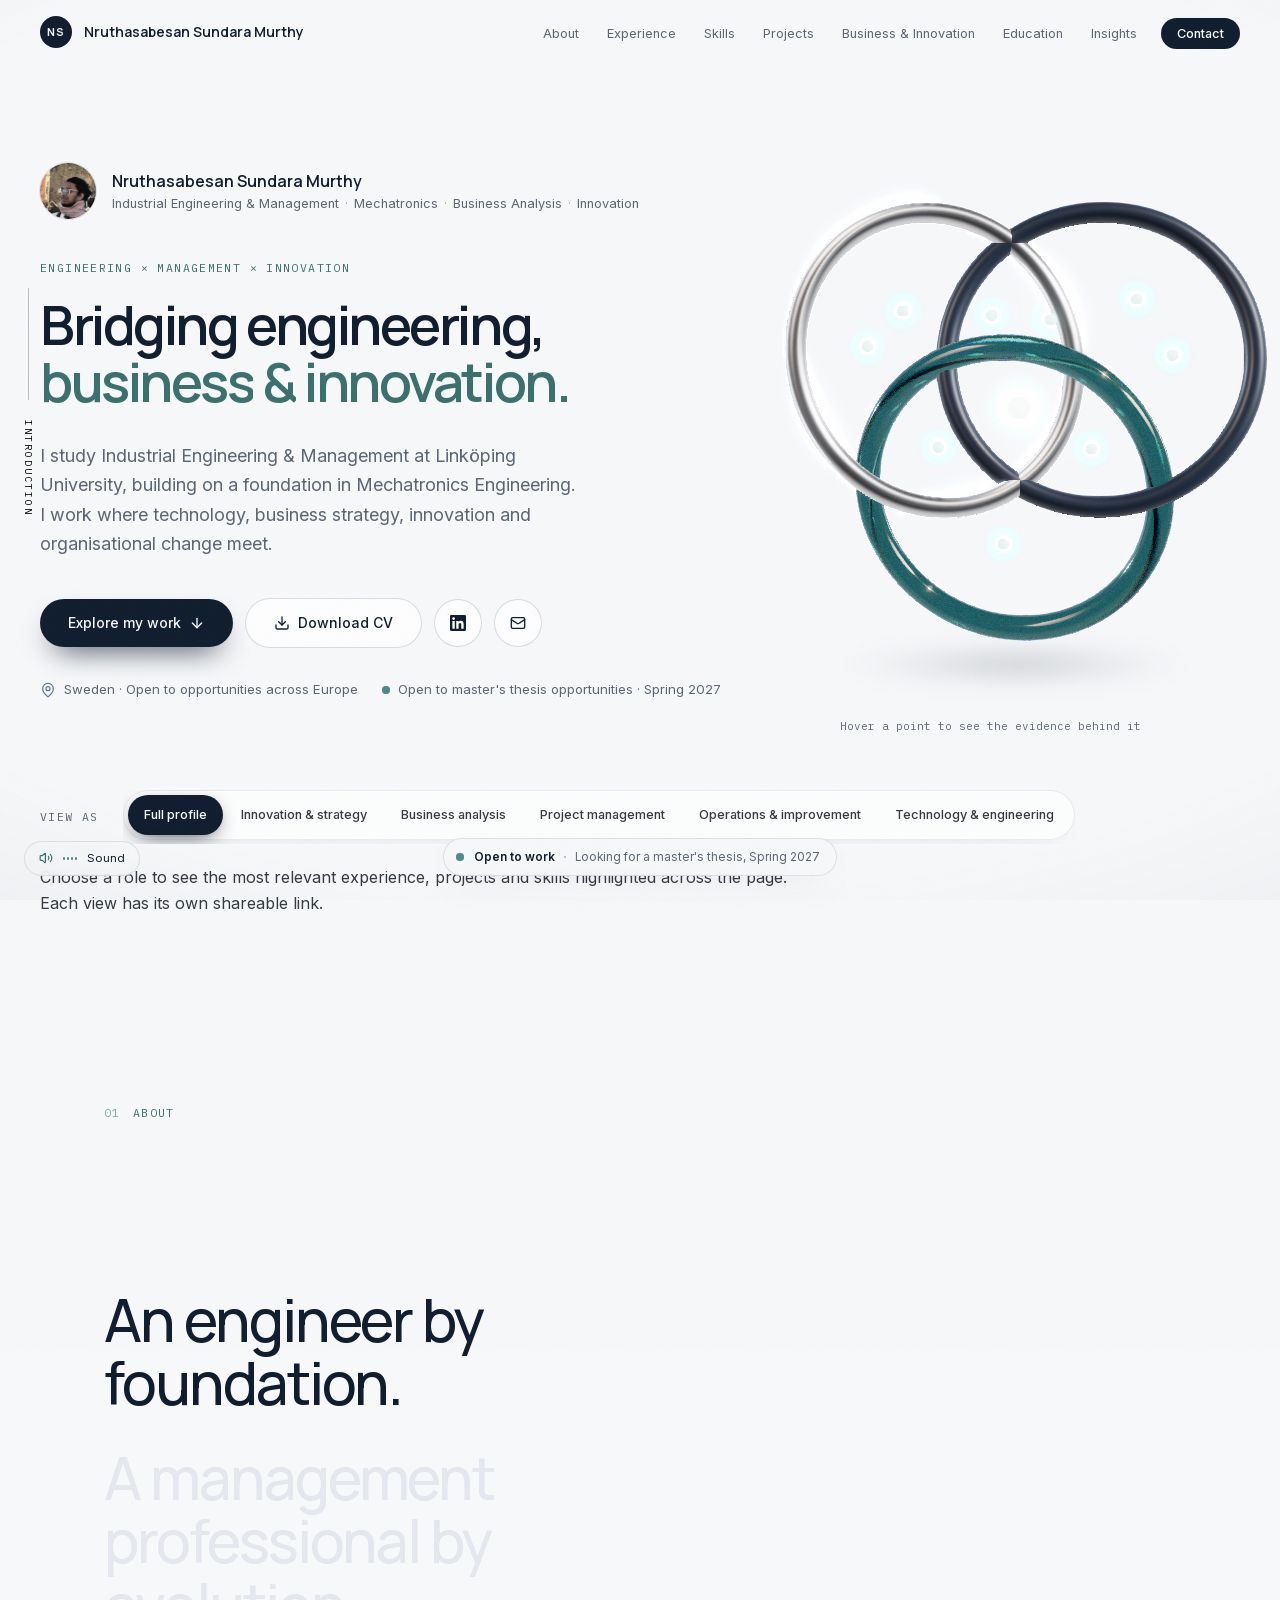
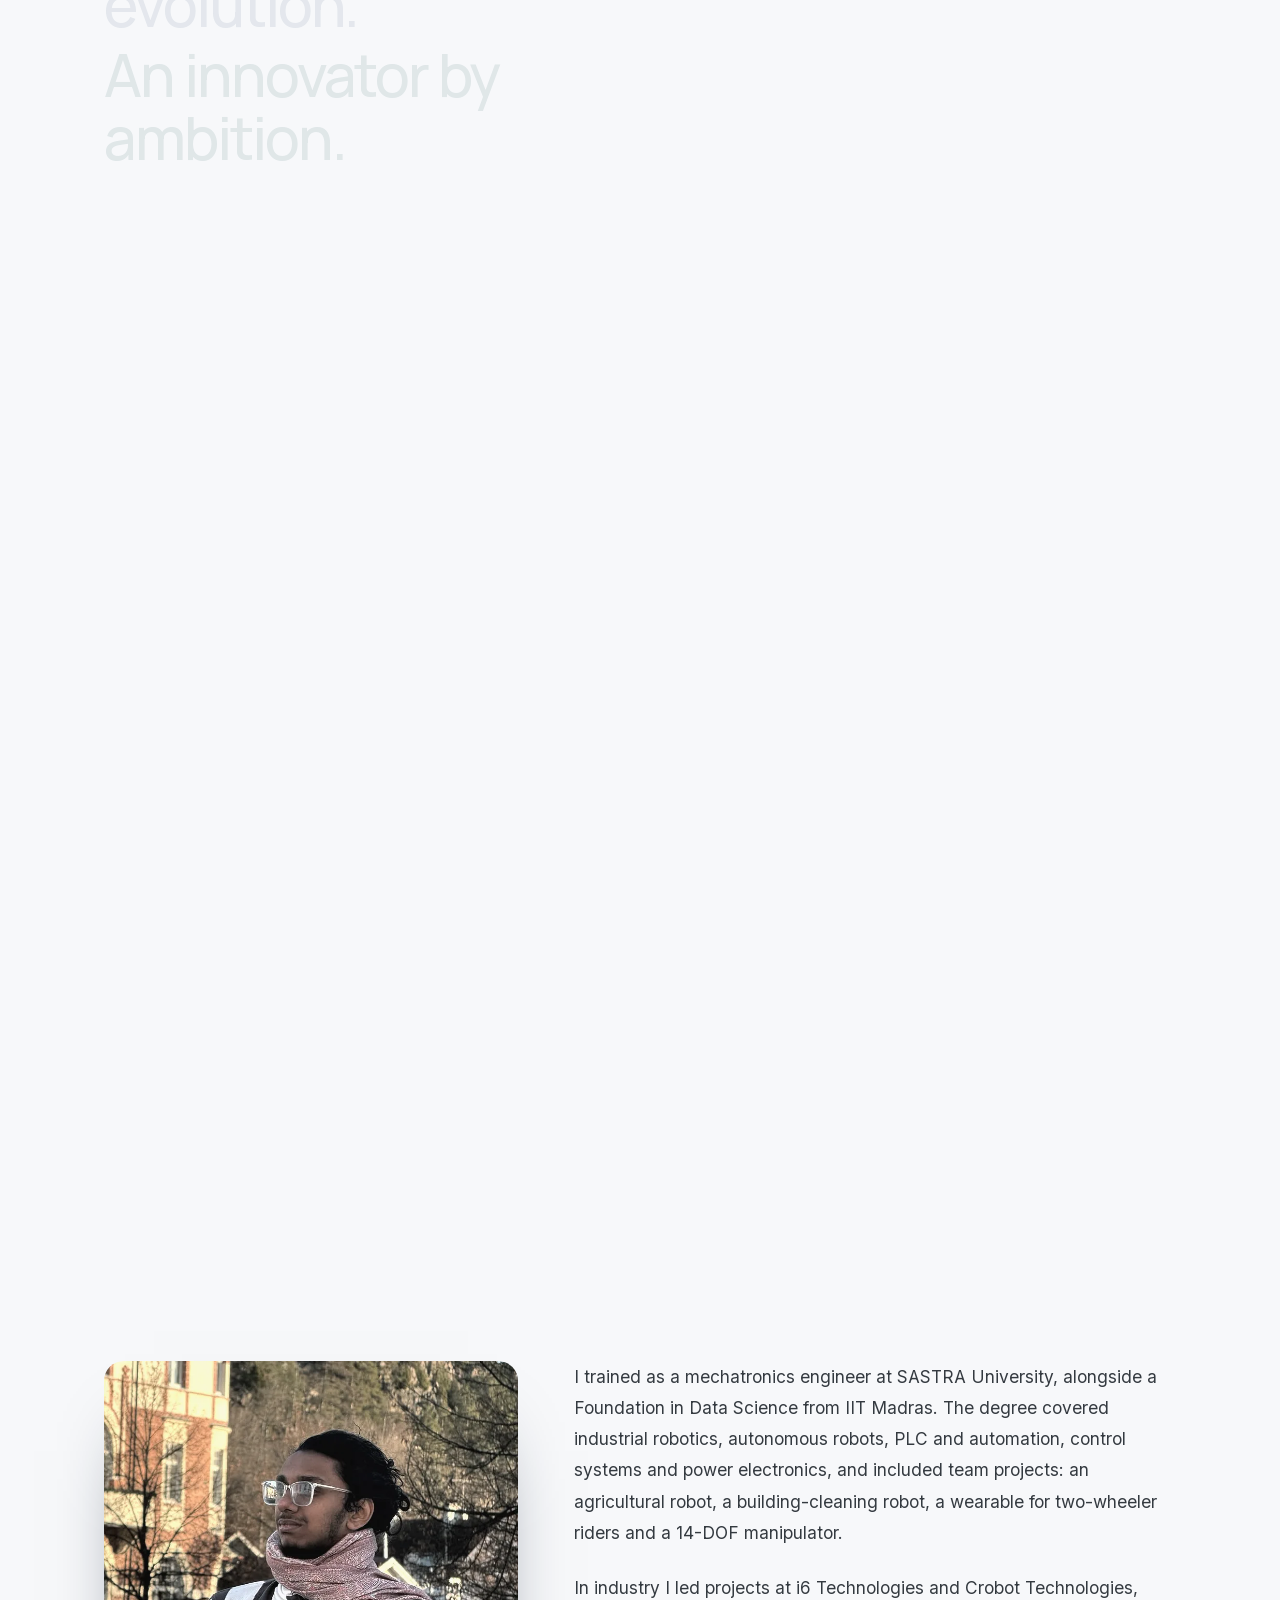
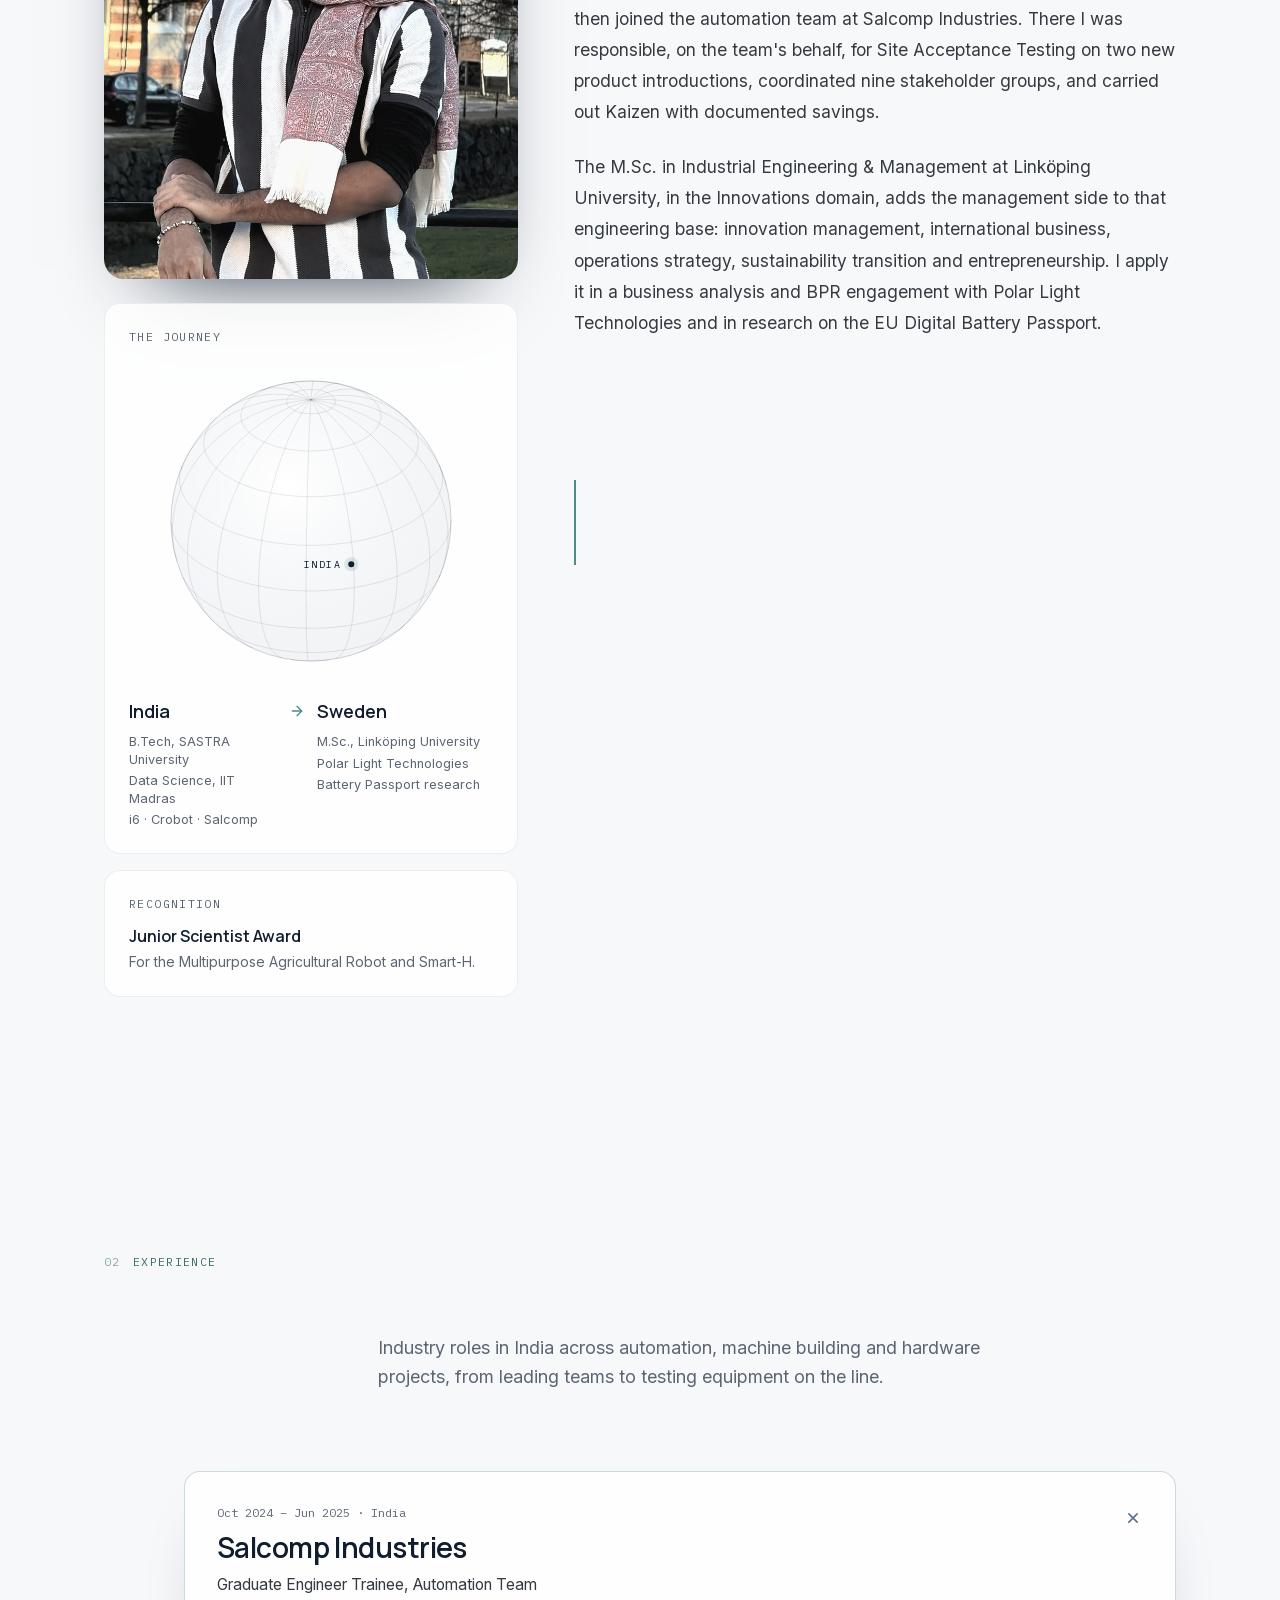
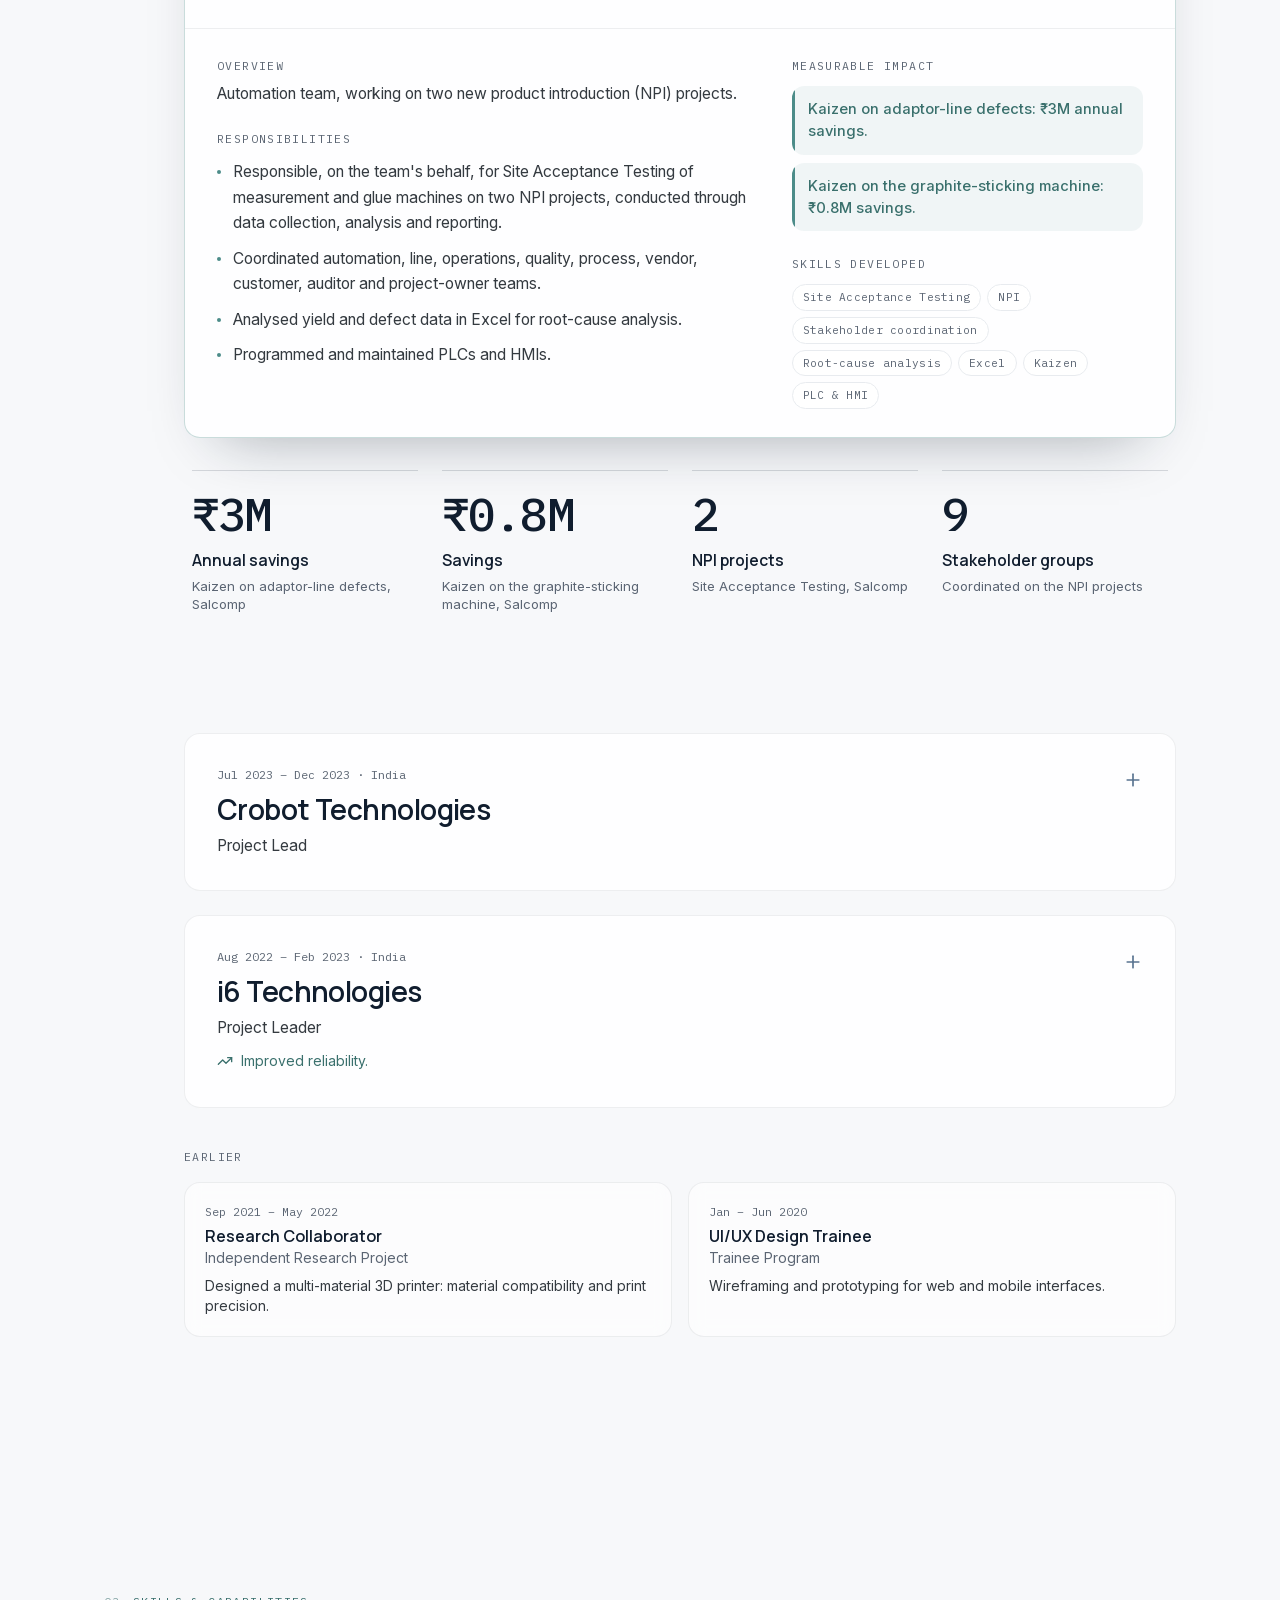
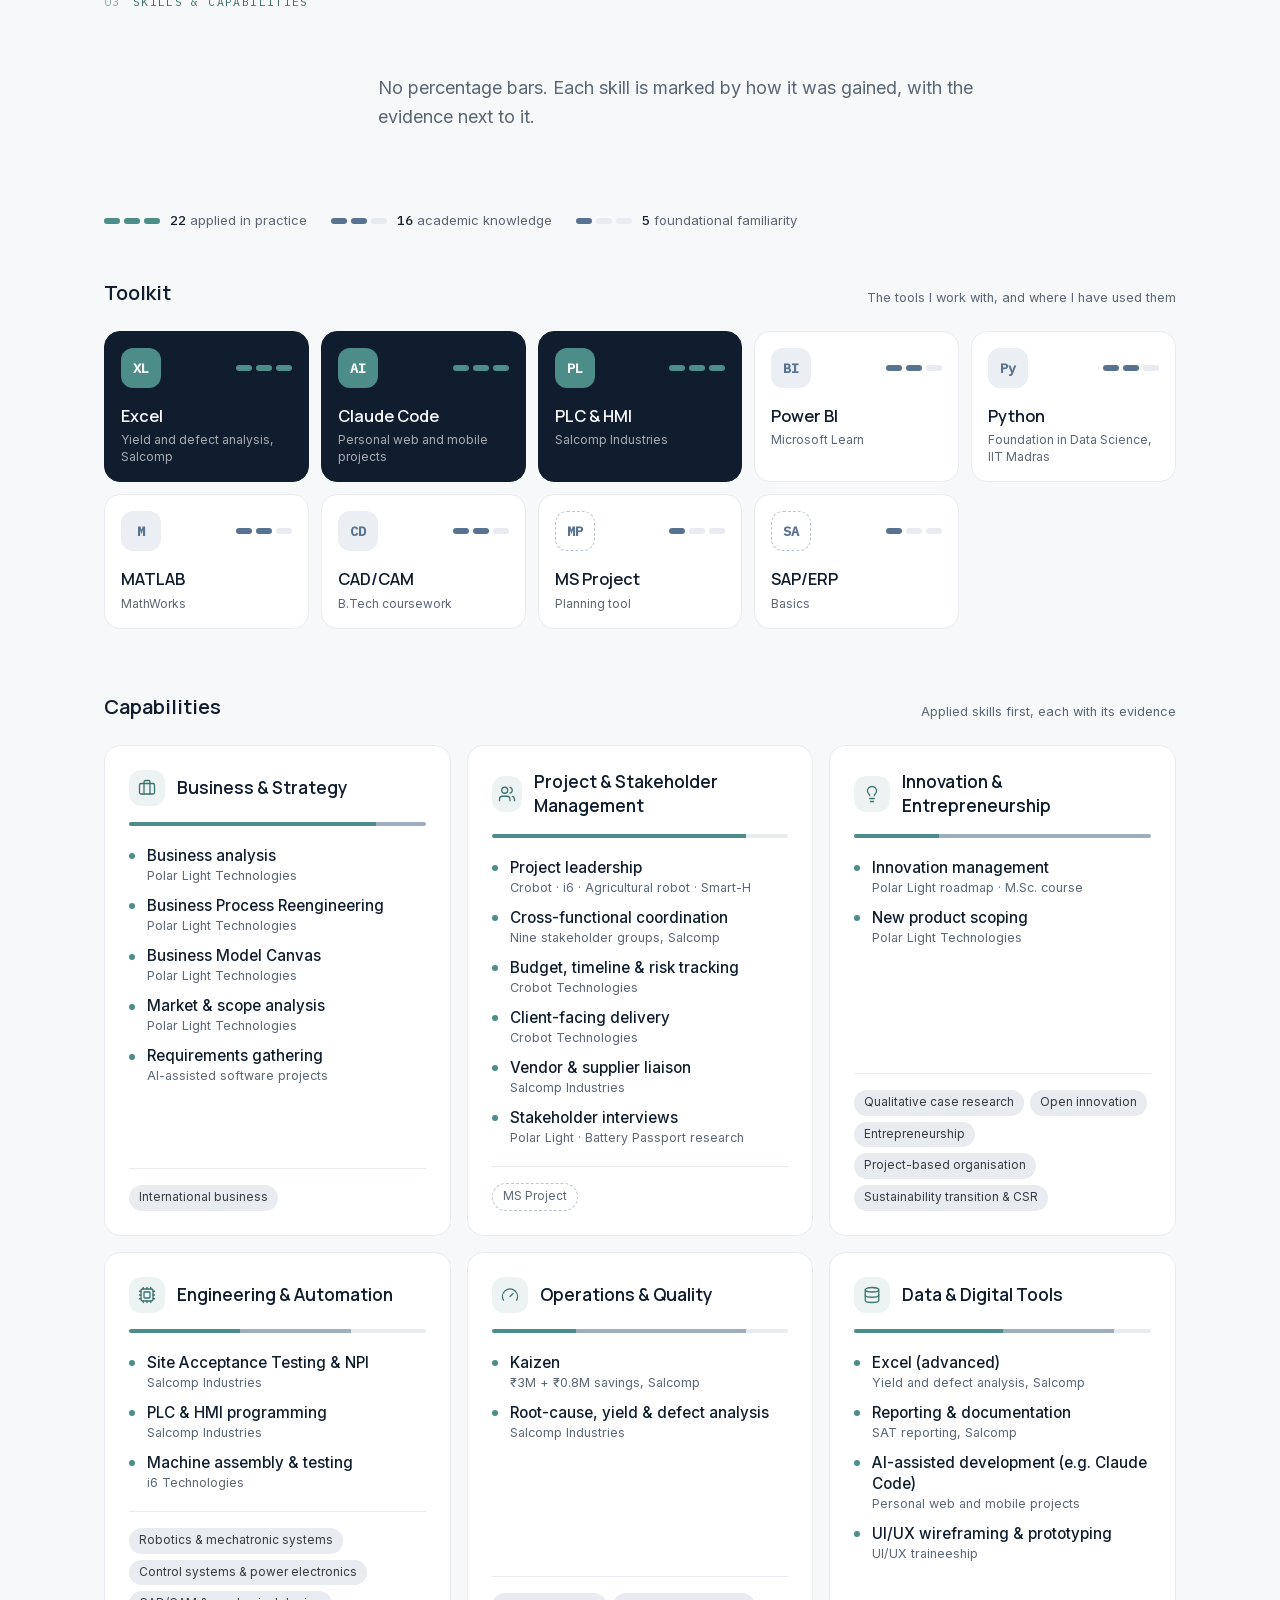
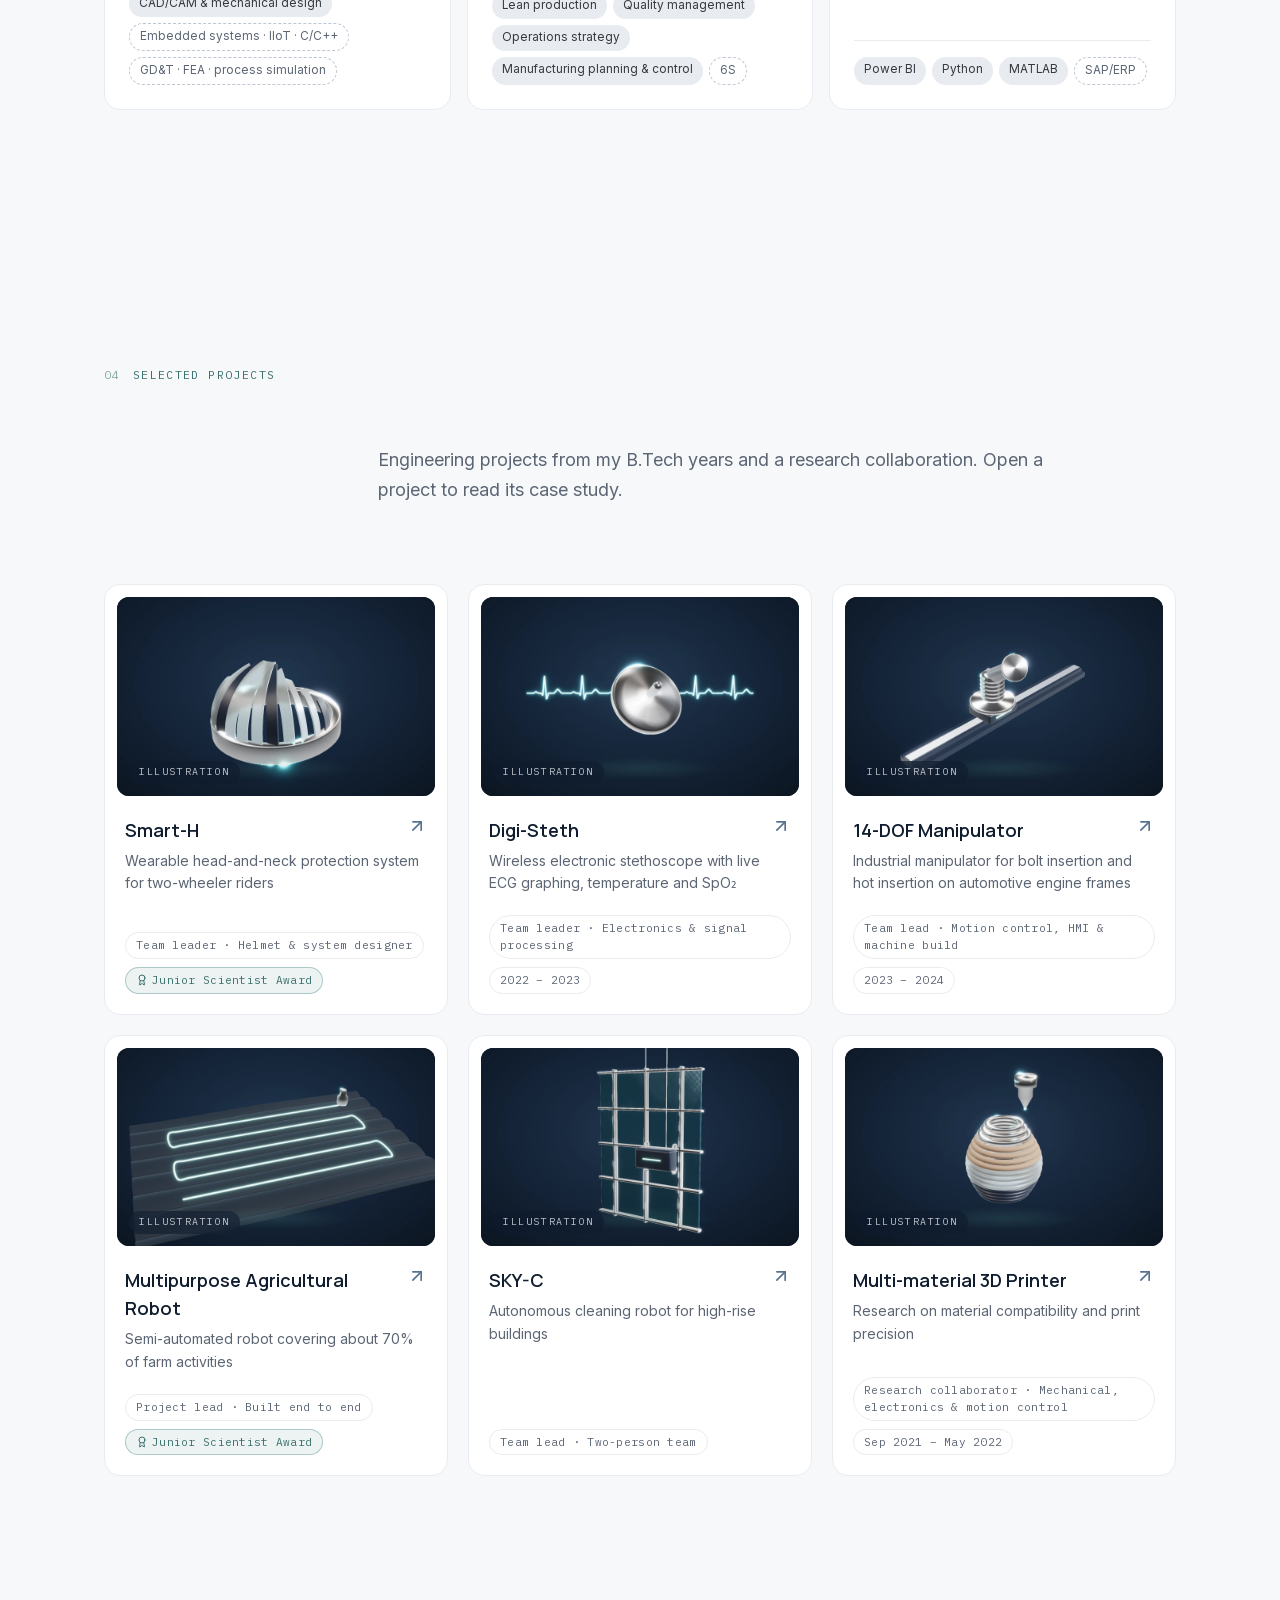
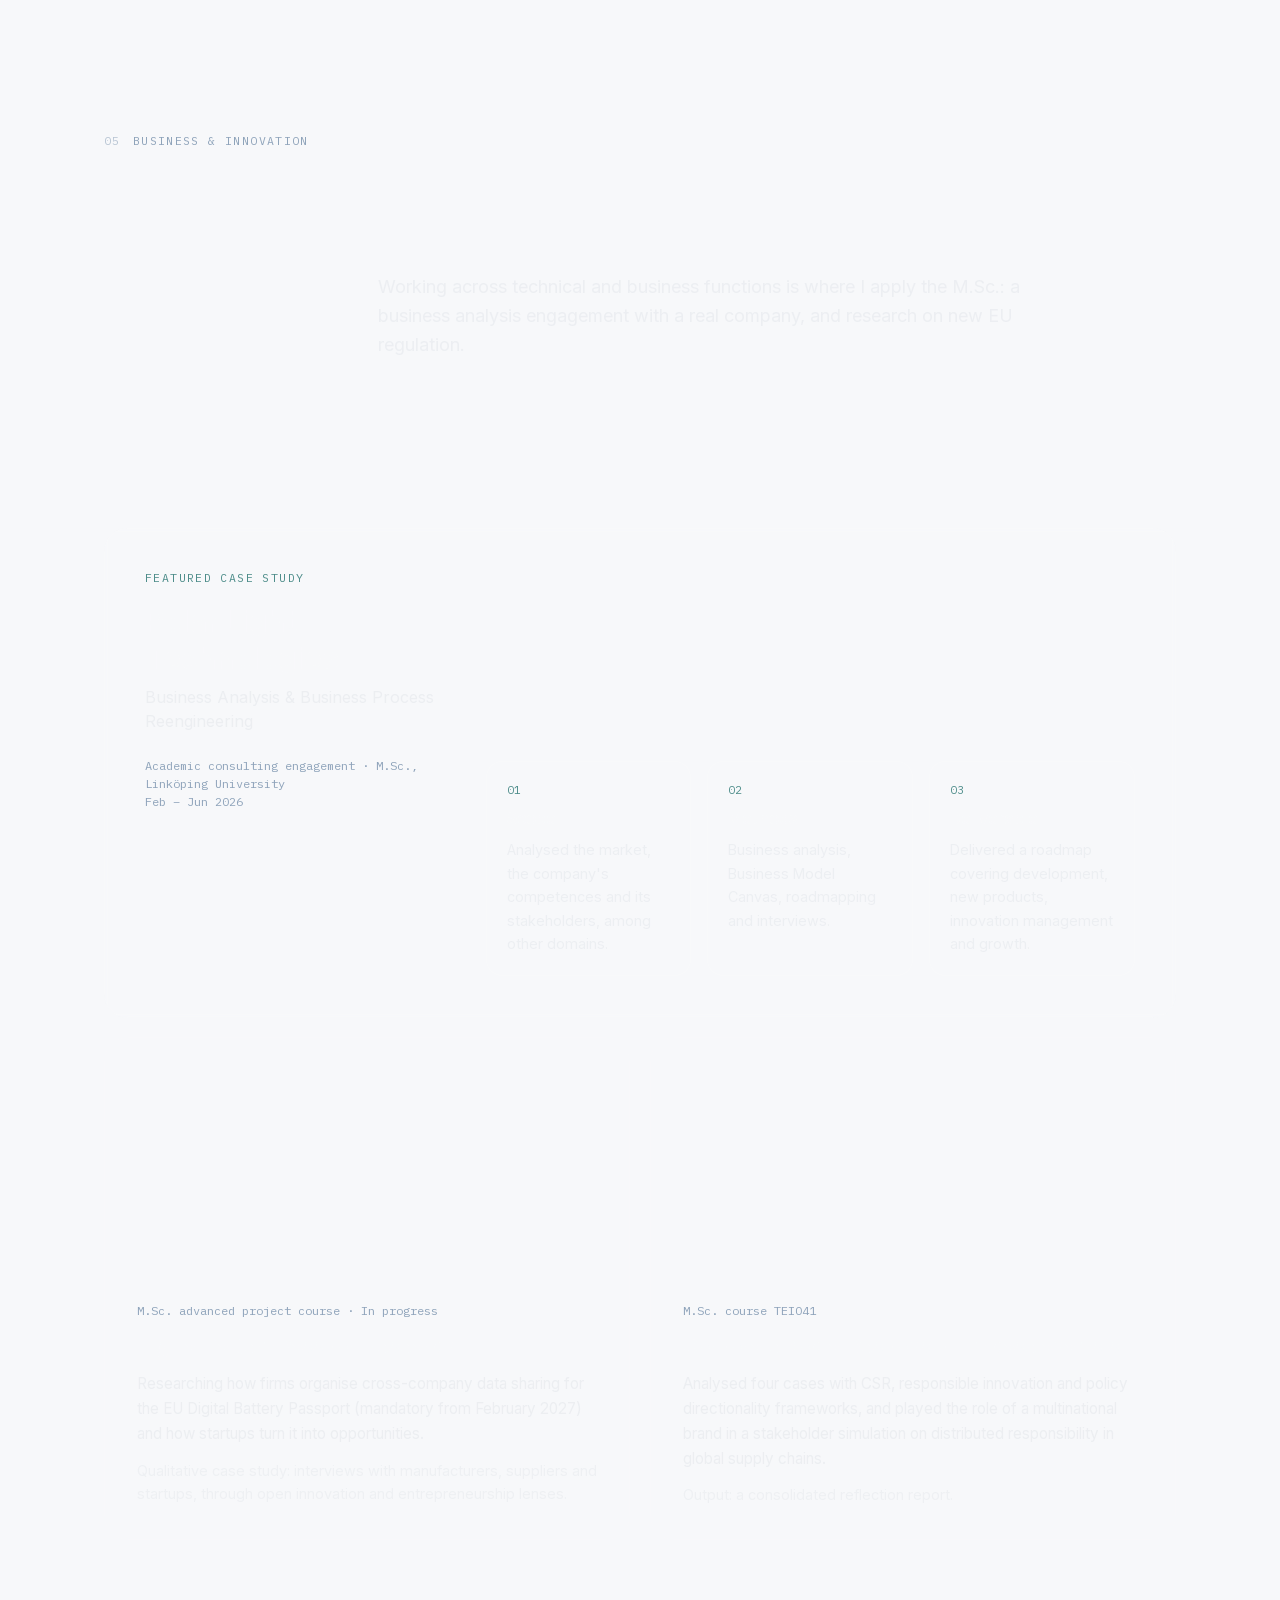
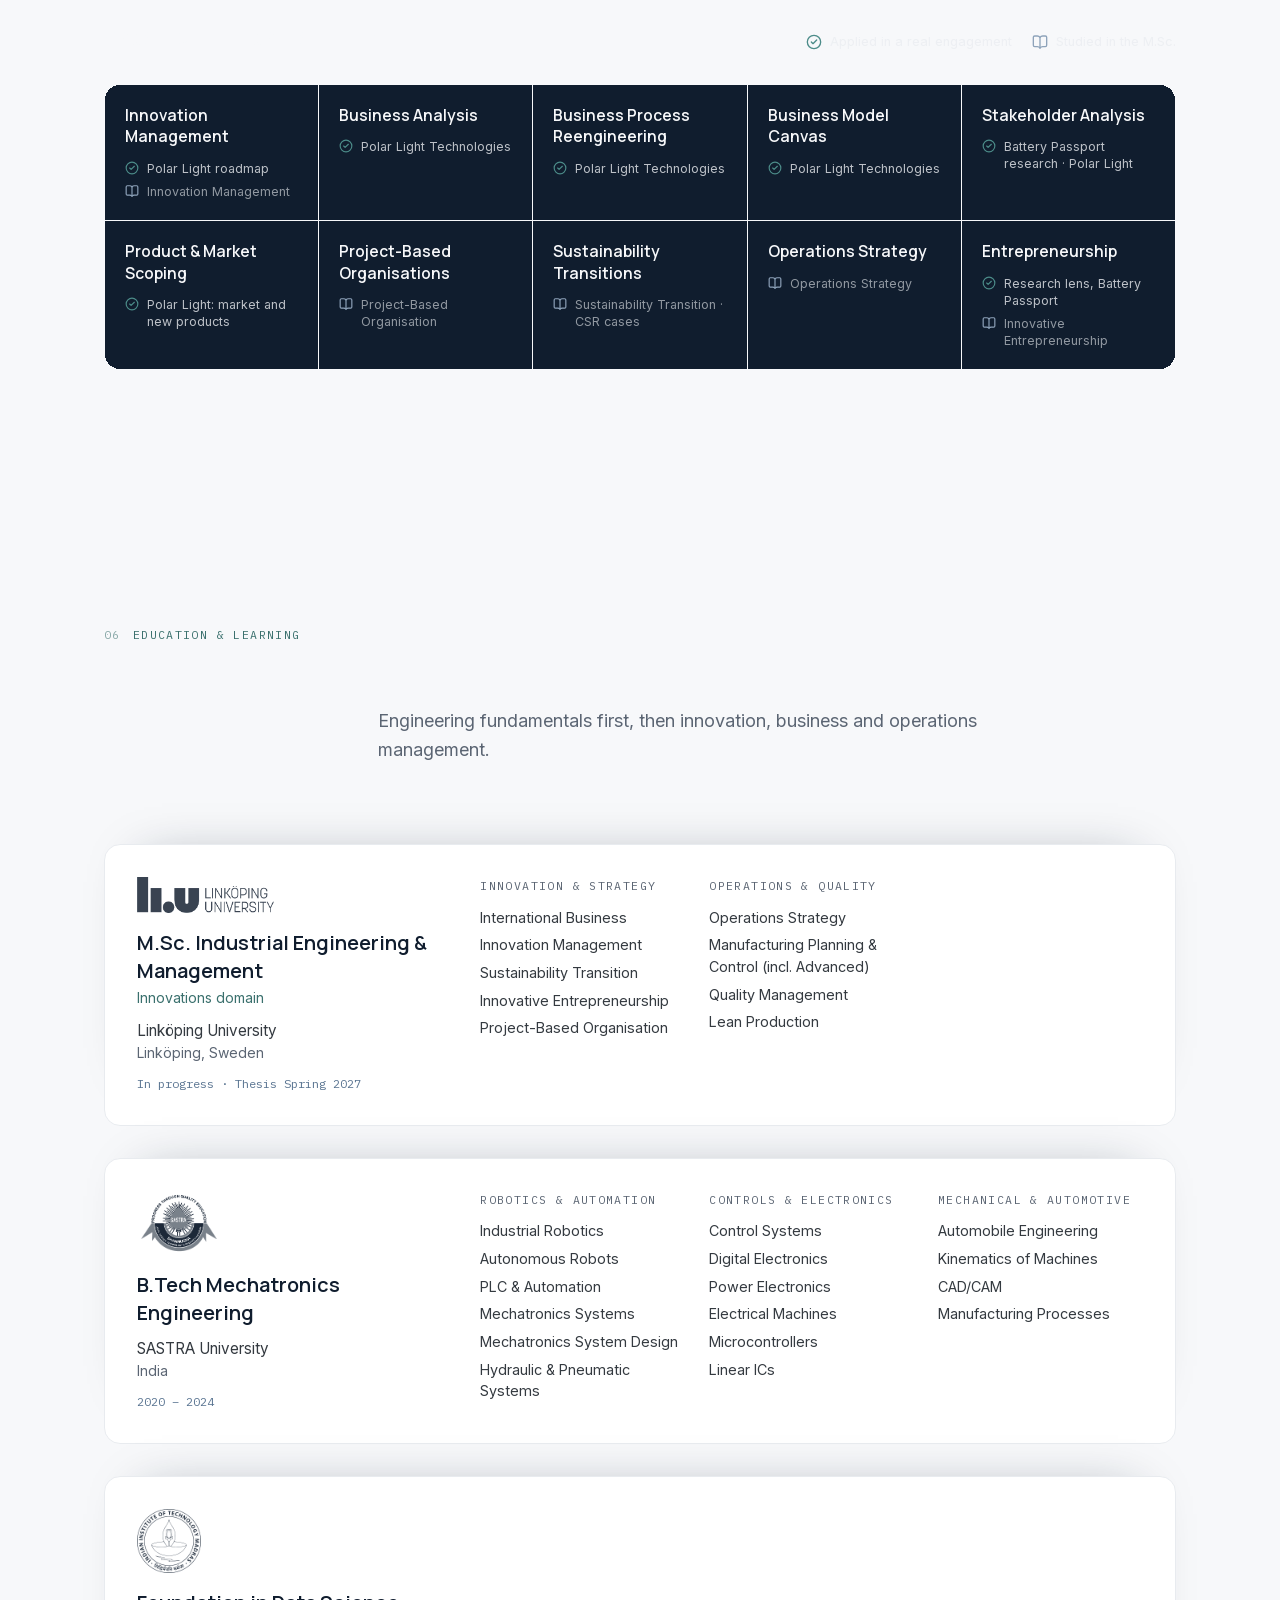
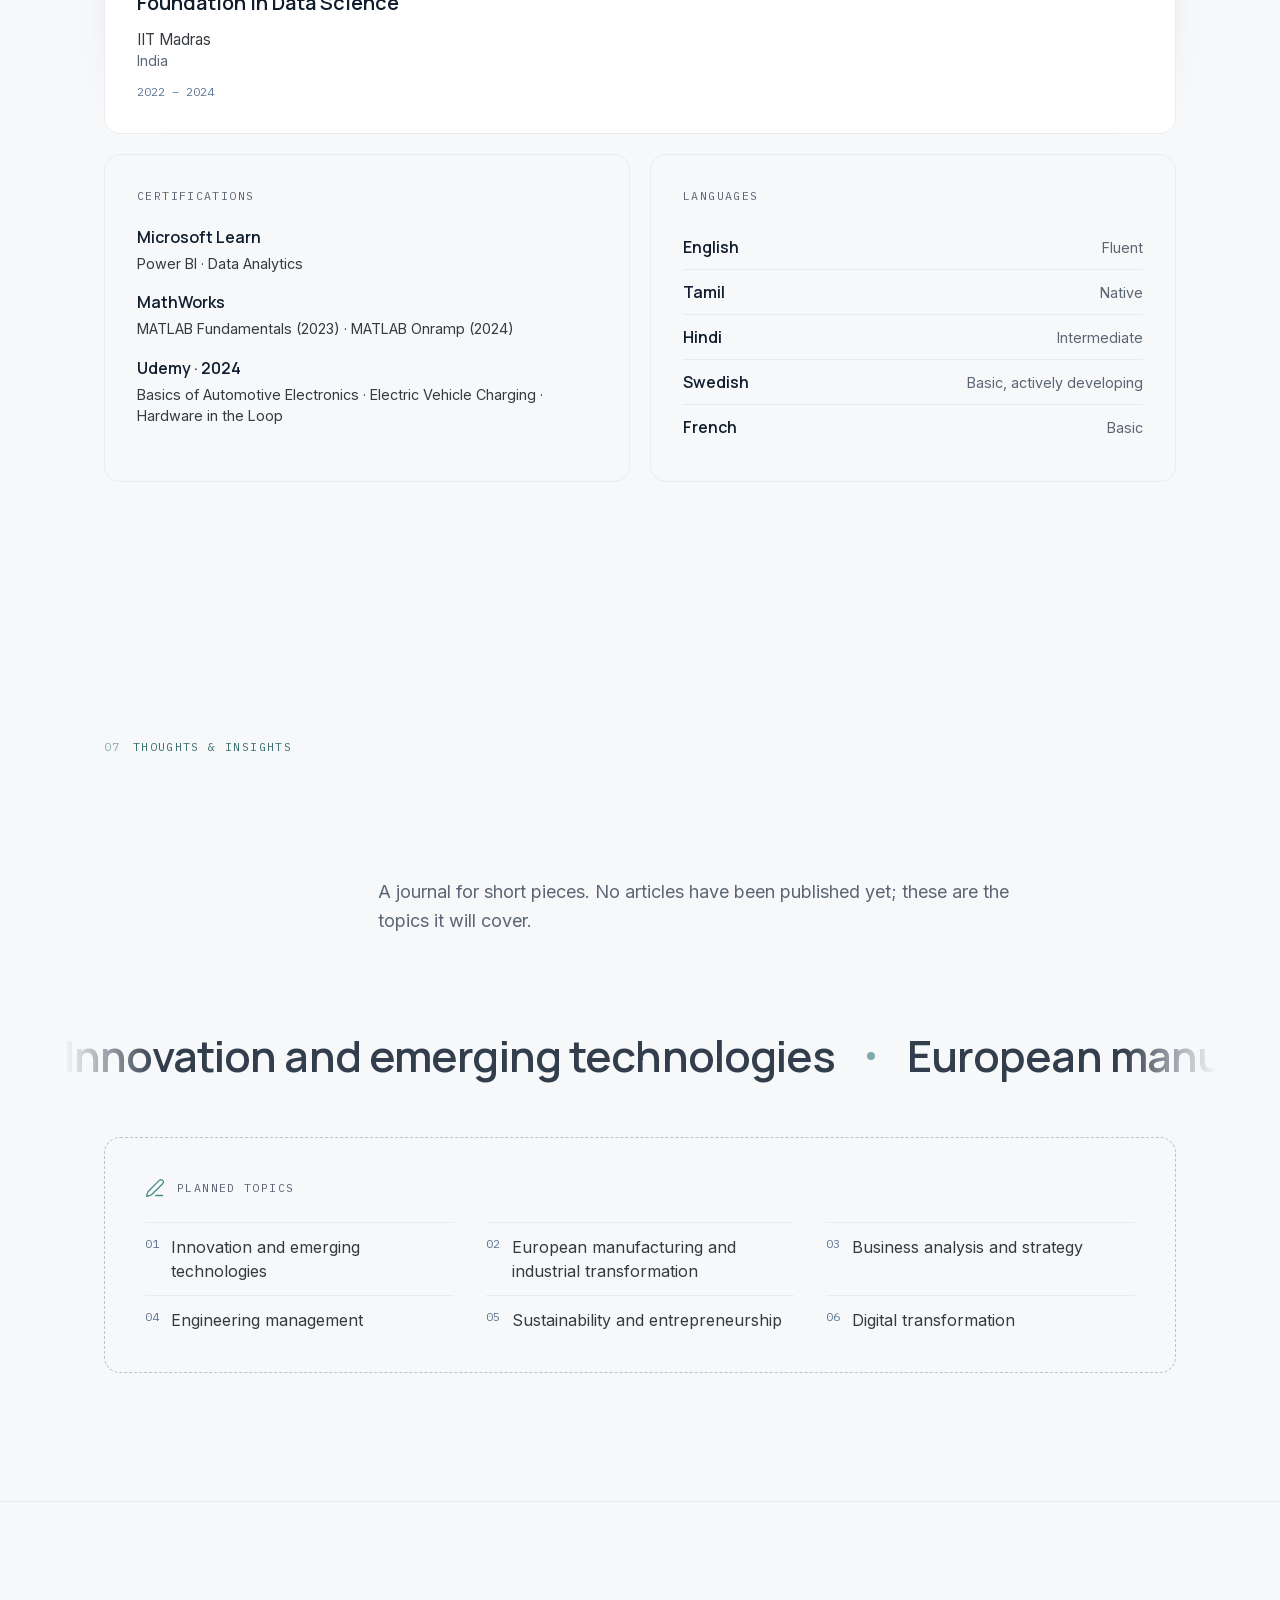
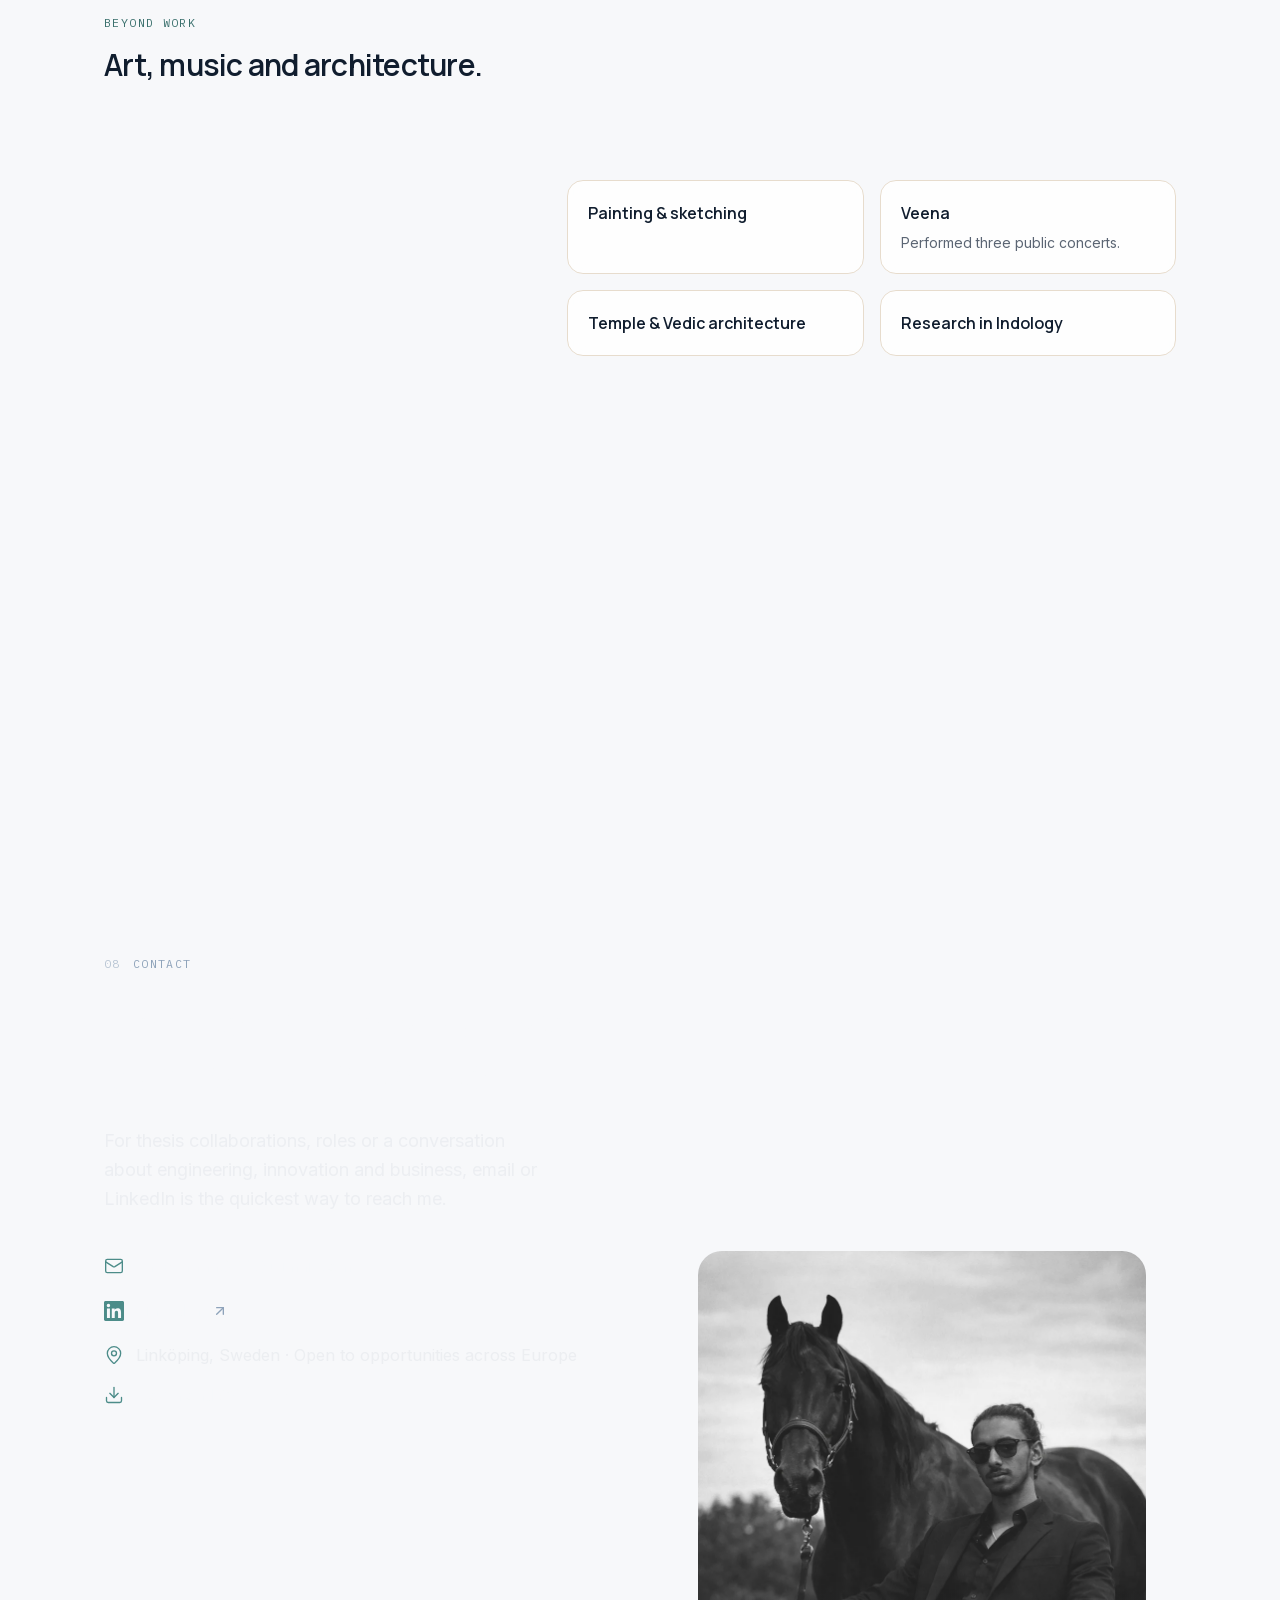
<file: index.html>
<!DOCTYPE html><html lang="en" class="hJlnFq_variable _0bjUvq_variable dgpupW_variable"><head><meta charSet="utf-8"/><meta name="viewport" content="width=device-width, initial-scale=1"/><link rel="preload" href="/_next/static/media/07c7676b89ed2778-s.p.2bn3s6zvc0dyp.woff2" as="font" crossorigin="" type="font/woff2"/><link rel="preload" href="/_next/static/media/82450a180bcad83c-s.p.0p-wng2nn8o-p.woff2" as="font" crossorigin="" type="font/woff2"/><link rel="preload" href="/_next/static/media/916cd8a3bde3edf8-s.p.0oace-s_gkfks.woff2" as="font" crossorigin="" type="font/woff2"/><link rel="preload" href="/_next/static/media/d6c1ff7e86974212-s.p.40sczeszzbjw1.woff2" as="font" crossorigin="" type="font/woff2"/><link rel="preload" href="/images/portrait-lg.webp" as="image" fetchPriority="high"/><link rel="preload" as="image" href="/images/portrait.webp"/><link rel="preload" as="image" href="/images/logos/liu.png"/><link rel="preload" as="image" href="/images/logos/sastra.png"/><link rel="preload" as="image" href="/images/logos/iitm.png"/><link rel="stylesheet" href="/_next/static/chunks/0crr9_min1eny.css" data-precedence="next"/><link rel="preload" as="script" fetchPriority="low" href="/_next/static/chunks/13yfvoe-sf31p.js"/><script src="/_next/static/chunks/2wkd0l_l56zu4.js" async=""></script><script src="/_next/static/chunks/3kznbi606ycjy.js" async=""></script><script src="/_next/static/chunks/turbopack-2u1d16houkiyo.js" async=""></script><script src="/_next/static/chunks/1ua2kfq9s-me6.js" async=""></script><script src="/_next/static/chunks/1le5wsw43-6v5.js" async=""></script><script src="/_next/static/chunks/1k_sk1545pmf5.js" async=""></script><meta name="theme-color" content="#101D2E"/><title>Nruthasabesan Sundara Murthy · Engineering, Business &amp; Innovation</title><meta name="description" content="Industrial Engineering &amp; Management (Linköping University) with a foundation in Mechatronics Engineering. Business analysis, innovation, project management and engineering experience. Based in Sweden, open to opportunities across Europe."/><meta name="author" content="Nruthasabesan Sundara Murthy"/><meta name="robots" content="index, follow"/><link rel="canonical" href="https://nruthasabesan.site"/><meta property="og:title" content="Nruthasabesan Sundara Murthy · Engineering, Business &amp; Innovation"/><meta property="og:description" content="Industrial Engineering &amp; Management (Linköping University) with a foundation in Mechatronics Engineering. Business analysis, innovation, project management and engineering experience. Based in Sweden, open to opportunities across Europe."/><meta property="og:url" content="https://nruthasabesan.site"/><meta property="og:site_name" content="Nruthasabesan Sundara Murthy"/><meta property="og:locale" content="en_GB"/><meta property="og:type" content="profile"/><meta name="twitter:card" content="summary"/><meta name="twitter:title" content="Nruthasabesan Sundara Murthy"/><meta name="twitter:description" content="Industrial Engineering &amp; Management (Linköping University) with a foundation in Mechatronics Engineering. Business analysis, innovation, project management and engineering experience. Based in Sweden, open to opportunities across Europe."/><link rel="icon" href="/favicon.ico?favicon.117ezoe8m31dk.ico" sizes="48x48" type="image/x-icon"/><meta name="next-size-adjust" content=""/><script src="/_next/static/chunks/0cz1d0mv5g_q7.js" noModule=""></script></head><body><div hidden=""><!--$--><!--/$--></div><noscript><style>.preloader{display:none!important}</style></noscript><script type="application/ld+json">{"@context":"https://schema.org","@type":"Person","name":"Nruthasabesan Sundara Murthy","url":"https://nruthasabesan.site","email":"mailto:sabesannat359c@gmail.com","sameAs":["https://www.linkedin.com/in/nruthasabesan-sundara-murthy-09a334269/"],"address":{"@type":"PostalAddress","addressLocality":"Linköping","addressCountry":"SE"},"alumniOf":["Linköping University","SASTRA University","IIT Madras"]}</script><div class="preloader fixed inset-0 z-[100] bg-paper" aria-hidden="false"><p class="sr-only" role="status">Loading</p><div class="pl-meta absolute inset-x-0 bottom-8 flex items-center justify-center gap-3 font-mono text-[0.68rem] uppercase tracking-[0.22em] text-slate"><span class="tabular-nums">000</span><span class="h-px w-8 bg-slate/40"></span><span>Nruthasabesan Sundara Murthy</span></div></div><div aria-hidden="true" class="preloader pointer-events-none fixed left-0 top-0 z-[100] overflow-hidden" style="visibility:hidden"><p class="font-display text-[clamp(1.6rem,3.9vw,4rem)] font-semibold leading-[1.05] tracking-[-0.035em] text-navy md:whitespace-nowrap">Nruthasabesan Sundara Murthy</p></div><div aria-hidden="true" class="preloader intro-disc fixed z-[101]" style="left:50%;top:46%;width:min(15rem, 52vw);height:min(15rem, 52vw);transform:translate(-50%, -50%)"><div class="h-full w-full overflow-hidden rounded-full shadow-[0_30px_70px_-30px_#101d2e66]"><img src="/images/portrait-lg.webp" alt="" class="h-full w-full object-cover" style="filter:blur(18px) saturate(0.5);transform:scale(1.06)"/></div><svg class="pl-ring pointer-events-none absolute -inset-4 h-[calc(100%+2rem)] w-[calc(100%+2rem)] -rotate-90" viewBox="0 0 100 100"><circle cx="50" cy="50" r="49" fill="none" stroke="#647f9c33" stroke-width="0.5"></circle><circle cx="50" cy="50" r="49" fill="none" stroke="#4c8c89" stroke-width="0.8" stroke-linecap="round" stroke-dasharray="307.8760800517997" stroke-dashoffset="307.8760800517997"></circle></svg></div><header class="fixed inset-x-0 top-0 z-50 transition-[transform,background-color,border-color] duration-500 ease-[cubic-bezier(.22,1,.36,1)]  border-b border-transparent"><a href="#main" class="sr-only focus:not-sr-only focus:absolute focus:left-4 focus:top-4 focus:rounded focus:bg-navy focus:px-3 focus:py-2 focus:text-paper">Skip to content</a><nav aria-label="Main" class="relative z-10 mx-auto flex h-16 max-w-7xl items-center justify-between px-6 md:px-10"><a href="#top" class="group flex items-center gap-3"><span aria-hidden="true" class="grid h-8 w-8 place-items-center rounded-full font-display text-[0.7rem] font-bold tracking-wider transition-[transform,background-color,color] duration-500 group-hover:scale-105 bg-navy text-paper">NS</span><span class="hidden font-display text-sm font-semibold transition-colors duration-500 sm:inline text-navy">Nruthasabesan Sundara Murthy</span><span class="sr-only sm:hidden">Nruthasabesan Sundara Murthy</span><span class="sr-only">, back to top</span></a><ul class="hidden items-center gap-1 lg:flex"><li><a href="#about" class="relative rounded-full px-3 py-1.5 text-[0.8rem] transition-colors text-muted hover:text-navy">About</a></li><li><a href="#experience" class="relative rounded-full px-3 py-1.5 text-[0.8rem] transition-colors text-muted hover:text-navy">Experience</a></li><li><a href="#skills" class="relative rounded-full px-3 py-1.5 text-[0.8rem] transition-colors text-muted hover:text-navy">Skills</a></li><li><a href="#projects" class="relative rounded-full px-3 py-1.5 text-[0.8rem] transition-colors text-muted hover:text-navy">Projects</a></li><li><a href="#business" class="relative rounded-full px-3 py-1.5 text-[0.8rem] transition-colors text-muted hover:text-navy">Business &amp; Innovation</a></li><li><a href="#education" class="relative rounded-full px-3 py-1.5 text-[0.8rem] transition-colors text-muted hover:text-navy">Education</a></li><li><a href="#insights" class="relative rounded-full px-3 py-1.5 text-[0.8rem] transition-colors text-muted hover:text-navy">Insights</a></li><li><a href="#contact" class="ml-2 rounded-full bg-navy px-4 py-2 text-[0.8rem] font-medium text-paper transition-colors hover:bg-navy-2">Contact</a></li></ul><button class="grid h-10 w-10 place-items-center rounded-full transition-colors lg:hidden text-navy" aria-expanded="false" aria-controls="mobile-menu" aria-label="Open menu"><svg xmlns="http://www.w3.org/2000/svg" width="24" height="24" viewBox="0 0 24 24" fill="none" stroke="currentColor" stroke-width="2" stroke-linecap="round" stroke-linejoin="round" class="lucide lucide-menu h-5 w-5" aria-hidden="true"><path d="M4 5h16"></path><path d="M4 12h16"></path><path d="M4 19h16"></path></svg></button></nav></header><main id="main" class="relative z-10"><section id="top" aria-label="Introduction" class="relative"><div aria-hidden="true" class="pointer-events-none absolute inset-x-0 bottom-0 h-24"></div><div class="relative mx-auto max-w-7xl px-6 pb-14 pt-28 md:px-10 md:pt-32"><div class="grid items-center gap-y-6 lg:grid-cols-12"><div class="relative z-10 lg:col-span-7"><div class="flex items-center gap-4"><div data-intro-avatar="true" class="relative z-10 h-14 w-14 shrink-0" style="opacity:0"><img alt="Portrait of Nruthasabesan Sundara Murthy" width="56" height="56" decoding="async" data-nimg="1" class="h-14 w-14 rounded-full object-cover ring-1 ring-navy/10" style="color:transparent" src="/images/portrait.webp"/></div><div><div><p data-intro-name="true" class="font-display text-base font-semibold text-navy" style="opacity:0">Nruthasabesan Sundara Murthy</p><div style="opacity:0"><p class="mt-0.5 flex flex-wrap gap-x-1.5 text-[0.8rem] leading-snug text-muted"><span class="whitespace-nowrap">Industrial Engineering &amp; Management<span class="ml-1.5 text-slate/60">·</span></span><span class="whitespace-nowrap">Mechatronics<span class="ml-1.5 text-slate/60">·</span></span><span class="whitespace-nowrap">Business Analysis<span class="ml-1.5 text-slate/60">·</span></span><span class="whitespace-nowrap">Innovation</span></p></div></div></div></div><p class="label mt-10 text-teal-deep" style="opacity:0;transform:translateY(18px)">Engineering × Management × Innovation</p><h1 class="hero-title mt-5 font-display font-semibold text-navy"><span class="block ">Bridging engineering,</span><span class="block text-teal-deep">business &amp; innovation.</span></h1><p class="mt-8 max-w-[34rem] text-[1.12rem] leading-relaxed text-muted" style="opacity:0;transform:translateY(18px)">I study Industrial Engineering &amp; Management at Linköping University, building on a foundation in Mechatronics Engineering. I work where technology, business strategy, innovation and organisational change meet.</p><div class="mt-10 flex flex-wrap items-center gap-3" style="opacity:0;transform:translateY(18px)"><span class="inline-block will-change-transform "><a href="#experience" class="group inline-flex items-center gap-2 rounded-full bg-navy px-7 py-3.5 text-sm font-medium text-paper shadow-[0_14px_30px_-14px_#101d2e] transition hover:bg-navy-2">Explore my work<svg xmlns="http://www.w3.org/2000/svg" width="24" height="24" viewBox="0 0 24 24" fill="none" stroke="currentColor" stroke-width="2" stroke-linecap="round" stroke-linejoin="round" class="lucide lucide-arrow-down h-4 w-4 transition-transform group-hover:translate-y-0.5" aria-hidden="true"><path d="M12 5v14"></path><path d="m19 12-7 7-7-7"></path></svg></a></span><span class="inline-block will-change-transform "><a href="/cv/Nruthasabesan-Sundara-Murthy-CV.pdf" download="" class="inline-flex items-center gap-2 rounded-full border border-navy/15 bg-white/70 px-7 py-3.5 text-sm font-medium text-navy backdrop-blur transition hover:border-navy/40"><svg xmlns="http://www.w3.org/2000/svg" width="24" height="24" viewBox="0 0 24 24" fill="none" stroke="currentColor" stroke-width="2" stroke-linecap="round" stroke-linejoin="round" class="lucide lucide-download h-4 w-4" aria-hidden="true"><path d="M12 15V3"></path><path d="M21 15v4a2 2 0 0 1-2 2H5a2 2 0 0 1-2-2v-4"></path><path d="m7 10 5 5 5-5"></path></svg>Download CV</a></span><span class="inline-block will-change-transform "><a href="https://www.linkedin.com/in/nruthasabesan-sundara-murthy-09a334269/" target="_blank" rel="noopener noreferrer" aria-label="LinkedIn profile (opens in a new tab)" class="grid h-12 w-12 place-items-center rounded-full border border-navy/15 bg-white/70 text-navy backdrop-blur transition hover:border-navy/40"><svg viewBox="0 0 24 24" fill="currentColor" class="h-4 w-4" aria-hidden="true"><path d="M20.45 20.45h-3.56v-5.57c0-1.33-.02-3.04-1.85-3.04-1.86 0-2.14 1.45-2.14 2.94v5.67H9.35V9h3.41v1.56h.05c.48-.9 1.64-1.85 3.37-1.85 3.6 0 4.27 2.37 4.27 5.46v6.28zM5.34 7.43a2.06 2.06 0 1 1 0-4.13 2.06 2.06 0 0 1 0 4.13zM7.12 20.45H3.56V9h3.56v11.45zM22.22 0H1.77C.79 0 0 .77 0 1.73v20.54C0 23.23.79 24 1.77 24h20.45c.98 0 1.78-.77 1.78-1.73V1.73C24 .77 23.2 0 22.22 0z"></path></svg></a></span><span class="inline-block will-change-transform "><a href="mailto:sabesannat359c@gmail.com" aria-label="Email sabesannat359c@gmail.com" class="grid h-12 w-12 place-items-center rounded-full border border-navy/15 bg-white/70 text-navy backdrop-blur transition hover:border-navy/40"><svg xmlns="http://www.w3.org/2000/svg" width="24" height="24" viewBox="0 0 24 24" fill="none" stroke="currentColor" stroke-width="2" stroke-linecap="round" stroke-linejoin="round" class="lucide lucide-mail h-4 w-4" aria-hidden="true"><path d="m22 7-8.991 5.727a2 2 0 0 1-2.009 0L2 7"></path><rect x="2" y="4" width="20" height="16" rx="2"></rect></svg></a></span></div><div class="mt-8 flex flex-wrap items-center gap-x-6 gap-y-3 text-[0.82rem] text-muted" style="opacity:0;transform:translateY(18px)"><span class="inline-flex items-center gap-2"><svg xmlns="http://www.w3.org/2000/svg" width="24" height="24" viewBox="0 0 24 24" fill="none" stroke="currentColor" stroke-width="1.75" stroke-linecap="round" stroke-linejoin="round" class="lucide lucide-map-pin h-4 w-4 text-slate" aria-hidden="true"><path d="M20 10c0 4.993-5.539 10.193-7.399 11.799a1 1 0 0 1-1.202 0C9.539 20.193 4 14.993 4 10a8 8 0 0 1 16 0"></path><circle cx="12" cy="10" r="3"></circle></svg>Sweden · <!-- -->Open to opportunities across Europe</span><span class="inline-flex items-center gap-2"><span class="relative flex h-2 w-2"><span class="absolute inline-flex h-full w-full animate-ping rounded-full bg-teal opacity-60 motion-reduce:hidden"></span><span class="relative inline-flex h-2 w-2 rounded-full bg-teal"></span></span>Open to master&#x27;s thesis opportunities · Spring 2027</span></div></div><div class="relative lg:col-span-5"><div class="hero-anchor relative mx-auto aspect-square w-full max-w-[34rem] lg:-mr-6 lg:w-[110%] lg:max-w-none"><div aria-hidden="true" class="hero-floor"></div></div></div></div><div class="mt-14" style="opacity:0;transform:translateY(18px)"><div class="flex flex-col gap-4 lg:flex-row lg:items-center lg:gap-6"><p class="label shrink-0 text-muted">View as</p><div class="-mx-6 overflow-x-auto px-6 pb-1 [scrollbar-width:none] lg:mx-0 lg:px-0"><div role="radiogroup" aria-label="Tailor this page to a role" class="segmented"><button role="radio" aria-checked="true" tabindex="0" class="relative z-0 whitespace-nowrap rounded-full px-4 py-2.5 text-[0.8rem] font-medium transition-colors duration-300 text-paper"><span class="absolute inset-0 -z-10 rounded-full bg-navy shadow-[0_6px_20px_-8px_#101d2e]"></span>Full profile</button><button role="radio" aria-checked="false" tabindex="-1" class="relative z-0 whitespace-nowrap rounded-full px-4 py-2.5 text-[0.8rem] font-medium transition-colors duration-300 text-graphite hover:text-navy">Innovation &amp; strategy</button><button role="radio" aria-checked="false" tabindex="-1" class="relative z-0 whitespace-nowrap rounded-full px-4 py-2.5 text-[0.8rem] font-medium transition-colors duration-300 text-graphite hover:text-navy">Business analysis</button><button role="radio" aria-checked="false" tabindex="-1" class="relative z-0 whitespace-nowrap rounded-full px-4 py-2.5 text-[0.8rem] font-medium transition-colors duration-300 text-graphite hover:text-navy">Project management</button><button role="radio" aria-checked="false" tabindex="-1" class="relative z-0 whitespace-nowrap rounded-full px-4 py-2.5 text-[0.8rem] font-medium transition-colors duration-300 text-graphite hover:text-navy">Operations &amp; improvement</button><button role="radio" aria-checked="false" tabindex="-1" class="relative z-0 whitespace-nowrap rounded-full px-4 py-2.5 text-[0.8rem] font-medium transition-colors duration-300 text-graphite hover:text-navy">Technology &amp; engineering</button></div></div></div><div class="mt-5 min-h-[3.5rem] max-w-3xl"><p class="text-[1rem] leading-relaxed text-graphite" aria-live="polite" style="opacity:0;filter:blur(4px);transform:translateY(8px)">Choose a role to see the most relevant experience, projects and skills highlighted across the page. Each view has its own shareable link.</p></div></div></div></section><section id="about" aria-labelledby="about-title" class=""><div class="mx-auto max-w-6xl px-6 py-24 md:px-10 md:py-32"><div class="" style="opacity:0;transform:translateY(18px)"><div class="grid gap-6 md:grid-cols-12"><p class="label md:col-span-3 text-teal-deep"><span class="mr-3 opacity-60">01</span>About</p><div class="md:col-span-9"><h2 class="section-title font-display font-semibold text-navy" id="about-title">Who I am.</h2></div></div></div><div class="mt-14 md:mt-20"><div class="relative grid items-center gap-8 py-4 md:min-h-[62svh] md:grid-cols-12"><p class="font-display font-medium md:col-span-7"><span class="stmt-line block text-[clamp(2.1rem,4.6vw,4.4rem)] leading-[1.08] tracking-[-0.035em] text-navy ">An engineer by foundation.</span><span class="stmt-line block text-[clamp(2.1rem,4.6vw,4.4rem)] leading-[1.08] tracking-[-0.035em] text-slate mt-3">A management professional by evolution.</span><span class="stmt-line block text-[clamp(2.1rem,4.6vw,4.4rem)] leading-[1.08] tracking-[-0.035em] text-teal-deep mt-3">An innovator by ambition.</span></p><div class="md:col-span-5"><div class="relative mx-auto aspect-square w-full max-w-[26rem]" aria-hidden="true"></div></div></div><div class="mt-16 grid gap-14 md:mt-20 md:grid-cols-12"><div class="md:col-span-5"><div class="" style="opacity:0;transform:translateY(18px)"><figure class="relative mb-6 aspect-[4/5] overflow-hidden rounded-[1.25rem] shadow-[0_40px_80px_-50px_#101d2e]"><img alt="Portrait of Nruthasabesan Sundara Murthy outdoors, in a striped top and a patterned scarf" loading="lazy" decoding="async" data-nimg="fill" class="object-cover" style="position:absolute;height:100%;width:100%;left:0;top:0;right:0;bottom:0;color:transparent" src="/images/about-pro.webp"/></figure></div><div class="" style="opacity:0;transform:translateY(18px)"><div class="rounded-2xl border border-navy/[0.07] bg-white/80 p-6 backdrop-blur"><p class="label text-muted">The journey</p><div class="mx-auto mt-4 max-w-[20rem]"><svg viewBox="0 0 320 320" class="h-auto w-full" aria-hidden="true"><defs><radialGradient id="globe-shade" cx="42%" cy="38%" r="65%"><stop offset="0%" stop-color="#ffffff" stop-opacity="0.9"></stop><stop offset="100%" stop-color="#e8ebef" stop-opacity="0.6"></stop></radialGradient></defs><circle cx="160" cy="160" r="140" fill="url(#globe-shade)" stroke="#101d2e" stroke-opacity="0.18"></circle><path fill="none" stroke="#101d2e" stroke-opacity="0.12" stroke-width="0.8"></path><path fill="none" stroke="#3a706d" stroke-width="1.8" stroke-linecap="round"></path><g><circle r="7" fill="#4c8c89" fill-opacity="0.18"></circle><circle r="3" fill="#101d2e"></circle><text x="-10" y="4" text-anchor="end" class="font-mono" font-size="10" letter-spacing="1.5" fill="#101d2e">INDIA</text></g><g><circle r="8" fill="#4c8c89" fill-opacity="0.22"></circle><circle r="3.4" fill="#3a706d"></circle><text x="10" y="-8" class="font-mono" font-size="10" letter-spacing="1.5" fill="#3a706d">SWEDEN</text></g></svg></div><ol class="mt-4 flex items-stretch gap-3"><li class="flex flex-1 items-stretch gap-3"><div class="flex-1"><p class="font-display text-lg font-semibold text-navy">India</p><ul class="mt-2 space-y-1 text-[0.8rem] leading-snug text-muted"><li>B.Tech, SASTRA University</li><li>Data Science, IIT Madras</li><li>i6 · Crobot · Salcomp</li></ul></div><svg xmlns="http://www.w3.org/2000/svg" width="24" height="24" viewBox="0 0 24 24" fill="none" stroke="currentColor" stroke-width="2" stroke-linecap="round" stroke-linejoin="round" class="lucide lucide-arrow-right mt-1.5 h-4 w-4 shrink-0 text-teal" aria-label="then"><path d="M5 12h14"></path><path d="m12 5 7 7-7 7"></path></svg></li><li class="flex flex-1 items-stretch gap-3"><div class="flex-1"><p class="font-display text-lg font-semibold text-navy">Sweden</p><ul class="mt-2 space-y-1 text-[0.8rem] leading-snug text-muted"><li>M.Sc., Linköping University</li><li>Polar Light Technologies</li><li>Battery Passport research</li></ul></div></li></ol></div></div><div class="" style="opacity:0;transform:translateY(18px)"><div class="mt-4 rounded-2xl border border-navy/[0.07] bg-white/80 p-6 backdrop-blur"><p class="label text-muted">Recognition</p><p class="mt-3 font-display font-semibold text-navy">Junior Scientist Award</p><p class="mt-1 text-sm text-muted">For the <!-- -->Multipurpose Agricultural Robot and Smart-H<!-- -->.</p></div></div></div><div class="md:col-span-7"><div class="space-y-6 text-[1.08rem] leading-[1.8] text-graphite"><div class="" style="opacity:0;transform:translateY(18px)"><p>I trained as a mechatronics engineer at SASTRA University, alongside a Foundation in Data Science from IIT Madras. The degree covered industrial robotics, autonomous robots, PLC and automation, control systems and power electronics, and included team projects: an agricultural robot, a building-cleaning robot, a wearable for two-wheeler riders and a 14-DOF manipulator.</p></div><div class="" style="opacity:0;transform:translateY(18px)"><p>In industry I led projects at i6 Technologies and Crobot Technologies, then joined the automation team at Salcomp Industries. There I was responsible, on the team&#x27;s behalf, for Site Acceptance Testing on two new product introductions, coordinated nine stakeholder groups, and carried out Kaizen with documented savings.</p></div><div class="" style="opacity:0;transform:translateY(18px)"><p>The M.Sc. in Industrial Engineering &amp; Management at Linköping University, in the Innovations domain, adds the management side to that engineering base: innovation management, international business, operations strategy, sustainability transition and entrepreneurship. I apply it in a business analysis and BPR engagement with Polar Light Technologies and in research on the EU Digital Battery Passport.</p></div><div class="" style="opacity:0;transform:translateY(18px)"><p>I am building my career in Europe, with Sweden first, in roles that connect engineering, business strategy, innovation and management.</p></div></div><p class="mt-14 border-l-2 border-teal pl-6 font-display text-[clamp(1.6rem,2.6vw,2.3rem)] font-medium leading-[1.2] tracking-[-0.025em] text-navy">Not a move away from engineering. An expansion of it.</p></div></div></div></div></section><section id="experience" aria-labelledby="experience-title" class=""><div class="mx-auto max-w-6xl px-6 py-24 md:px-10 md:py-32"><div class="" style="opacity:0;transform:translateY(18px)"><div class="grid gap-6 md:grid-cols-12"><p class="label md:col-span-3 text-teal-deep"><span class="mr-3 opacity-60">02</span>Experience</p><div class="md:col-span-9"><h2 class="section-title font-display font-semibold text-navy" id="experience-title">Where I have worked.</h2><p class="mt-5 max-w-2xl text-lg leading-relaxed text-muted">Industry roles in India across automation, machine building and hardware projects, from leading teams to testing equipment on the line.</p></div></div></div><div class="mt-14 md:mt-20"><div class="relative"><div aria-hidden="true" class="absolute bottom-0 left-0 top-0 w-8 md:w-12 border-l border-mist"></div><ol class="relative"><li data-rail-stop="true" class="relative pb-6 pl-12 md:pl-20 lens-on"><span class="absolute -left-[5px] top-7 h-[9px] w-[9px] rounded-full border-2 border-teal bg-teal" aria-hidden="true"></span><div class="" style="opacity:0;transform:translateY(18px)"><div class="overflow-hidden rounded-2xl border bg-white/85 backdrop-blur transition-[box-shadow,border-color] duration-500 border-teal/30 shadow-[0_30px_60px_-36px_#101d2e66]" style="border-radius:16px"><button aria-expanded="true" aria-controls="exp-salcomp" class="flex w-full items-start justify-between gap-6 p-6 text-left md:p-8"><div><p class="font-mono text-[0.75rem] text-muted">Oct 2024 – Jun 2025<!-- --> · <!-- -->India</p><h3 class="mt-1 font-display text-[clamp(1.35rem,2.2vw,1.9rem)] font-semibold tracking-[-0.02em] text-navy">Salcomp Industries</h3><p class="mt-1 text-[0.98rem] text-graphite">Graduate Engineer Trainee, Automation Team</p></div><svg xmlns="http://www.w3.org/2000/svg" width="24" height="24" viewBox="0 0 24 24" fill="none" stroke="currentColor" stroke-width="2" stroke-linecap="round" stroke-linejoin="round" class="lucide lucide-plus mt-1 h-5 w-5 shrink-0 text-slate transition-transform duration-500 rotate-45" aria-hidden="true"><path d="M5 12h14"></path><path d="M12 5v14"></path></svg></button><div id="exp-salcomp" style="opacity:1"><div class="grid gap-8 border-t border-navy/[0.07] px-6 py-7 md:grid-cols-5 md:px-8"><div class="md:col-span-3"><p class="label text-muted">Overview</p><p class="mt-2 text-[0.98rem] text-graphite">Automation team, working on two new product introduction (NPI) projects.</p><p class="label mt-6 text-muted">Responsibilities</p><ul class="mt-3 space-y-2.5"><li class="relative pl-4 text-[0.98rem] leading-relaxed text-graphite before:absolute before:left-0 before:top-[0.7em] before:h-1 before:w-1 before:rounded-full before:bg-teal" style="opacity:1;transform:none">Responsible, on the team&#x27;s behalf, for Site Acceptance Testing of measurement and glue machines on two NPI projects, conducted through data collection, analysis and reporting.</li><li class="relative pl-4 text-[0.98rem] leading-relaxed text-graphite before:absolute before:left-0 before:top-[0.7em] before:h-1 before:w-1 before:rounded-full before:bg-teal" style="opacity:1;transform:none">Coordinated automation, line, operations, quality, process, vendor, customer, auditor and project-owner teams.</li><li class="relative pl-4 text-[0.98rem] leading-relaxed text-graphite before:absolute before:left-0 before:top-[0.7em] before:h-1 before:w-1 before:rounded-full before:bg-teal" style="opacity:1;transform:none">Analysed yield and defect data in Excel for root-cause analysis.</li><li class="relative pl-4 text-[0.98rem] leading-relaxed text-graphite before:absolute before:left-0 before:top-[0.7em] before:h-1 before:w-1 before:rounded-full before:bg-teal" style="opacity:1;transform:none">Programmed and maintained PLCs and HMIs.</li></ul></div><div class="md:col-span-2"><p class="label text-muted">Measurable impact</p><ul class="mt-3 space-y-2"><li class="relative overflow-hidden rounded-xl bg-teal/[0.08] px-4 py-3 text-[0.92rem] font-medium text-teal-deep" style="opacity:1;transform:none"><span aria-hidden="true" class="absolute inset-y-0 left-0 w-[3px] origin-top bg-teal" style="transform:none"></span>Kaizen on adaptor-line defects: ₹3M annual savings.</li><li class="relative overflow-hidden rounded-xl bg-teal/[0.08] px-4 py-3 text-[0.92rem] font-medium text-teal-deep" style="opacity:1;transform:none"><span aria-hidden="true" class="absolute inset-y-0 left-0 w-[3px] origin-top bg-teal" style="transform:none"></span>Kaizen on the graphite-sticking machine: ₹0.8M savings.</li></ul><p class="label mt-6 text-muted">Skills developed</p><div class="mt-3 flex flex-wrap gap-1.5"><span class="inline-flex items-center rounded-full border px-2.5 py-1 font-mono text-[0.7rem] tracking-wide border-mist bg-white text-muted">Site Acceptance Testing</span><span class="inline-flex items-center rounded-full border px-2.5 py-1 font-mono text-[0.7rem] tracking-wide border-mist bg-white text-muted">NPI</span><span class="inline-flex items-center rounded-full border px-2.5 py-1 font-mono text-[0.7rem] tracking-wide border-mist bg-white text-muted">Stakeholder coordination</span><span class="inline-flex items-center rounded-full border px-2.5 py-1 font-mono text-[0.7rem] tracking-wide border-mist bg-white text-muted">Root-cause analysis</span><span class="inline-flex items-center rounded-full border px-2.5 py-1 font-mono text-[0.7rem] tracking-wide border-mist bg-white text-muted">Excel</span><span class="inline-flex items-center rounded-full border px-2.5 py-1 font-mono text-[0.7rem] tracking-wide border-mist bg-white text-muted">Kaizen</span><span class="inline-flex items-center rounded-full border px-2.5 py-1 font-mono text-[0.7rem] tracking-wide border-mist bg-white text-muted">PLC &amp; HMI</span></div></div></div></div></div></div><div class="relative mt-4 px-1 pb-24 pt-4 md:px-2"><div aria-hidden="true" class="pointer-events-none absolute inset-x-0 bottom-2 h-16"></div><dl class="relative grid grid-cols-2 gap-x-6 gap-y-8 md:grid-cols-4" aria-label="Key figures at Salcomp"><div class="border-t border-navy/15 pt-5" style="opacity:0;transform:translateY(16px)"><dt class="sr-only">Annual savings</dt><dd class="font-mono text-[clamp(2.3rem,3.6vw,3.4rem)] font-medium leading-none tracking-[-0.04em] text-navy"><span class="sr-only">₹3M</span><span aria-hidden="true">₹0M</span></dd><dd class="mt-3 font-display text-[0.98rem] font-semibold text-navy">Annual savings</dd><dd class="mt-1 text-[0.82rem] leading-snug text-muted">Kaizen on adaptor-line defects, Salcomp</dd></div><div class="border-t border-navy/15 pt-5" style="opacity:0;transform:translateY(16px)"><dt class="sr-only">Savings</dt><dd class="font-mono text-[clamp(2.3rem,3.6vw,3.4rem)] font-medium leading-none tracking-[-0.04em] text-navy"><span class="sr-only">₹0.8M</span><span aria-hidden="true">₹0.0M</span></dd><dd class="mt-3 font-display text-[0.98rem] font-semibold text-navy">Savings</dd><dd class="mt-1 text-[0.82rem] leading-snug text-muted">Kaizen on the graphite-sticking machine, Salcomp</dd></div><div class="border-t border-navy/15 pt-5" style="opacity:0;transform:translateY(16px)"><dt class="sr-only">NPI projects</dt><dd class="font-mono text-[clamp(2.3rem,3.6vw,3.4rem)] font-medium leading-none tracking-[-0.04em] text-navy"><span class="sr-only">2</span><span aria-hidden="true">0</span></dd><dd class="mt-3 font-display text-[0.98rem] font-semibold text-navy">NPI projects</dd><dd class="mt-1 text-[0.82rem] leading-snug text-muted">Site Acceptance Testing, Salcomp</dd></div><div class="border-t border-navy/15 pt-5" style="opacity:0;transform:translateY(16px)"><dt class="sr-only">Stakeholder groups</dt><dd class="font-mono text-[clamp(2.3rem,3.6vw,3.4rem)] font-medium leading-none tracking-[-0.04em] text-navy"><span class="sr-only">9</span><span aria-hidden="true">0</span></dd><dd class="mt-3 font-display text-[0.98rem] font-semibold text-navy">Stakeholder groups</dd><dd class="mt-1 text-[0.82rem] leading-snug text-muted">Coordinated on the NPI projects</dd></div></dl></div></li><li data-rail-stop="true" class="relative pb-6 pl-12 md:pl-20 lens-on"><span class="absolute -left-[5px] top-7 h-[9px] w-[9px] rounded-full border-2 border-slate bg-paper" aria-hidden="true"></span><div class="" style="opacity:0;transform:translateY(18px)"><div class="overflow-hidden rounded-2xl border bg-white/85 backdrop-blur transition-[box-shadow,border-color] duration-500 border-navy/[0.07] hover:shadow-[0_18px_44px_-30px_#101d2e66]" style="border-radius:16px"><button aria-expanded="false" aria-controls="exp-crobot" class="flex w-full items-start justify-between gap-6 p-6 text-left md:p-8"><div><p class="font-mono text-[0.75rem] text-muted">Jul 2023 – Dec 2023<!-- --> · <!-- -->India</p><h3 class="mt-1 font-display text-[clamp(1.35rem,2.2vw,1.9rem)] font-semibold tracking-[-0.02em] text-navy">Crobot Technologies</h3><p class="mt-1 text-[0.98rem] text-graphite">Project Lead</p></div><svg xmlns="http://www.w3.org/2000/svg" width="24" height="24" viewBox="0 0 24 24" fill="none" stroke="currentColor" stroke-width="2" stroke-linecap="round" stroke-linejoin="round" class="lucide lucide-plus mt-1 h-5 w-5 shrink-0 text-slate transition-transform duration-500" aria-hidden="true"><path d="M5 12h14"></path><path d="M12 5v14"></path></svg></button></div></div></li><li data-rail-stop="true" class="relative pb-6 pl-12 md:pl-20 lens-on"><span class="absolute -left-[5px] top-7 h-[9px] w-[9px] rounded-full border-2 border-slate bg-paper" aria-hidden="true"></span><div class="" style="opacity:0;transform:translateY(18px)"><div class="overflow-hidden rounded-2xl border bg-white/85 backdrop-blur transition-[box-shadow,border-color] duration-500 border-navy/[0.07] hover:shadow-[0_18px_44px_-30px_#101d2e66]" style="border-radius:16px"><button aria-expanded="false" aria-controls="exp-i6" class="flex w-full items-start justify-between gap-6 p-6 text-left md:p-8"><div><p class="font-mono text-[0.75rem] text-muted">Aug 2022 – Feb 2023<!-- --> · <!-- -->India</p><h3 class="mt-1 font-display text-[clamp(1.35rem,2.2vw,1.9rem)] font-semibold tracking-[-0.02em] text-navy">i6 Technologies</h3><p class="mt-1 text-[0.98rem] text-graphite">Project Leader</p><p class="mt-3 inline-flex items-center gap-2 text-sm text-teal-deep"><svg xmlns="http://www.w3.org/2000/svg" width="24" height="24" viewBox="0 0 24 24" fill="none" stroke="currentColor" stroke-width="2" stroke-linecap="round" stroke-linejoin="round" class="lucide lucide-trending-up h-4 w-4" aria-hidden="true"><path d="M16 7h6v6"></path><path d="m22 7-8.5 8.5-5-5L2 17"></path></svg> <!-- -->Improved reliability.</p></div><svg xmlns="http://www.w3.org/2000/svg" width="24" height="24" viewBox="0 0 24 24" fill="none" stroke="currentColor" stroke-width="2" stroke-linecap="round" stroke-linejoin="round" class="lucide lucide-plus mt-1 h-5 w-5 shrink-0 text-slate transition-transform duration-500" aria-hidden="true"><path d="M5 12h14"></path><path d="M12 5v14"></path></svg></button></div></div></li><li data-rail-stop="true" class="relative pl-12 pt-4 md:pl-20"><p class="label text-muted">Earlier</p><ul class="mt-4 grid gap-4 sm:grid-cols-2"><li class="rounded-2xl border border-navy/[0.07] bg-white/60 p-5 backdrop-blur"><p class="font-mono text-[0.72rem] text-muted">Sep 2021 – May 2022</p><p class="mt-1 font-display font-semibold text-navy">Research Collaborator</p><p class="text-sm text-muted">Independent Research Project</p><p class="mt-2 text-sm text-graphite">Designed a multi-material 3D printer: material compatibility and print precision.</p></li><li class="rounded-2xl border border-navy/[0.07] bg-white/60 p-5 backdrop-blur"><p class="font-mono text-[0.72rem] text-muted">Jan – Jun 2020</p><p class="mt-1 font-display font-semibold text-navy">UI/UX Design Trainee</p><p class="text-sm text-muted">Trainee Program</p><p class="mt-2 text-sm text-graphite">Wireframing and prototyping for web and mobile interfaces.</p></li></ul></li></ol></div></div></div></section><section id="skills" aria-labelledby="skills-title" class=""><div class="mx-auto max-w-6xl px-6 py-24 md:px-10 md:py-32"><div class="" style="opacity:0;transform:translateY(18px)"><div class="grid gap-6 md:grid-cols-12"><p class="label md:col-span-3 text-teal-deep"><span class="mr-3 opacity-60">03</span>Skills &amp; capabilities</p><div class="md:col-span-9"><h2 class="section-title font-display font-semibold text-navy" id="skills-title">What I can contribute.</h2><p class="mt-5 max-w-2xl text-lg leading-relaxed text-muted">No percentage bars. Each skill is marked by how it was gained, with the evidence next to it.</p></div></div></div><div class="mt-14 md:mt-20"><div class="" style="opacity:0;transform:translateY(18px)"><p class="mb-12 flex flex-wrap items-center gap-x-6 gap-y-3 text-[0.82rem] text-muted"><span class="inline-flex items-center gap-2.5"><span class="flex gap-1" role="img" aria-label="Applied in practice" title="Applied in practice"><span class="h-1.5 w-4 rounded-full bg-teal"></span><span class="h-1.5 w-4 rounded-full bg-teal"></span><span class="h-1.5 w-4 rounded-full bg-teal"></span></span><span><span class="font-mono font-medium text-navy">22</span> <!-- -->applied in practice</span></span><span class="inline-flex items-center gap-2.5"><span class="flex gap-1" role="img" aria-label="Academic knowledge" title="Academic knowledge"><span class="h-1.5 w-4 rounded-full bg-slate"></span><span class="h-1.5 w-4 rounded-full bg-slate"></span><span class="h-1.5 w-4 rounded-full bg-mist"></span></span><span><span class="font-mono font-medium text-navy">16</span> <!-- -->academic knowledge</span></span><span class="inline-flex items-center gap-2.5"><span class="flex gap-1" role="img" aria-label="Foundational familiarity" title="Foundational familiarity"><span class="h-1.5 w-4 rounded-full bg-slate"></span><span class="h-1.5 w-4 rounded-full bg-mist"></span><span class="h-1.5 w-4 rounded-full bg-mist"></span></span><span><span class="font-mono font-medium text-navy">5</span> <!-- -->foundational familiarity</span></span></p></div><div><div class="flex flex-wrap items-end justify-between gap-3"><h3 class="font-display text-xl font-semibold text-navy">Toolkit</h3><p class="text-[0.8rem] text-muted">The tools I work with, and where I have used them</p></div><ul class="mt-6 grid grid-cols-2 gap-3 sm:grid-cols-3 lg:grid-cols-5"><li class="group relative flex flex-col rounded-2xl border p-4 transition duration-300 hover:-translate-y-0.5 hover:shadow-[0_18px_40px_-28px_#101d2e88] border-navy bg-navy text-paper" style="opacity:0;transform:translateY(14px)"><div class="flex items-center justify-between"><span aria-hidden="true" class="grid h-10 w-10 place-items-center rounded-xl font-mono text-[0.85rem] font-semibold bg-teal text-paper">XL</span><span class="flex gap-1" role="img" aria-label="Applied in practice" title="Applied in practice"><span class="h-1.5 w-4 rounded-full bg-teal"></span><span class="h-1.5 w-4 rounded-full bg-teal"></span><span class="h-1.5 w-4 rounded-full bg-teal"></span></span></div><p class="mt-4 font-display text-[1.02rem] font-semibold">Excel</p><p class="mt-1 text-[0.75rem] leading-snug text-mist/70">Yield and defect analysis, Salcomp</p></li><li class="group relative flex flex-col rounded-2xl border p-4 transition duration-300 hover:-translate-y-0.5 hover:shadow-[0_18px_40px_-28px_#101d2e88] border-navy bg-navy text-paper" style="opacity:0;transform:translateY(14px)"><div class="flex items-center justify-between"><span aria-hidden="true" class="grid h-10 w-10 place-items-center rounded-xl font-mono text-[0.85rem] font-semibold bg-teal text-paper">AI</span><span class="flex gap-1" role="img" aria-label="Applied in practice" title="Applied in practice"><span class="h-1.5 w-4 rounded-full bg-teal"></span><span class="h-1.5 w-4 rounded-full bg-teal"></span><span class="h-1.5 w-4 rounded-full bg-teal"></span></span></div><p class="mt-4 font-display text-[1.02rem] font-semibold">Claude Code</p><p class="mt-1 text-[0.75rem] leading-snug text-mist/70">Personal web and mobile projects</p></li><li class="group relative flex flex-col rounded-2xl border p-4 transition duration-300 hover:-translate-y-0.5 hover:shadow-[0_18px_40px_-28px_#101d2e88] border-navy bg-navy text-paper" style="opacity:0;transform:translateY(14px)"><div class="flex items-center justify-between"><span aria-hidden="true" class="grid h-10 w-10 place-items-center rounded-xl font-mono text-[0.85rem] font-semibold bg-teal text-paper">PL</span><span class="flex gap-1" role="img" aria-label="Applied in practice" title="Applied in practice"><span class="h-1.5 w-4 rounded-full bg-teal"></span><span class="h-1.5 w-4 rounded-full bg-teal"></span><span class="h-1.5 w-4 rounded-full bg-teal"></span></span></div><p class="mt-4 font-display text-[1.02rem] font-semibold">PLC &amp; HMI</p><p class="mt-1 text-[0.75rem] leading-snug text-mist/70">Salcomp Industries</p></li><li class="group relative flex flex-col rounded-2xl border p-4 transition duration-300 hover:-translate-y-0.5 hover:shadow-[0_18px_40px_-28px_#101d2e88] border-mist bg-white text-navy hover:border-slate/40" style="opacity:0;transform:translateY(14px)"><div class="flex items-center justify-between"><span aria-hidden="true" class="grid h-10 w-10 place-items-center rounded-xl font-mono text-[0.85rem] font-semibold bg-slate/12 text-slate">BI</span><span class="flex gap-1" role="img" aria-label="Academic knowledge" title="Academic knowledge"><span class="h-1.5 w-4 rounded-full bg-slate"></span><span class="h-1.5 w-4 rounded-full bg-slate"></span><span class="h-1.5 w-4 rounded-full bg-mist"></span></span></div><p class="mt-4 font-display text-[1.02rem] font-semibold">Power BI</p><p class="mt-1 text-[0.75rem] leading-snug text-muted">Microsoft Learn</p></li><li class="group relative flex flex-col rounded-2xl border p-4 transition duration-300 hover:-translate-y-0.5 hover:shadow-[0_18px_40px_-28px_#101d2e88] border-mist bg-white text-navy hover:border-slate/40" style="opacity:0;transform:translateY(14px)"><div class="flex items-center justify-between"><span aria-hidden="true" class="grid h-10 w-10 place-items-center rounded-xl font-mono text-[0.85rem] font-semibold bg-slate/12 text-slate">Py</span><span class="flex gap-1" role="img" aria-label="Academic knowledge" title="Academic knowledge"><span class="h-1.5 w-4 rounded-full bg-slate"></span><span class="h-1.5 w-4 rounded-full bg-slate"></span><span class="h-1.5 w-4 rounded-full bg-mist"></span></span></div><p class="mt-4 font-display text-[1.02rem] font-semibold">Python</p><p class="mt-1 text-[0.75rem] leading-snug text-muted">Foundation in Data Science, IIT Madras</p></li><li class="group relative flex flex-col rounded-2xl border p-4 transition duration-300 hover:-translate-y-0.5 hover:shadow-[0_18px_40px_-28px_#101d2e88] border-mist bg-white text-navy hover:border-slate/40" style="opacity:0;transform:translateY(14px)"><div class="flex items-center justify-between"><span aria-hidden="true" class="grid h-10 w-10 place-items-center rounded-xl font-mono text-[0.85rem] font-semibold bg-slate/12 text-slate">M</span><span class="flex gap-1" role="img" aria-label="Academic knowledge" title="Academic knowledge"><span class="h-1.5 w-4 rounded-full bg-slate"></span><span class="h-1.5 w-4 rounded-full bg-slate"></span><span class="h-1.5 w-4 rounded-full bg-mist"></span></span></div><p class="mt-4 font-display text-[1.02rem] font-semibold">MATLAB</p><p class="mt-1 text-[0.75rem] leading-snug text-muted">MathWorks</p></li><li class="group relative flex flex-col rounded-2xl border p-4 transition duration-300 hover:-translate-y-0.5 hover:shadow-[0_18px_40px_-28px_#101d2e88] border-mist bg-white text-navy hover:border-slate/40" style="opacity:0;transform:translateY(14px)"><div class="flex items-center justify-between"><span aria-hidden="true" class="grid h-10 w-10 place-items-center rounded-xl font-mono text-[0.85rem] font-semibold bg-slate/12 text-slate">CD</span><span class="flex gap-1" role="img" aria-label="Academic knowledge" title="Academic knowledge"><span class="h-1.5 w-4 rounded-full bg-slate"></span><span class="h-1.5 w-4 rounded-full bg-slate"></span><span class="h-1.5 w-4 rounded-full bg-mist"></span></span></div><p class="mt-4 font-display text-[1.02rem] font-semibold">CAD/CAM</p><p class="mt-1 text-[0.75rem] leading-snug text-muted">B.Tech coursework</p></li><li class="group relative flex flex-col rounded-2xl border p-4 transition duration-300 hover:-translate-y-0.5 hover:shadow-[0_18px_40px_-28px_#101d2e88] border-mist bg-white text-navy hover:border-slate/40" style="opacity:0;transform:translateY(14px)"><div class="flex items-center justify-between"><span aria-hidden="true" class="grid h-10 w-10 place-items-center rounded-xl font-mono text-[0.85rem] font-semibold border border-dashed border-slate/40 text-slate">MP</span><span class="flex gap-1" role="img" aria-label="Foundational familiarity" title="Foundational familiarity"><span class="h-1.5 w-4 rounded-full bg-slate"></span><span class="h-1.5 w-4 rounded-full bg-mist"></span><span class="h-1.5 w-4 rounded-full bg-mist"></span></span></div><p class="mt-4 font-display text-[1.02rem] font-semibold">MS Project</p><p class="mt-1 text-[0.75rem] leading-snug text-muted">Planning tool</p></li><li class="group relative flex flex-col rounded-2xl border p-4 transition duration-300 hover:-translate-y-0.5 hover:shadow-[0_18px_40px_-28px_#101d2e88] border-mist bg-white text-navy hover:border-slate/40" style="opacity:0;transform:translateY(14px)"><div class="flex items-center justify-between"><span aria-hidden="true" class="grid h-10 w-10 place-items-center rounded-xl font-mono text-[0.85rem] font-semibold border border-dashed border-slate/40 text-slate">SA</span><span class="flex gap-1" role="img" aria-label="Foundational familiarity" title="Foundational familiarity"><span class="h-1.5 w-4 rounded-full bg-slate"></span><span class="h-1.5 w-4 rounded-full bg-mist"></span><span class="h-1.5 w-4 rounded-full bg-mist"></span></span></div><p class="mt-4 font-display text-[1.02rem] font-semibold">SAP/ERP</p><p class="mt-1 text-[0.75rem] leading-snug text-muted">Basics</p></li></ul></div><div class="mt-16 flex flex-wrap items-end justify-between gap-3"><h3 class="font-display text-xl font-semibold text-navy">Capabilities</h3><p class="text-[0.8rem] text-muted">Applied skills first, each with its evidence</p></div><div class="mt-6 grid gap-4 md:grid-cols-2 lg:grid-cols-3"><article class="flex h-full flex-col rounded-2xl border bg-white p-6 transition duration-300 hover:border-teal/30 hover:shadow-[0_24px_50px_-34px_#101d2e80] border-mist" style="opacity:0;transform:translateY(20px)"><div class="flex items-center gap-3"><span class="grid h-9 w-9 place-items-center rounded-xl bg-teal/10 text-teal-deep"><svg xmlns="http://www.w3.org/2000/svg" width="24" height="24" viewBox="0 0 24 24" fill="none" stroke="currentColor" stroke-width="1.7" stroke-linecap="round" stroke-linejoin="round" class="lucide lucide-briefcase h-4.5 w-4.5" aria-hidden="true"><path d="M16 20V4a2 2 0 0 0-2-2h-4a2 2 0 0 0-2 2v16"></path><rect width="20" height="14" x="2" y="6" rx="2"></rect></svg></span><h3 class="font-display text-[1.08rem] font-semibold leading-snug text-navy">Business &amp; Strategy</h3></div><div class="mt-4 flex h-1 overflow-hidden rounded-full bg-mist" aria-hidden="true"><span class="bg-teal" style="width:83.33333333333334%"></span><span class="bg-slate/50" style="width:16.666666666666664%"></span></div><ul class="mt-5 space-y-3"><li class="flex gap-3"><span class="mt-[0.45rem] h-1.5 w-1.5 shrink-0 rounded-full bg-teal" aria-hidden="true"></span><div><p class="text-[0.95rem] font-medium leading-snug text-navy">Business analysis</p><p class="text-[0.78rem] leading-snug text-muted">Polar Light Technologies</p></div></li><li class="flex gap-3"><span class="mt-[0.45rem] h-1.5 w-1.5 shrink-0 rounded-full bg-teal" aria-hidden="true"></span><div><p class="text-[0.95rem] font-medium leading-snug text-navy">Business Process Reengineering</p><p class="text-[0.78rem] leading-snug text-muted">Polar Light Technologies</p></div></li><li class="flex gap-3"><span class="mt-[0.45rem] h-1.5 w-1.5 shrink-0 rounded-full bg-teal" aria-hidden="true"></span><div><p class="text-[0.95rem] font-medium leading-snug text-navy">Business Model Canvas</p><p class="text-[0.78rem] leading-snug text-muted">Polar Light Technologies</p></div></li><li class="flex gap-3"><span class="mt-[0.45rem] h-1.5 w-1.5 shrink-0 rounded-full bg-teal" aria-hidden="true"></span><div><p class="text-[0.95rem] font-medium leading-snug text-navy">Market &amp; scope analysis</p><p class="text-[0.78rem] leading-snug text-muted">Polar Light Technologies</p></div></li><li class="flex gap-3"><span class="mt-[0.45rem] h-1.5 w-1.5 shrink-0 rounded-full bg-teal" aria-hidden="true"></span><div><p class="text-[0.95rem] font-medium leading-snug text-navy">Requirements gathering</p><p class="text-[0.78rem] leading-snug text-muted">AI-assisted software projects</p></div></li></ul><div class="mt-auto pt-5"><ul class="flex flex-wrap gap-1.5 border-t border-mist pt-4"><li title="Academic knowledge · M.Sc. course" class="rounded-full px-2.5 py-1 text-[0.74rem] bg-mist text-graphite">International business<span class="sr-only"> (<!-- -->Academic knowledge<!-- -->: <!-- -->M.Sc. course<!-- -->)</span></li></ul></div></article><article class="flex h-full flex-col rounded-2xl border bg-white p-6 transition duration-300 hover:border-teal/30 hover:shadow-[0_24px_50px_-34px_#101d2e80] border-mist" style="opacity:0;transform:translateY(20px)"><div class="flex items-center gap-3"><span class="grid h-9 w-9 place-items-center rounded-xl bg-teal/10 text-teal-deep"><svg xmlns="http://www.w3.org/2000/svg" width="24" height="24" viewBox="0 0 24 24" fill="none" stroke="currentColor" stroke-width="1.7" stroke-linecap="round" stroke-linejoin="round" class="lucide lucide-users h-4.5 w-4.5" aria-hidden="true"><path d="M16 21v-2a4 4 0 0 0-4-4H6a4 4 0 0 0-4 4v2"></path><path d="M16 3.128a4 4 0 0 1 0 7.744"></path><path d="M22 21v-2a4 4 0 0 0-3-3.87"></path><circle cx="9" cy="7" r="4"></circle></svg></span><h3 class="font-display text-[1.08rem] font-semibold leading-snug text-navy">Project &amp; Stakeholder Management</h3></div><div class="mt-4 flex h-1 overflow-hidden rounded-full bg-mist" aria-hidden="true"><span class="bg-teal" style="width:85.71428571428571%"></span><span class="bg-slate/50" style="width:0%"></span></div><ul class="mt-5 space-y-3"><li class="flex gap-3"><span class="mt-[0.45rem] h-1.5 w-1.5 shrink-0 rounded-full bg-teal" aria-hidden="true"></span><div><p class="text-[0.95rem] font-medium leading-snug text-navy">Project leadership</p><p class="text-[0.78rem] leading-snug text-muted">Crobot · i6 · Agricultural robot · Smart-H</p></div></li><li class="flex gap-3"><span class="mt-[0.45rem] h-1.5 w-1.5 shrink-0 rounded-full bg-teal" aria-hidden="true"></span><div><p class="text-[0.95rem] font-medium leading-snug text-navy">Cross-functional coordination</p><p class="text-[0.78rem] leading-snug text-muted">Nine stakeholder groups, Salcomp</p></div></li><li class="flex gap-3"><span class="mt-[0.45rem] h-1.5 w-1.5 shrink-0 rounded-full bg-teal" aria-hidden="true"></span><div><p class="text-[0.95rem] font-medium leading-snug text-navy">Budget, timeline &amp; risk tracking</p><p class="text-[0.78rem] leading-snug text-muted">Crobot Technologies</p></div></li><li class="flex gap-3"><span class="mt-[0.45rem] h-1.5 w-1.5 shrink-0 rounded-full bg-teal" aria-hidden="true"></span><div><p class="text-[0.95rem] font-medium leading-snug text-navy">Client-facing delivery</p><p class="text-[0.78rem] leading-snug text-muted">Crobot Technologies</p></div></li><li class="flex gap-3"><span class="mt-[0.45rem] h-1.5 w-1.5 shrink-0 rounded-full bg-teal" aria-hidden="true"></span><div><p class="text-[0.95rem] font-medium leading-snug text-navy">Vendor &amp; supplier liaison</p><p class="text-[0.78rem] leading-snug text-muted">Salcomp Industries</p></div></li><li class="flex gap-3"><span class="mt-[0.45rem] h-1.5 w-1.5 shrink-0 rounded-full bg-teal" aria-hidden="true"></span><div><p class="text-[0.95rem] font-medium leading-snug text-navy">Stakeholder interviews</p><p class="text-[0.78rem] leading-snug text-muted">Polar Light · Battery Passport research</p></div></li></ul><div class="mt-auto pt-5"><ul class="flex flex-wrap gap-1.5 border-t border-mist pt-4"><li title="Foundational familiarity · Planning tool" class="rounded-full px-2.5 py-1 text-[0.74rem] border border-dashed border-slate/40 text-muted">MS Project<span class="sr-only"> (<!-- -->Foundational familiarity<!-- -->: <!-- -->Planning tool<!-- -->)</span></li></ul></div></article><article class="flex h-full flex-col rounded-2xl border bg-white p-6 transition duration-300 hover:border-teal/30 hover:shadow-[0_24px_50px_-34px_#101d2e80] border-mist" style="opacity:0;transform:translateY(20px)"><div class="flex items-center gap-3"><span class="grid h-9 w-9 place-items-center rounded-xl bg-teal/10 text-teal-deep"><svg xmlns="http://www.w3.org/2000/svg" width="24" height="24" viewBox="0 0 24 24" fill="none" stroke="currentColor" stroke-width="1.7" stroke-linecap="round" stroke-linejoin="round" class="lucide lucide-lightbulb h-4.5 w-4.5" aria-hidden="true"><path d="M15 14c.2-1 .7-1.7 1.5-2.5 1-.9 1.5-2.2 1.5-3.5A6 6 0 0 0 6 8c0 1 .2 2.2 1.5 3.5.7.7 1.3 1.5 1.5 2.5"></path><path d="M9 18h6"></path><path d="M10 22h4"></path></svg></span><h3 class="font-display text-[1.08rem] font-semibold leading-snug text-navy">Innovation &amp; Entrepreneurship</h3></div><div class="mt-4 flex h-1 overflow-hidden rounded-full bg-mist" aria-hidden="true"><span class="bg-teal" style="width:28.57142857142857%"></span><span class="bg-slate/50" style="width:71.42857142857143%"></span></div><ul class="mt-5 space-y-3"><li class="flex gap-3"><span class="mt-[0.45rem] h-1.5 w-1.5 shrink-0 rounded-full bg-teal" aria-hidden="true"></span><div><p class="text-[0.95rem] font-medium leading-snug text-navy">Innovation management</p><p class="text-[0.78rem] leading-snug text-muted">Polar Light roadmap · M.Sc. course</p></div></li><li class="flex gap-3"><span class="mt-[0.45rem] h-1.5 w-1.5 shrink-0 rounded-full bg-teal" aria-hidden="true"></span><div><p class="text-[0.95rem] font-medium leading-snug text-navy">New product scoping</p><p class="text-[0.78rem] leading-snug text-muted">Polar Light Technologies</p></div></li></ul><div class="mt-auto pt-5"><ul class="flex flex-wrap gap-1.5 border-t border-mist pt-4"><li title="Academic knowledge · Battery Passport research" class="rounded-full px-2.5 py-1 text-[0.74rem] bg-mist text-graphite">Qualitative case research<span class="sr-only"> (<!-- -->Academic knowledge<!-- -->: <!-- -->Battery Passport research<!-- -->)</span></li><li title="Academic knowledge · Battery Passport research" class="rounded-full px-2.5 py-1 text-[0.74rem] bg-mist text-graphite">Open innovation<span class="sr-only"> (<!-- -->Academic knowledge<!-- -->: <!-- -->Battery Passport research<!-- -->)</span></li><li title="Academic knowledge · Innovative Entrepreneurship" class="rounded-full px-2.5 py-1 text-[0.74rem] bg-mist text-graphite">Entrepreneurship<span class="sr-only"> (<!-- -->Academic knowledge<!-- -->: <!-- -->Innovative Entrepreneurship<!-- -->)</span></li><li title="Academic knowledge · M.Sc. course" class="rounded-full px-2.5 py-1 text-[0.74rem] bg-mist text-graphite">Project-based organisation<span class="sr-only"> (<!-- -->Academic knowledge<!-- -->: <!-- -->M.Sc. course<!-- -->)</span></li><li title="Academic knowledge · M.Sc. courses · CSR case analysis" class="rounded-full px-2.5 py-1 text-[0.74rem] bg-mist text-graphite">Sustainability transition &amp; CSR<span class="sr-only"> (<!-- -->Academic knowledge<!-- -->: <!-- -->M.Sc. courses · CSR case analysis<!-- -->)</span></li></ul></div></article><article class="flex h-full flex-col rounded-2xl border bg-white p-6 transition duration-300 hover:border-teal/30 hover:shadow-[0_24px_50px_-34px_#101d2e80] border-mist" style="opacity:0;transform:translateY(20px)"><div class="flex items-center gap-3"><span class="grid h-9 w-9 place-items-center rounded-xl bg-teal/10 text-teal-deep"><svg xmlns="http://www.w3.org/2000/svg" width="24" height="24" viewBox="0 0 24 24" fill="none" stroke="currentColor" stroke-width="1.7" stroke-linecap="round" stroke-linejoin="round" class="lucide lucide-cpu h-4.5 w-4.5" aria-hidden="true"><path d="M12 20v2"></path><path d="M12 2v2"></path><path d="M17 20v2"></path><path d="M17 2v2"></path><path d="M2 12h2"></path><path d="M2 17h2"></path><path d="M2 7h2"></path><path d="M20 12h2"></path><path d="M20 17h2"></path><path d="M20 7h2"></path><path d="M7 20v2"></path><path d="M7 2v2"></path><rect x="4" y="4" width="16" height="16" rx="2"></rect><rect x="8" y="8" width="8" height="8" rx="1"></rect></svg></span><h3 class="font-display text-[1.08rem] font-semibold leading-snug text-navy">Engineering &amp; Automation</h3></div><div class="mt-4 flex h-1 overflow-hidden rounded-full bg-mist" aria-hidden="true"><span class="bg-teal" style="width:37.5%"></span><span class="bg-slate/50" style="width:37.5%"></span></div><ul class="mt-5 space-y-3"><li class="flex gap-3"><span class="mt-[0.45rem] h-1.5 w-1.5 shrink-0 rounded-full bg-teal" aria-hidden="true"></span><div><p class="text-[0.95rem] font-medium leading-snug text-navy">Site Acceptance Testing &amp; NPI</p><p class="text-[0.78rem] leading-snug text-muted">Salcomp Industries</p></div></li><li class="flex gap-3"><span class="mt-[0.45rem] h-1.5 w-1.5 shrink-0 rounded-full bg-teal" aria-hidden="true"></span><div><p class="text-[0.95rem] font-medium leading-snug text-navy">PLC &amp; HMI programming</p><p class="text-[0.78rem] leading-snug text-muted">Salcomp Industries</p></div></li><li class="flex gap-3"><span class="mt-[0.45rem] h-1.5 w-1.5 shrink-0 rounded-full bg-teal" aria-hidden="true"></span><div><p class="text-[0.95rem] font-medium leading-snug text-navy">Machine assembly &amp; testing</p><p class="text-[0.78rem] leading-snug text-muted">i6 Technologies</p></div></li></ul><div class="mt-auto pt-5"><ul class="flex flex-wrap gap-1.5 border-t border-mist pt-4"><li title="Academic knowledge · B.Tech projects and coursework" class="rounded-full px-2.5 py-1 text-[0.74rem] bg-mist text-graphite">Robotics &amp; mechatronic systems<span class="sr-only"> (<!-- -->Academic knowledge<!-- -->: <!-- -->B.Tech projects and coursework<!-- -->)</span></li><li title="Academic knowledge · B.Tech coursework" class="rounded-full px-2.5 py-1 text-[0.74rem] bg-mist text-graphite">Control systems &amp; power electronics<span class="sr-only"> (<!-- -->Academic knowledge<!-- -->: <!-- -->B.Tech coursework<!-- -->)</span></li><li title="Academic knowledge · B.Tech coursework" class="rounded-full px-2.5 py-1 text-[0.74rem] bg-mist text-graphite">CAD/CAM &amp; mechanical design<span class="sr-only"> (<!-- -->Academic knowledge<!-- -->: <!-- -->B.Tech coursework<!-- -->)</span></li><li title="Foundational familiarity · Technical tools" class="rounded-full px-2.5 py-1 text-[0.74rem] border border-dashed border-slate/40 text-muted">Embedded systems · IIoT · C/C++<span class="sr-only"> (<!-- -->Foundational familiarity<!-- -->: <!-- -->Technical tools<!-- -->)</span></li><li title="Foundational familiarity · Technical tools" class="rounded-full px-2.5 py-1 text-[0.74rem] border border-dashed border-slate/40 text-muted">GD&amp;T · FEA · process simulation<span class="sr-only"> (<!-- -->Foundational familiarity<!-- -->: <!-- -->Technical tools<!-- -->)</span></li></ul></div></article><article class="flex h-full flex-col rounded-2xl border bg-white p-6 transition duration-300 hover:border-teal/30 hover:shadow-[0_24px_50px_-34px_#101d2e80] border-mist" style="opacity:0;transform:translateY(20px)"><div class="flex items-center gap-3"><span class="grid h-9 w-9 place-items-center rounded-xl bg-teal/10 text-teal-deep"><svg xmlns="http://www.w3.org/2000/svg" width="24" height="24" viewBox="0 0 24 24" fill="none" stroke="currentColor" stroke-width="1.7" stroke-linecap="round" stroke-linejoin="round" class="lucide lucide-gauge h-4.5 w-4.5" aria-hidden="true"><path d="m12 14 4-4"></path><path d="M3.34 19a10 10 0 1 1 17.32 0"></path></svg></span><h3 class="font-display text-[1.08rem] font-semibold leading-snug text-navy">Operations &amp; Quality</h3></div><div class="mt-4 flex h-1 overflow-hidden rounded-full bg-mist" aria-hidden="true"><span class="bg-teal" style="width:28.57142857142857%"></span><span class="bg-slate/50" style="width:57.14285714285714%"></span></div><ul class="mt-5 space-y-3"><li class="flex gap-3"><span class="mt-[0.45rem] h-1.5 w-1.5 shrink-0 rounded-full bg-teal" aria-hidden="true"></span><div><p class="text-[0.95rem] font-medium leading-snug text-navy">Kaizen</p><p class="text-[0.78rem] leading-snug text-muted">₹3M + ₹0.8M savings, Salcomp</p></div></li><li class="flex gap-3"><span class="mt-[0.45rem] h-1.5 w-1.5 shrink-0 rounded-full bg-teal" aria-hidden="true"></span><div><p class="text-[0.95rem] font-medium leading-snug text-navy">Root-cause, yield &amp; defect analysis</p><p class="text-[0.78rem] leading-snug text-muted">Salcomp Industries</p></div></li></ul><div class="mt-auto pt-5"><ul class="flex flex-wrap gap-1.5 border-t border-mist pt-4"><li title="Academic knowledge · M.Sc. course" class="rounded-full px-2.5 py-1 text-[0.74rem] bg-mist text-graphite">Lean production<span class="sr-only"> (<!-- -->Academic knowledge<!-- -->: <!-- -->M.Sc. course<!-- -->)</span></li><li title="Academic knowledge · M.Sc. course" class="rounded-full px-2.5 py-1 text-[0.74rem] bg-mist text-graphite">Quality management<span class="sr-only"> (<!-- -->Academic knowledge<!-- -->: <!-- -->M.Sc. course<!-- -->)</span></li><li title="Academic knowledge · M.Sc. course" class="rounded-full px-2.5 py-1 text-[0.74rem] bg-mist text-graphite">Operations strategy<span class="sr-only"> (<!-- -->Academic knowledge<!-- -->: <!-- -->M.Sc. course<!-- -->)</span></li><li title="Academic knowledge · M.Sc. courses, incl. advanced" class="rounded-full px-2.5 py-1 text-[0.74rem] bg-mist text-graphite">Manufacturing planning &amp; control<span class="sr-only"> (<!-- -->Academic knowledge<!-- -->: <!-- -->M.Sc. courses, incl. advanced<!-- -->)</span></li><li title="Foundational familiarity · Process improvement" class="rounded-full px-2.5 py-1 text-[0.74rem] border border-dashed border-slate/40 text-muted">6S<span class="sr-only"> (<!-- -->Foundational familiarity<!-- -->: <!-- -->Process improvement<!-- -->)</span></li></ul></div></article><article class="flex h-full flex-col rounded-2xl border bg-white p-6 transition duration-300 hover:border-teal/30 hover:shadow-[0_24px_50px_-34px_#101d2e80] border-mist" style="opacity:0;transform:translateY(20px)"><div class="flex items-center gap-3"><span class="grid h-9 w-9 place-items-center rounded-xl bg-teal/10 text-teal-deep"><svg xmlns="http://www.w3.org/2000/svg" width="24" height="24" viewBox="0 0 24 24" fill="none" stroke="currentColor" stroke-width="1.7" stroke-linecap="round" stroke-linejoin="round" class="lucide lucide-database h-4.5 w-4.5" aria-hidden="true"><ellipse cx="12" cy="5" rx="9" ry="3"></ellipse><path d="M3 5V19A9 3 0 0 0 21 19V5"></path><path d="M3 12A9 3 0 0 0 21 12"></path></svg></span><h3 class="font-display text-[1.08rem] font-semibold leading-snug text-navy">Data &amp; Digital Tools</h3></div><div class="mt-4 flex h-1 overflow-hidden rounded-full bg-mist" aria-hidden="true"><span class="bg-teal" style="width:50%"></span><span class="bg-slate/50" style="width:37.5%"></span></div><ul class="mt-5 space-y-3"><li class="flex gap-3"><span class="mt-[0.45rem] h-1.5 w-1.5 shrink-0 rounded-full bg-teal" aria-hidden="true"></span><div><p class="text-[0.95rem] font-medium leading-snug text-navy">Excel (advanced)</p><p class="text-[0.78rem] leading-snug text-muted">Yield and defect analysis, Salcomp</p></div></li><li class="flex gap-3"><span class="mt-[0.45rem] h-1.5 w-1.5 shrink-0 rounded-full bg-teal" aria-hidden="true"></span><div><p class="text-[0.95rem] font-medium leading-snug text-navy">Reporting &amp; documentation</p><p class="text-[0.78rem] leading-snug text-muted">SAT reporting, Salcomp</p></div></li><li class="flex gap-3"><span class="mt-[0.45rem] h-1.5 w-1.5 shrink-0 rounded-full bg-teal" aria-hidden="true"></span><div><p class="text-[0.95rem] font-medium leading-snug text-navy">AI-assisted development (e.g. Claude Code)</p><p class="text-[0.78rem] leading-snug text-muted">Personal web and mobile projects</p></div></li><li class="flex gap-3"><span class="mt-[0.45rem] h-1.5 w-1.5 shrink-0 rounded-full bg-teal" aria-hidden="true"></span><div><p class="text-[0.95rem] font-medium leading-snug text-navy">UI/UX wireframing &amp; prototyping</p><p class="text-[0.78rem] leading-snug text-muted">UI/UX traineeship</p></div></li></ul><div class="mt-auto pt-5"><ul class="flex flex-wrap gap-1.5 border-t border-mist pt-4"><li title="Academic knowledge · Microsoft Learn" class="rounded-full px-2.5 py-1 text-[0.74rem] bg-mist text-graphite">Power BI<span class="sr-only"> (<!-- -->Academic knowledge<!-- -->: <!-- -->Microsoft Learn<!-- -->)</span></li><li title="Academic knowledge · Foundation in Data Science, IIT Madras" class="rounded-full px-2.5 py-1 text-[0.74rem] bg-mist text-graphite">Python<span class="sr-only"> (<!-- -->Academic knowledge<!-- -->: <!-- -->Foundation in Data Science, IIT Madras<!-- -->)</span></li><li title="Academic knowledge · MathWorks" class="rounded-full px-2.5 py-1 text-[0.74rem] bg-mist text-graphite">MATLAB<span class="sr-only"> (<!-- -->Academic knowledge<!-- -->: <!-- -->MathWorks<!-- -->)</span></li><li title="Foundational familiarity · Basics" class="rounded-full px-2.5 py-1 text-[0.74rem] border border-dashed border-slate/40 text-muted">SAP/ERP<span class="sr-only"> (<!-- -->Foundational familiarity<!-- -->: <!-- -->Basics<!-- -->)</span></li></ul></div></article></div></div></div></section><section id="projects" aria-labelledby="projects-title" class=""><div class="mx-auto max-w-6xl px-6 py-24 md:px-10 md:py-32"><div class="" style="opacity:0;transform:translateY(18px)"><div class="grid gap-6 md:grid-cols-12"><p class="label md:col-span-3 text-teal-deep"><span class="mr-3 opacity-60">04</span>Selected projects</p><div class="md:col-span-9"><h2 class="section-title font-display font-semibold text-navy" id="projects-title">What I have built.</h2><p class="mt-5 max-w-2xl text-lg leading-relaxed text-muted">Engineering projects from my B.Tech years and a research collaboration. Open a project to read its case study.</p></div></div></div><div class="mt-14 md:mt-20"><ul class="grid gap-5 sm:grid-cols-2 lg:grid-cols-3"><li class="lens-on"><div class="h-full [perspective:1100px]" style="opacity:0;transform:translateY(18px)"><button class="group flex h-full w-full flex-col rounded-2xl border border-mist bg-white p-3 text-left transition-[box-shadow,border-color] duration-500 hover:border-teal/30 hover:shadow-[0_30px_60px_-34px_#101d2e80]" aria-haspopup="dialog" style="transform:none"><div class="aspect-[16/10] w-full"><div class="cover relative overflow-hidden bg-navy h-full w-full" style="border-radius:12px"><img src="/renders/projects/smart-h.webp" alt="Illustration for Smart-H" class="absolute inset-0 h-full w-full object-cover" loading="lazy" decoding="async"/><span class="absolute bottom-3 left-3 z-10 rounded-full bg-navy/55 px-2.5 py-1 font-mono text-[0.62rem] uppercase tracking-[0.16em] text-mist/80 backdrop-blur">Illustration</span></div></div><div class="flex flex-1 flex-col px-2 pb-2 pt-5"><div class="flex items-start justify-between gap-3"><h3 class="font-display text-lg font-semibold text-navy">Smart-H</h3><svg xmlns="http://www.w3.org/2000/svg" width="24" height="24" viewBox="0 0 24 24" fill="none" stroke="currentColor" stroke-width="2" stroke-linecap="round" stroke-linejoin="round" class="lucide lucide-arrow-up-right h-5 w-5 shrink-0 text-slate transition-transform duration-300 group-hover:-translate-y-0.5 group-hover:translate-x-0.5 group-hover:text-teal" aria-hidden="true"><path d="M7 7h10v10"></path><path d="M7 17 17 7"></path></svg></div><p class="mt-1.5 text-sm leading-relaxed text-muted">Wearable head-and-neck protection system for two-wheeler riders</p><div class="mt-auto flex flex-wrap items-center gap-2 pt-5"><span class="inline-flex items-center rounded-full border px-2.5 py-1 font-mono text-[0.7rem] tracking-wide border-mist bg-white text-muted">Team leader · Helmet &amp; system designer</span><span class="inline-flex items-center rounded-full border px-2.5 py-1 font-mono text-[0.7rem] tracking-wide border-teal/40 bg-teal/10 text-teal-deep"><svg xmlns="http://www.w3.org/2000/svg" width="24" height="24" viewBox="0 0 24 24" fill="none" stroke="currentColor" stroke-width="2" stroke-linecap="round" stroke-linejoin="round" class="lucide lucide-award mr-1 h-3 w-3" aria-hidden="true"><path d="m15.477 12.89 1.515 8.526a.5.5 0 0 1-.81.47l-3.58-2.687a1 1 0 0 0-1.197 0l-3.586 2.686a.5.5 0 0 1-.81-.469l1.514-8.526"></path><circle cx="12" cy="8" r="6"></circle></svg>Junior Scientist Award</span></div></div></button></div></li><li class="lens-on"><div class="h-full [perspective:1100px]" style="opacity:0;transform:translateY(18px)"><button class="group flex h-full w-full flex-col rounded-2xl border border-mist bg-white p-3 text-left transition-[box-shadow,border-color] duration-500 hover:border-teal/30 hover:shadow-[0_30px_60px_-34px_#101d2e80]" aria-haspopup="dialog" style="transform:none"><div class="aspect-[16/10] w-full"><div class="cover relative overflow-hidden bg-navy h-full w-full" style="border-radius:12px"><img src="/renders/projects/digi-steth.webp" alt="Illustration for Digi-Steth" class="absolute inset-0 h-full w-full object-cover" loading="lazy" decoding="async"/><span class="absolute bottom-3 left-3 z-10 rounded-full bg-navy/55 px-2.5 py-1 font-mono text-[0.62rem] uppercase tracking-[0.16em] text-mist/80 backdrop-blur">Illustration</span></div></div><div class="flex flex-1 flex-col px-2 pb-2 pt-5"><div class="flex items-start justify-between gap-3"><h3 class="font-display text-lg font-semibold text-navy">Digi-Steth</h3><svg xmlns="http://www.w3.org/2000/svg" width="24" height="24" viewBox="0 0 24 24" fill="none" stroke="currentColor" stroke-width="2" stroke-linecap="round" stroke-linejoin="round" class="lucide lucide-arrow-up-right h-5 w-5 shrink-0 text-slate transition-transform duration-300 group-hover:-translate-y-0.5 group-hover:translate-x-0.5 group-hover:text-teal" aria-hidden="true"><path d="M7 7h10v10"></path><path d="M7 17 17 7"></path></svg></div><p class="mt-1.5 text-sm leading-relaxed text-muted">Wireless electronic stethoscope with live ECG graphing, temperature and SpO₂</p><div class="mt-auto flex flex-wrap items-center gap-2 pt-5"><span class="inline-flex items-center rounded-full border px-2.5 py-1 font-mono text-[0.7rem] tracking-wide border-mist bg-white text-muted">Team leader · Electronics &amp; signal processing</span><span class="inline-flex items-center rounded-full border px-2.5 py-1 font-mono text-[0.7rem] tracking-wide border-mist bg-white text-muted">2022 – 2023</span></div></div></button></div></li><li class="lens-on"><div class="h-full [perspective:1100px]" style="opacity:0;transform:translateY(18px)"><button class="group flex h-full w-full flex-col rounded-2xl border border-mist bg-white p-3 text-left transition-[box-shadow,border-color] duration-500 hover:border-teal/30 hover:shadow-[0_30px_60px_-34px_#101d2e80]" aria-haspopup="dialog" style="transform:none"><div class="aspect-[16/10] w-full"><div class="cover relative overflow-hidden bg-navy h-full w-full" style="border-radius:12px"><img src="/renders/projects/manipulator.webp" alt="Illustration for 14-DOF Manipulator" class="absolute inset-0 h-full w-full object-cover" loading="lazy" decoding="async"/><span class="absolute bottom-3 left-3 z-10 rounded-full bg-navy/55 px-2.5 py-1 font-mono text-[0.62rem] uppercase tracking-[0.16em] text-mist/80 backdrop-blur">Illustration</span></div></div><div class="flex flex-1 flex-col px-2 pb-2 pt-5"><div class="flex items-start justify-between gap-3"><h3 class="font-display text-lg font-semibold text-navy">14-DOF Manipulator</h3><svg xmlns="http://www.w3.org/2000/svg" width="24" height="24" viewBox="0 0 24 24" fill="none" stroke="currentColor" stroke-width="2" stroke-linecap="round" stroke-linejoin="round" class="lucide lucide-arrow-up-right h-5 w-5 shrink-0 text-slate transition-transform duration-300 group-hover:-translate-y-0.5 group-hover:translate-x-0.5 group-hover:text-teal" aria-hidden="true"><path d="M7 7h10v10"></path><path d="M7 17 17 7"></path></svg></div><p class="mt-1.5 text-sm leading-relaxed text-muted">Industrial manipulator for bolt insertion and hot insertion on automotive engine frames</p><div class="mt-auto flex flex-wrap items-center gap-2 pt-5"><span class="inline-flex items-center rounded-full border px-2.5 py-1 font-mono text-[0.7rem] tracking-wide border-mist bg-white text-muted">Team lead · Motion control, HMI &amp; machine build</span><span class="inline-flex items-center rounded-full border px-2.5 py-1 font-mono text-[0.7rem] tracking-wide border-mist bg-white text-muted">2023 – 2024</span></div></div></button></div></li><li class="lens-on"><div class="h-full [perspective:1100px]" style="opacity:0;transform:translateY(18px)"><button class="group flex h-full w-full flex-col rounded-2xl border border-mist bg-white p-3 text-left transition-[box-shadow,border-color] duration-500 hover:border-teal/30 hover:shadow-[0_30px_60px_-34px_#101d2e80]" aria-haspopup="dialog" style="transform:none"><div class="aspect-[16/10] w-full"><div class="cover relative overflow-hidden bg-navy h-full w-full" style="border-radius:12px"><img src="/renders/projects/agri-robot.webp" alt="Illustration for Multipurpose Agricultural Robot" class="absolute inset-0 h-full w-full object-cover" loading="lazy" decoding="async"/><span class="absolute bottom-3 left-3 z-10 rounded-full bg-navy/55 px-2.5 py-1 font-mono text-[0.62rem] uppercase tracking-[0.16em] text-mist/80 backdrop-blur">Illustration</span></div></div><div class="flex flex-1 flex-col px-2 pb-2 pt-5"><div class="flex items-start justify-between gap-3"><h3 class="font-display text-lg font-semibold text-navy">Multipurpose Agricultural Robot</h3><svg xmlns="http://www.w3.org/2000/svg" width="24" height="24" viewBox="0 0 24 24" fill="none" stroke="currentColor" stroke-width="2" stroke-linecap="round" stroke-linejoin="round" class="lucide lucide-arrow-up-right h-5 w-5 shrink-0 text-slate transition-transform duration-300 group-hover:-translate-y-0.5 group-hover:translate-x-0.5 group-hover:text-teal" aria-hidden="true"><path d="M7 7h10v10"></path><path d="M7 17 17 7"></path></svg></div><p class="mt-1.5 text-sm leading-relaxed text-muted">Semi-automated robot covering about 70% of farm activities</p><div class="mt-auto flex flex-wrap items-center gap-2 pt-5"><span class="inline-flex items-center rounded-full border px-2.5 py-1 font-mono text-[0.7rem] tracking-wide border-mist bg-white text-muted">Project lead · Built end to end</span><span class="inline-flex items-center rounded-full border px-2.5 py-1 font-mono text-[0.7rem] tracking-wide border-teal/40 bg-teal/10 text-teal-deep"><svg xmlns="http://www.w3.org/2000/svg" width="24" height="24" viewBox="0 0 24 24" fill="none" stroke="currentColor" stroke-width="2" stroke-linecap="round" stroke-linejoin="round" class="lucide lucide-award mr-1 h-3 w-3" aria-hidden="true"><path d="m15.477 12.89 1.515 8.526a.5.5 0 0 1-.81.47l-3.58-2.687a1 1 0 0 0-1.197 0l-3.586 2.686a.5.5 0 0 1-.81-.469l1.514-8.526"></path><circle cx="12" cy="8" r="6"></circle></svg>Junior Scientist Award</span></div></div></button></div></li><li class="lens-on"><div class="h-full [perspective:1100px]" style="opacity:0;transform:translateY(18px)"><button class="group flex h-full w-full flex-col rounded-2xl border border-mist bg-white p-3 text-left transition-[box-shadow,border-color] duration-500 hover:border-teal/30 hover:shadow-[0_30px_60px_-34px_#101d2e80]" aria-haspopup="dialog" style="transform:none"><div class="aspect-[16/10] w-full"><div class="cover relative overflow-hidden bg-navy h-full w-full" style="border-radius:12px"><img src="/renders/projects/sky-c.webp" alt="Illustration for SKY-C" class="absolute inset-0 h-full w-full object-cover" loading="lazy" decoding="async"/><span class="absolute bottom-3 left-3 z-10 rounded-full bg-navy/55 px-2.5 py-1 font-mono text-[0.62rem] uppercase tracking-[0.16em] text-mist/80 backdrop-blur">Illustration</span></div></div><div class="flex flex-1 flex-col px-2 pb-2 pt-5"><div class="flex items-start justify-between gap-3"><h3 class="font-display text-lg font-semibold text-navy">SKY-C</h3><svg xmlns="http://www.w3.org/2000/svg" width="24" height="24" viewBox="0 0 24 24" fill="none" stroke="currentColor" stroke-width="2" stroke-linecap="round" stroke-linejoin="round" class="lucide lucide-arrow-up-right h-5 w-5 shrink-0 text-slate transition-transform duration-300 group-hover:-translate-y-0.5 group-hover:translate-x-0.5 group-hover:text-teal" aria-hidden="true"><path d="M7 7h10v10"></path><path d="M7 17 17 7"></path></svg></div><p class="mt-1.5 text-sm leading-relaxed text-muted">Autonomous cleaning robot for high-rise buildings</p><div class="mt-auto flex flex-wrap items-center gap-2 pt-5"><span class="inline-flex items-center rounded-full border px-2.5 py-1 font-mono text-[0.7rem] tracking-wide border-mist bg-white text-muted">Team lead · Two-person team</span></div></div></button></div></li><li class="lens-on"><div class="h-full [perspective:1100px]" style="opacity:0;transform:translateY(18px)"><button class="group flex h-full w-full flex-col rounded-2xl border border-mist bg-white p-3 text-left transition-[box-shadow,border-color] duration-500 hover:border-teal/30 hover:shadow-[0_30px_60px_-34px_#101d2e80]" aria-haspopup="dialog" style="transform:none"><div class="aspect-[16/10] w-full"><div class="cover relative overflow-hidden bg-navy h-full w-full" style="border-radius:12px"><img src="/renders/projects/printer.webp" alt="Illustration for Multi-material 3D Printer" class="absolute inset-0 h-full w-full object-cover" loading="lazy" decoding="async"/><span class="absolute bottom-3 left-3 z-10 rounded-full bg-navy/55 px-2.5 py-1 font-mono text-[0.62rem] uppercase tracking-[0.16em] text-mist/80 backdrop-blur">Illustration</span></div></div><div class="flex flex-1 flex-col px-2 pb-2 pt-5"><div class="flex items-start justify-between gap-3"><h3 class="font-display text-lg font-semibold text-navy">Multi-material 3D Printer</h3><svg xmlns="http://www.w3.org/2000/svg" width="24" height="24" viewBox="0 0 24 24" fill="none" stroke="currentColor" stroke-width="2" stroke-linecap="round" stroke-linejoin="round" class="lucide lucide-arrow-up-right h-5 w-5 shrink-0 text-slate transition-transform duration-300 group-hover:-translate-y-0.5 group-hover:translate-x-0.5 group-hover:text-teal" aria-hidden="true"><path d="M7 7h10v10"></path><path d="M7 17 17 7"></path></svg></div><p class="mt-1.5 text-sm leading-relaxed text-muted">Research on material compatibility and print precision</p><div class="mt-auto flex flex-wrap items-center gap-2 pt-5"><span class="inline-flex items-center rounded-full border px-2.5 py-1 font-mono text-[0.7rem] tracking-wide border-mist bg-white text-muted">Research collaborator · Mechanical, electronics &amp; motion control</span><span class="inline-flex items-center rounded-full border px-2.5 py-1 font-mono text-[0.7rem] tracking-wide border-mist bg-white text-muted">Sep 2021 – May 2022</span></div></div></button></div></li></ul></div></div></section><section id="business" aria-labelledby="business-title" data-world="dark" class="world-dark text-mist"><div class="mx-auto max-w-6xl px-6 py-24 md:px-10 md:py-32"><div class="" style="opacity:0;transform:translateY(18px)"><div class="grid gap-6 md:grid-cols-12"><p class="label md:col-span-3 text-slate-lt"><span class="mr-3 opacity-60">05</span>Business &amp; Innovation</p><div class="md:col-span-9"><h2 class="section-title font-display font-semibold text-paper" id="business-title">Beyond conventional engineering.</h2><p class="mt-5 max-w-2xl text-lg leading-relaxed text-mist/75">Working across technical and business functions is where I apply the M.Sc.: a business analysis engagement with a real company, and research on new EU regulation.</p></div></div></div><div class="mt-14 md:mt-20"><div aria-hidden="true" class="pointer-events-none -mt-8 mb-6 h-24 md:-mt-12 md:h-28"></div><div class="lens-on"><div class="" style="opacity:0;transform:translateY(18px)"><article class="overflow-hidden rounded-3xl border border-white/10 bg-white/[0.03] backdrop-blur-[2px]"><div class="grid gap-8 p-7 md:grid-cols-12 md:p-10"><div class="md:col-span-4"><p class="label text-teal">Featured case study</p><h3 class="mt-4 font-display text-2xl font-semibold leading-tight text-paper md:text-3xl">Polar Light Technologies</h3><p class="mt-2 text-mist/80">Business Analysis &amp; Business Process Reengineering</p><p class="mt-6 font-mono text-[0.75rem] text-slate-lt">Academic consulting engagement · M.Sc., Linköping University</p><p class="font-mono text-[0.75rem] text-slate-lt">Feb – Jun 2026</p></div><div class="md:col-span-8"><div aria-hidden="true" class="h-36 md:h-48"></div><ol class="relative grid gap-4 md:grid-cols-3"><li data-milestone="true" class="relative rounded-2xl border border-white/10 bg-white/[0.04] p-5" style="opacity:0;transform:translateY(16px)"><p class="font-mono text-[0.7rem] text-teal">0<!-- -->1</p><p class="mt-2 font-display font-semibold text-paper">Scope</p><p class="mt-2 text-[0.9rem] leading-relaxed text-mist/75">Analysed the market, the company&#x27;s competences and its stakeholders, among other domains.</p></li><li data-milestone="true" class="relative rounded-2xl border border-white/10 bg-white/[0.04] p-5" style="opacity:0;transform:translateY(16px)"><p class="font-mono text-[0.7rem] text-teal">0<!-- -->2</p><p class="mt-2 font-display font-semibold text-paper">Methods</p><p class="mt-2 text-[0.9rem] leading-relaxed text-mist/75">Business analysis, Business Model Canvas, roadmapping and interviews.</p></li><li data-milestone="true" class="relative rounded-2xl border border-white/10 bg-white/[0.04] p-5" style="opacity:0;transform:translateY(16px)"><p class="font-mono text-[0.7rem] text-teal">0<!-- -->3</p><p class="mt-2 font-display font-semibold text-paper">Deliverable</p><p class="mt-2 text-[0.9rem] leading-relaxed text-mist/75">Delivered a roadmap covering development, new products, innovation management and growth.</p></li></ol></div></div></article></div><div class="mt-5 grid gap-5 md:grid-cols-2"><div class="h-full" style="opacity:0;transform:translateY(18px)"><article class="h-full rounded-3xl border border-white/10 bg-white/[0.02] p-7 md:p-8"><div aria-hidden="true" class="-mx-2 mb-6 h-44 md:h-52"></div><p class="font-mono text-[0.75rem] text-slate-lt">M.Sc. advanced project course · In progress</p><h3 class="mt-3 font-display text-xl font-semibold text-paper">Digital Battery Passport research</h3><p class="mt-3 text-[0.95rem] leading-relaxed text-mist/80">Researching how firms organise cross-company data sharing for the EU Digital Battery Passport (mandatory from February 2027) and how startups turn it into opportunities.</p><p class="mt-3 text-[0.9rem] leading-relaxed text-mist/60">Qualitative case study: interviews with manufacturers, suppliers and startups, through open innovation and entrepreneurship lenses.</p></article></div><div class="h-full" style="opacity:0;transform:translateY(18px)"><article class="h-full rounded-3xl border border-white/10 bg-white/[0.02] p-7 md:p-8"><div aria-hidden="true" class="-mx-2 mb-6 h-44 md:h-52"></div><p class="font-mono text-[0.75rem] text-slate-lt">M.Sc. course TEIO41</p><h3 class="mt-3 font-display text-xl font-semibold text-paper">Corporate Social Responsibility case analysis</h3><p class="mt-3 text-[0.95rem] leading-relaxed text-mist/80">Analysed four cases with CSR, responsible innovation and policy directionality frameworks, and played the role of a multinational brand in a stakeholder simulation on distributed responsibility in global supply chains.</p><p class="mt-3 text-[0.9rem] leading-relaxed text-mist/60">Output: a consolidated reflection report.</p></article></div></div></div><div class="" style="opacity:0;transform:translateY(18px)"><div class="mt-20 flex flex-wrap items-end justify-between gap-4"><h3 class="font-display text-2xl font-semibold text-paper">Areas of understanding</h3><p class="flex flex-wrap gap-5 text-[0.8rem] text-mist/70"><span class="inline-flex items-center gap-2"><svg xmlns="http://www.w3.org/2000/svg" width="24" height="24" viewBox="0 0 24 24" fill="none" stroke="currentColor" stroke-width="2" stroke-linecap="round" stroke-linejoin="round" class="lucide lucide-circle-check lucide-check-circle-2 h-4 w-4 text-teal" aria-hidden="true"><circle cx="12" cy="12" r="10"></circle><path d="m16 9-5.5 5.5L8 12"></path></svg> Applied in a real engagement</span><span class="inline-flex items-center gap-2"><svg xmlns="http://www.w3.org/2000/svg" width="24" height="24" viewBox="0 0 24 24" fill="none" stroke="currentColor" stroke-width="2" stroke-linecap="round" stroke-linejoin="round" class="lucide lucide-book-open h-4 w-4 text-slate-lt" aria-hidden="true"><path d="M12 5v16"></path><path d="M20.001 19A2 2 0 0022 17V5a2 2 0 00-1.999-2L16 3.002A5 5 0 0012 5a5 5 0 00-4-2H4a2 2 0 00-2 2v12a2 2 0 001.999 2H8a5 5 0 014 2 5 5 0 014-2z"></path></svg> Studied in the M.Sc.</span></p></div></div><ul class="mt-8 grid gap-px overflow-hidden rounded-2xl border border-white/10 bg-white/10 sm:grid-cols-2 lg:grid-cols-5"><li class="group bg-navy p-5 transition-colors hover:bg-navy-2" style="opacity:0"><p class="font-display text-[0.98rem] font-semibold leading-snug text-paper">Innovation Management</p><div class="mt-3 space-y-1.5 text-[0.78rem] leading-snug"><p class="flex gap-2 text-mist/80"><svg xmlns="http://www.w3.org/2000/svg" width="24" height="24" viewBox="0 0 24 24" fill="none" stroke="currentColor" stroke-width="2" stroke-linecap="round" stroke-linejoin="round" class="lucide lucide-circle-check lucide-check-circle-2 mt-px h-3.5 w-3.5 shrink-0 text-teal" aria-label="Applied"><circle cx="12" cy="12" r="10"></circle><path d="m16 9-5.5 5.5L8 12"></path></svg>Polar Light roadmap</p><p class="flex gap-2 text-mist/60"><svg xmlns="http://www.w3.org/2000/svg" width="24" height="24" viewBox="0 0 24 24" fill="none" stroke="currentColor" stroke-width="2" stroke-linecap="round" stroke-linejoin="round" class="lucide lucide-book-open mt-px h-3.5 w-3.5 shrink-0 text-slate-lt" aria-label="Studied"><path d="M12 5v16"></path><path d="M20.001 19A2 2 0 0022 17V5a2 2 0 00-1.999-2L16 3.002A5 5 0 0012 5a5 5 0 00-4-2H4a2 2 0 00-2 2v12a2 2 0 001.999 2H8a5 5 0 014 2 5 5 0 014-2z"></path></svg>Innovation Management</p></div></li><li class="group bg-navy p-5 transition-colors hover:bg-navy-2" style="opacity:0"><p class="font-display text-[0.98rem] font-semibold leading-snug text-paper">Business Analysis</p><div class="mt-3 space-y-1.5 text-[0.78rem] leading-snug"><p class="flex gap-2 text-mist/80"><svg xmlns="http://www.w3.org/2000/svg" width="24" height="24" viewBox="0 0 24 24" fill="none" stroke="currentColor" stroke-width="2" stroke-linecap="round" stroke-linejoin="round" class="lucide lucide-circle-check lucide-check-circle-2 mt-px h-3.5 w-3.5 shrink-0 text-teal" aria-label="Applied"><circle cx="12" cy="12" r="10"></circle><path d="m16 9-5.5 5.5L8 12"></path></svg>Polar Light Technologies</p></div></li><li class="group bg-navy p-5 transition-colors hover:bg-navy-2" style="opacity:0"><p class="font-display text-[0.98rem] font-semibold leading-snug text-paper">Business Process Reengineering</p><div class="mt-3 space-y-1.5 text-[0.78rem] leading-snug"><p class="flex gap-2 text-mist/80"><svg xmlns="http://www.w3.org/2000/svg" width="24" height="24" viewBox="0 0 24 24" fill="none" stroke="currentColor" stroke-width="2" stroke-linecap="round" stroke-linejoin="round" class="lucide lucide-circle-check lucide-check-circle-2 mt-px h-3.5 w-3.5 shrink-0 text-teal" aria-label="Applied"><circle cx="12" cy="12" r="10"></circle><path d="m16 9-5.5 5.5L8 12"></path></svg>Polar Light Technologies</p></div></li><li class="group bg-navy p-5 transition-colors hover:bg-navy-2" style="opacity:0"><p class="font-display text-[0.98rem] font-semibold leading-snug text-paper">Business Model Canvas</p><div class="mt-3 space-y-1.5 text-[0.78rem] leading-snug"><p class="flex gap-2 text-mist/80"><svg xmlns="http://www.w3.org/2000/svg" width="24" height="24" viewBox="0 0 24 24" fill="none" stroke="currentColor" stroke-width="2" stroke-linecap="round" stroke-linejoin="round" class="lucide lucide-circle-check lucide-check-circle-2 mt-px h-3.5 w-3.5 shrink-0 text-teal" aria-label="Applied"><circle cx="12" cy="12" r="10"></circle><path d="m16 9-5.5 5.5L8 12"></path></svg>Polar Light Technologies</p></div></li><li class="group bg-navy p-5 transition-colors hover:bg-navy-2" style="opacity:0"><p class="font-display text-[0.98rem] font-semibold leading-snug text-paper">Stakeholder Analysis</p><div class="mt-3 space-y-1.5 text-[0.78rem] leading-snug"><p class="flex gap-2 text-mist/80"><svg xmlns="http://www.w3.org/2000/svg" width="24" height="24" viewBox="0 0 24 24" fill="none" stroke="currentColor" stroke-width="2" stroke-linecap="round" stroke-linejoin="round" class="lucide lucide-circle-check lucide-check-circle-2 mt-px h-3.5 w-3.5 shrink-0 text-teal" aria-label="Applied"><circle cx="12" cy="12" r="10"></circle><path d="m16 9-5.5 5.5L8 12"></path></svg>Battery Passport research · Polar Light</p></div></li><li class="group bg-navy p-5 transition-colors hover:bg-navy-2" style="opacity:0"><p class="font-display text-[0.98rem] font-semibold leading-snug text-paper">Product &amp; Market Scoping</p><div class="mt-3 space-y-1.5 text-[0.78rem] leading-snug"><p class="flex gap-2 text-mist/80"><svg xmlns="http://www.w3.org/2000/svg" width="24" height="24" viewBox="0 0 24 24" fill="none" stroke="currentColor" stroke-width="2" stroke-linecap="round" stroke-linejoin="round" class="lucide lucide-circle-check lucide-check-circle-2 mt-px h-3.5 w-3.5 shrink-0 text-teal" aria-label="Applied"><circle cx="12" cy="12" r="10"></circle><path d="m16 9-5.5 5.5L8 12"></path></svg>Polar Light: market and new products</p></div></li><li class="group bg-navy p-5 transition-colors hover:bg-navy-2" style="opacity:0"><p class="font-display text-[0.98rem] font-semibold leading-snug text-paper">Project-Based Organisations</p><div class="mt-3 space-y-1.5 text-[0.78rem] leading-snug"><p class="flex gap-2 text-mist/60"><svg xmlns="http://www.w3.org/2000/svg" width="24" height="24" viewBox="0 0 24 24" fill="none" stroke="currentColor" stroke-width="2" stroke-linecap="round" stroke-linejoin="round" class="lucide lucide-book-open mt-px h-3.5 w-3.5 shrink-0 text-slate-lt" aria-label="Studied"><path d="M12 5v16"></path><path d="M20.001 19A2 2 0 0022 17V5a2 2 0 00-1.999-2L16 3.002A5 5 0 0012 5a5 5 0 00-4-2H4a2 2 0 00-2 2v12a2 2 0 001.999 2H8a5 5 0 014 2 5 5 0 014-2z"></path></svg>Project-Based Organisation</p></div></li><li class="group bg-navy p-5 transition-colors hover:bg-navy-2" style="opacity:0"><p class="font-display text-[0.98rem] font-semibold leading-snug text-paper">Sustainability Transitions</p><div class="mt-3 space-y-1.5 text-[0.78rem] leading-snug"><p class="flex gap-2 text-mist/60"><svg xmlns="http://www.w3.org/2000/svg" width="24" height="24" viewBox="0 0 24 24" fill="none" stroke="currentColor" stroke-width="2" stroke-linecap="round" stroke-linejoin="round" class="lucide lucide-book-open mt-px h-3.5 w-3.5 shrink-0 text-slate-lt" aria-label="Studied"><path d="M12 5v16"></path><path d="M20.001 19A2 2 0 0022 17V5a2 2 0 00-1.999-2L16 3.002A5 5 0 0012 5a5 5 0 00-4-2H4a2 2 0 00-2 2v12a2 2 0 001.999 2H8a5 5 0 014 2 5 5 0 014-2z"></path></svg>Sustainability Transition · CSR cases</p></div></li><li class="group bg-navy p-5 transition-colors hover:bg-navy-2" style="opacity:0"><p class="font-display text-[0.98rem] font-semibold leading-snug text-paper">Operations Strategy</p><div class="mt-3 space-y-1.5 text-[0.78rem] leading-snug"><p class="flex gap-2 text-mist/60"><svg xmlns="http://www.w3.org/2000/svg" width="24" height="24" viewBox="0 0 24 24" fill="none" stroke="currentColor" stroke-width="2" stroke-linecap="round" stroke-linejoin="round" class="lucide lucide-book-open mt-px h-3.5 w-3.5 shrink-0 text-slate-lt" aria-label="Studied"><path d="M12 5v16"></path><path d="M20.001 19A2 2 0 0022 17V5a2 2 0 00-1.999-2L16 3.002A5 5 0 0012 5a5 5 0 00-4-2H4a2 2 0 00-2 2v12a2 2 0 001.999 2H8a5 5 0 014 2 5 5 0 014-2z"></path></svg>Operations Strategy</p></div></li><li class="group bg-navy p-5 transition-colors hover:bg-navy-2" style="opacity:0"><p class="font-display text-[0.98rem] font-semibold leading-snug text-paper">Entrepreneurship</p><div class="mt-3 space-y-1.5 text-[0.78rem] leading-snug"><p class="flex gap-2 text-mist/80"><svg xmlns="http://www.w3.org/2000/svg" width="24" height="24" viewBox="0 0 24 24" fill="none" stroke="currentColor" stroke-width="2" stroke-linecap="round" stroke-linejoin="round" class="lucide lucide-circle-check lucide-check-circle-2 mt-px h-3.5 w-3.5 shrink-0 text-teal" aria-label="Applied"><circle cx="12" cy="12" r="10"></circle><path d="m16 9-5.5 5.5L8 12"></path></svg>Research lens, Battery Passport</p><p class="flex gap-2 text-mist/60"><svg xmlns="http://www.w3.org/2000/svg" width="24" height="24" viewBox="0 0 24 24" fill="none" stroke="currentColor" stroke-width="2" stroke-linecap="round" stroke-linejoin="round" class="lucide lucide-book-open mt-px h-3.5 w-3.5 shrink-0 text-slate-lt" aria-label="Studied"><path d="M12 5v16"></path><path d="M20.001 19A2 2 0 0022 17V5a2 2 0 00-1.999-2L16 3.002A5 5 0 0012 5a5 5 0 00-4-2H4a2 2 0 00-2 2v12a2 2 0 001.999 2H8a5 5 0 014 2 5 5 0 014-2z"></path></svg>Innovative Entrepreneurship</p></div></li></ul></div></div></section><section id="education" aria-labelledby="education-title" class=""><div class="mx-auto max-w-6xl px-6 py-24 md:px-10 md:py-32"><div class="" style="opacity:0;transform:translateY(18px)"><div class="grid gap-6 md:grid-cols-12"><p class="label md:col-span-3 text-teal-deep"><span class="mr-3 opacity-60">06</span>Education &amp; learning</p><div class="md:col-span-9"><h2 class="section-title font-display font-semibold text-navy" id="education-title">An interdisciplinary education.</h2><p class="mt-5 max-w-2xl text-lg leading-relaxed text-muted">Engineering fundamentals first, then innovation, business and operations management.</p></div></div></div><div class="mt-14 md:mt-20"><ol class="space-y-5 md:space-y-8"><li class="md:sticky" style="top:96px"><div class="relative origin-top grid gap-6 overflow-hidden rounded-2xl border border-mist bg-white p-6 shadow-[0_-20px_50px_-40px_#101d2e66] md:grid-cols-12 md:p-8" style="transform:none"><div aria-hidden="true" class="pointer-events-none absolute inset-0 bg-paper" style="opacity:0"></div><div class="md:col-span-4"><img src="/images/logos/liu.png" alt="" aria-hidden="true" class="h-9 w-auto opacity-95"/><h3 class="mt-4 font-display text-xl font-semibold leading-snug text-navy">M.Sc. Industrial Engineering &amp; Management</h3><p class="mt-1 text-sm text-teal-deep">Innovations domain</p><p class="mt-3 text-[0.95rem] text-graphite">Linköping University</p><p class="text-sm text-muted">Linköping, Sweden</p><p class="mt-3 font-mono text-[0.75rem] text-slate">In progress · Thesis Spring 2027</p></div><div class="grid gap-6 sm:grid-cols-2 md:col-span-8 lg:grid-cols-3"><div><p class="label text-muted">Innovation &amp; Strategy</p><ul class="mt-3 space-y-1.5 text-[0.9rem] text-graphite"><li>International Business</li><li>Innovation Management</li><li>Sustainability Transition</li><li>Innovative Entrepreneurship</li><li>Project-Based Organisation</li></ul></div><div><p class="label text-muted">Operations &amp; Quality</p><ul class="mt-3 space-y-1.5 text-[0.9rem] text-graphite"><li>Operations Strategy</li><li>Manufacturing Planning &amp; Control (incl. Advanced)</li><li>Quality Management</li><li>Lean Production</li></ul></div></div></div></li><li class="md:sticky" style="top:118px"><div class="relative origin-top grid gap-6 overflow-hidden rounded-2xl border border-mist bg-white p-6 shadow-[0_-20px_50px_-40px_#101d2e66] md:grid-cols-12 md:p-8" style="transform:none"><div aria-hidden="true" class="pointer-events-none absolute inset-0 bg-paper" style="opacity:0"></div><div class="md:col-span-4"><img src="/images/logos/sastra.png" alt="" aria-hidden="true" class="h-16 w-auto opacity-95"/><h3 class="mt-4 font-display text-xl font-semibold leading-snug text-navy">B.Tech Mechatronics Engineering</h3><p class="mt-3 text-[0.95rem] text-graphite">SASTRA University</p><p class="text-sm text-muted">India</p><p class="mt-3 font-mono text-[0.75rem] text-slate">2020 – 2024</p></div><div class="grid gap-6 sm:grid-cols-2 md:col-span-8 lg:grid-cols-3"><div><p class="label text-muted">Robotics &amp; Automation</p><ul class="mt-3 space-y-1.5 text-[0.9rem] text-graphite"><li>Industrial Robotics</li><li>Autonomous Robots</li><li>PLC &amp; Automation</li><li>Mechatronics Systems</li><li>Mechatronics System Design</li><li>Hydraulic &amp; Pneumatic Systems</li></ul></div><div><p class="label text-muted">Controls &amp; Electronics</p><ul class="mt-3 space-y-1.5 text-[0.9rem] text-graphite"><li>Control Systems</li><li>Digital Electronics</li><li>Power Electronics</li><li>Electrical Machines</li><li>Microcontrollers</li><li>Linear ICs</li></ul></div><div><p class="label text-muted">Mechanical &amp; Automotive</p><ul class="mt-3 space-y-1.5 text-[0.9rem] text-graphite"><li>Automobile Engineering</li><li>Kinematics of Machines</li><li>CAD/CAM</li><li>Manufacturing Processes</li></ul></div></div></div></li><li class="md:sticky" style="top:140px"><div class="relative origin-top grid gap-6 overflow-hidden rounded-2xl border border-mist bg-white p-6 shadow-[0_-20px_50px_-40px_#101d2e66] md:grid-cols-12 md:p-8" style="transform:none"><div aria-hidden="true" class="pointer-events-none absolute inset-0 bg-paper" style="opacity:0"></div><div class="md:col-span-4"><img src="/images/logos/iitm.png" alt="" aria-hidden="true" class="h-16 w-auto opacity-95"/><h3 class="mt-4 font-display text-xl font-semibold leading-snug text-navy">Foundation in Data Science</h3><p class="mt-3 text-[0.95rem] text-graphite">IIT Madras</p><p class="text-sm text-muted">India</p><p class="mt-3 font-mono text-[0.75rem] text-slate">2022 – 2024</p></div></div></li></ol><div class="mt-5 grid gap-5 md:grid-cols-2"><div class="" style="opacity:0;transform:translateY(18px)"><div class="h-full rounded-2xl border border-mist p-6 md:p-8"><p class="label text-muted">Certifications</p><dl class="mt-5 space-y-4"><div><dt class="font-display font-semibold text-navy">Microsoft Learn</dt><dd class="mt-1 text-[0.9rem] text-graphite">Power BI · Data Analytics</dd></div><div><dt class="font-display font-semibold text-navy">MathWorks</dt><dd class="mt-1 text-[0.9rem] text-graphite">MATLAB Fundamentals (2023) · MATLAB Onramp (2024)</dd></div><div><dt class="font-display font-semibold text-navy">Udemy · 2024</dt><dd class="mt-1 text-[0.9rem] text-graphite">Basics of Automotive Electronics · Electric Vehicle Charging · Hardware in the Loop</dd></div></dl></div></div><div class="" style="opacity:0;transform:translateY(18px)"><div class="h-full rounded-2xl border border-mist p-6 md:p-8"><p class="label text-muted">Languages</p><dl class="mt-5 divide-y divide-mist"><div class="flex items-baseline justify-between gap-4 py-2.5"><dt class="font-display font-semibold text-navy">English</dt><dd class="text-right text-[0.9rem] text-muted">Fluent</dd></div><div class="flex items-baseline justify-between gap-4 py-2.5"><dt class="font-display font-semibold text-navy">Tamil</dt><dd class="text-right text-[0.9rem] text-muted">Native</dd></div><div class="flex items-baseline justify-between gap-4 py-2.5"><dt class="font-display font-semibold text-navy">Hindi</dt><dd class="text-right text-[0.9rem] text-muted">Intermediate</dd></div><div class="flex items-baseline justify-between gap-4 py-2.5"><dt class="font-display font-semibold text-navy">Swedish</dt><dd class="text-right text-[0.9rem] text-muted">Basic, actively developing</dd></div><div class="flex items-baseline justify-between gap-4 py-2.5"><dt class="font-display font-semibold text-navy">French</dt><dd class="text-right text-[0.9rem] text-muted">Basic</dd></div></dl></div></div></div></div></div></section><section id="insights" aria-labelledby="insights-title" class=""><div class="mx-auto max-w-6xl px-6 py-24 md:px-10 md:py-32"><div class="" style="opacity:0;transform:translateY(18px)"><div class="grid gap-6 md:grid-cols-12"><p class="label md:col-span-3 text-teal-deep"><span class="mr-3 opacity-60">07</span>Thoughts &amp; insights</p><div class="md:col-span-9"><h2 class="section-title font-display font-semibold text-navy" id="insights-title">Notes on innovation, industry and strategy.</h2><p class="mt-5 max-w-2xl text-lg leading-relaxed text-muted">A journal for short pieces. No articles have been published yet; these are the topics it will cover.</p></div></div></div><div class="mt-14 md:mt-20"><div class="" style="opacity:0;transform:translateY(18px)"><div aria-hidden="true" class="marquee -mx-6 mb-10 overflow-hidden py-2 md:-mx-10"><div class="marquee-track"><div class="flex shrink-0 items-center"><span class="flex items-center whitespace-nowrap font-display text-[clamp(1.8rem,3.4vw,3rem)] font-semibold tracking-[-0.02em] text-navy/85">Innovation and emerging technologies<span class="mx-8 inline-block h-2 w-2 rounded-full bg-teal/70"></span></span><span class="flex items-center whitespace-nowrap font-display text-[clamp(1.8rem,3.4vw,3rem)] font-semibold tracking-[-0.02em] text-navy/85">European manufacturing and industrial transformation<span class="mx-8 inline-block h-2 w-2 rounded-full bg-teal/70"></span></span><span class="flex items-center whitespace-nowrap font-display text-[clamp(1.8rem,3.4vw,3rem)] font-semibold tracking-[-0.02em] text-navy/85">Business analysis and strategy<span class="mx-8 inline-block h-2 w-2 rounded-full bg-teal/70"></span></span><span class="flex items-center whitespace-nowrap font-display text-[clamp(1.8rem,3.4vw,3rem)] font-semibold tracking-[-0.02em] text-navy/85">Engineering management<span class="mx-8 inline-block h-2 w-2 rounded-full bg-teal/70"></span></span><span class="flex items-center whitespace-nowrap font-display text-[clamp(1.8rem,3.4vw,3rem)] font-semibold tracking-[-0.02em] text-navy/85">Sustainability and entrepreneurship<span class="mx-8 inline-block h-2 w-2 rounded-full bg-teal/70"></span></span><span class="flex items-center whitespace-nowrap font-display text-[clamp(1.8rem,3.4vw,3rem)] font-semibold tracking-[-0.02em] text-navy/85">Digital transformation<span class="mx-8 inline-block h-2 w-2 rounded-full bg-teal/70"></span></span></div><div class="flex shrink-0 items-center"><span class="flex items-center whitespace-nowrap font-display text-[clamp(1.8rem,3.4vw,3rem)] font-semibold tracking-[-0.02em] text-navy/85">Innovation and emerging technologies<span class="mx-8 inline-block h-2 w-2 rounded-full bg-teal/70"></span></span><span class="flex items-center whitespace-nowrap font-display text-[clamp(1.8rem,3.4vw,3rem)] font-semibold tracking-[-0.02em] text-navy/85">European manufacturing and industrial transformation<span class="mx-8 inline-block h-2 w-2 rounded-full bg-teal/70"></span></span><span class="flex items-center whitespace-nowrap font-display text-[clamp(1.8rem,3.4vw,3rem)] font-semibold tracking-[-0.02em] text-navy/85">Business analysis and strategy<span class="mx-8 inline-block h-2 w-2 rounded-full bg-teal/70"></span></span><span class="flex items-center whitespace-nowrap font-display text-[clamp(1.8rem,3.4vw,3rem)] font-semibold tracking-[-0.02em] text-navy/85">Engineering management<span class="mx-8 inline-block h-2 w-2 rounded-full bg-teal/70"></span></span><span class="flex items-center whitespace-nowrap font-display text-[clamp(1.8rem,3.4vw,3rem)] font-semibold tracking-[-0.02em] text-navy/85">Sustainability and entrepreneurship<span class="mx-8 inline-block h-2 w-2 rounded-full bg-teal/70"></span></span><span class="flex items-center whitespace-nowrap font-display text-[clamp(1.8rem,3.4vw,3rem)] font-semibold tracking-[-0.02em] text-navy/85">Digital transformation<span class="mx-8 inline-block h-2 w-2 rounded-full bg-teal/70"></span></span></div></div></div><div class="rounded-2xl border border-dashed border-slate/40 p-7 md:p-10"><div class="flex items-center gap-3"><svg xmlns="http://www.w3.org/2000/svg" width="24" height="24" viewBox="0 0 24 24" fill="none" stroke="currentColor" stroke-width="1.6" stroke-linecap="round" stroke-linejoin="round" class="lucide lucide-pen-line lucide-edit-3 h-5 w-5 text-teal" aria-hidden="true"><path d="M13 21h8"></path><path d="M21.174 6.812a1 1 0 0 0-3.986-3.987L3.842 16.174a2 2 0 0 0-.5.83l-1.321 4.352a.5.5 0 0 0 .623.622l4.353-1.32a2 2 0 0 0 .83-.497z"></path></svg><p class="label text-muted">Planned topics</p></div><ul class="mt-6 grid gap-x-8 gap-y-3 sm:grid-cols-2 lg:grid-cols-3"><li class="flex gap-3 border-t border-mist pt-3 text-graphite"><span class="font-mono text-[0.75rem] text-slate">01</span>Innovation and emerging technologies</li><li class="flex gap-3 border-t border-mist pt-3 text-graphite"><span class="font-mono text-[0.75rem] text-slate">02</span>European manufacturing and industrial transformation</li><li class="flex gap-3 border-t border-mist pt-3 text-graphite"><span class="font-mono text-[0.75rem] text-slate">03</span>Business analysis and strategy</li><li class="flex gap-3 border-t border-mist pt-3 text-graphite"><span class="font-mono text-[0.75rem] text-slate">04</span>Engineering management</li><li class="flex gap-3 border-t border-mist pt-3 text-graphite"><span class="font-mono text-[0.75rem] text-slate">05</span>Sustainability and entrepreneurship</li><li class="flex gap-3 border-t border-mist pt-3 text-graphite"><span class="font-mono text-[0.75rem] text-slate">06</span>Digital transformation</li></ul></div></div></div></div></section><section aria-labelledby="beyond-title" data-world="warm" class="border-t border-mist"><div class="mx-auto max-w-6xl px-6 py-20 md:px-10 md:py-28"><div class="grid items-center gap-10 md:grid-cols-12"><div class="md:col-span-5" style="opacity:0;transform:translateY(18px)"><p class="label text-teal-deep">Beyond work</p><h2 id="beyond-title" class="mt-4 font-display text-2xl font-semibold tracking-tight text-navy md:text-3xl">Art, music and architecture.</h2><div aria-hidden="true" class="mt-6 h-[22rem] md:h-[26rem]"></div></div><ul class="grid gap-4 sm:grid-cols-2 md:col-span-7"><li><div class="h-full rounded-2xl border border-[#e7dccd] bg-white/80 p-5 backdrop-blur" style="opacity:0;transform:translateY(18px)"><p class="font-display font-semibold text-navy">Painting &amp; sketching</p></div></li><li><div class="h-full rounded-2xl border border-[#e7dccd] bg-white/80 p-5 backdrop-blur" style="opacity:0;transform:translateY(18px)"><p class="font-display font-semibold text-navy">Veena</p><p class="mt-2 text-sm text-muted">Performed three public concerts.</p></div></li><li><div class="h-full rounded-2xl border border-[#e7dccd] bg-white/80 p-5 backdrop-blur" style="opacity:0;transform:translateY(18px)"><p class="font-display font-semibold text-navy">Temple &amp; Vedic architecture</p></div></li><li><div class="h-full rounded-2xl border border-[#e7dccd] bg-white/80 p-5 backdrop-blur" style="opacity:0;transform:translateY(18px)"><p class="font-display font-semibold text-navy">Research in Indology</p></div></li></ul></div></div></section><section id="contact" aria-labelledby="contact-title" data-world="dark" class="world-dark text-mist"><div class="mx-auto max-w-6xl px-6 py-24 md:px-10 md:py-32"><div class="grid gap-14 lg:grid-cols-12"><div class="lg:col-span-6" style="opacity:0;transform:translateY(18px)"><div aria-hidden="true" class="mb-4 h-32 w-32 md:-ml-6 md:h-44 md:w-44"></div><p class="label text-slate-lt"><span class="mr-3 opacity-60">08</span>Contact</p><h2 id="contact-title" class="mt-6 font-display text-4xl font-semibold leading-[1.1] tracking-tight text-paper md:text-5xl">Let&#x27;s explore what we can build together.</h2><p class="mt-6 max-w-md text-lg leading-relaxed text-mist/75">For thesis collaborations, roles or a conversation about engineering, innovation and business, email or LinkedIn is the quickest way to reach me.</p><ul class="mt-10 space-y-4"><li><a href="mailto:sabesannat359c@gmail.com" class="group inline-flex items-center gap-3 text-paper"><svg xmlns="http://www.w3.org/2000/svg" width="24" height="24" viewBox="0 0 24 24" fill="none" stroke="currentColor" stroke-width="1.6" stroke-linecap="round" stroke-linejoin="round" class="lucide lucide-mail h-5 w-5 text-teal" aria-hidden="true"><path d="m22 7-8.991 5.727a2 2 0 0 1-2.009 0L2 7"></path><rect x="2" y="4" width="20" height="16" rx="2"></rect></svg><span class="border-b border-transparent group-hover:border-teal">sabesannat359c@gmail.com</span></a></li><li><a href="https://www.linkedin.com/in/nruthasabesan-sundara-murthy-09a334269/" target="_blank" rel="noopener noreferrer" class="group inline-flex items-center gap-3 text-paper"><svg viewBox="0 0 24 24" fill="currentColor" class="h-5 w-5 text-teal" aria-hidden="true"><path d="M20.45 20.45h-3.56v-5.57c0-1.33-.02-3.04-1.85-3.04-1.86 0-2.14 1.45-2.14 2.94v5.67H9.35V9h3.41v1.56h.05c.48-.9 1.64-1.85 3.37-1.85 3.6 0 4.27 2.37 4.27 5.46v6.28zM5.34 7.43a2.06 2.06 0 1 1 0-4.13 2.06 2.06 0 0 1 0 4.13zM7.12 20.45H3.56V9h3.56v11.45zM22.22 0H1.77C.79 0 0 .77 0 1.73v20.54C0 23.23.79 24 1.77 24h20.45c.98 0 1.78-.77 1.78-1.73V1.73C24 .77 23.2 0 22.22 0z"></path></svg><span class="border-b border-transparent group-hover:border-teal">LinkedIn</span><svg xmlns="http://www.w3.org/2000/svg" width="24" height="24" viewBox="0 0 24 24" fill="none" stroke="currentColor" stroke-width="2" stroke-linecap="round" stroke-linejoin="round" class="lucide lucide-arrow-up-right h-4 w-4 text-slate-lt" aria-hidden="true"><path d="M7 7h10v10"></path><path d="M7 17 17 7"></path></svg><span class="sr-only">(opens in a new tab)</span></a></li><li class="inline-flex items-center gap-3 text-mist/80"><svg xmlns="http://www.w3.org/2000/svg" width="24" height="24" viewBox="0 0 24 24" fill="none" stroke="currentColor" stroke-width="1.6" stroke-linecap="round" stroke-linejoin="round" class="lucide lucide-map-pin h-5 w-5 text-teal" aria-hidden="true"><path d="M20 10c0 4.993-5.539 10.193-7.399 11.799a1 1 0 0 1-1.202 0C9.539 20.193 4 14.993 4 10a8 8 0 0 1 16 0"></path><circle cx="12" cy="10" r="3"></circle></svg>Linköping, Sweden<!-- --> · <!-- -->Open to opportunities across Europe</li><li><a href="/cv/Nruthasabesan-Sundara-Murthy-CV.pdf" download="" class="group inline-flex items-center gap-3 text-paper"><svg xmlns="http://www.w3.org/2000/svg" width="24" height="24" viewBox="0 0 24 24" fill="none" stroke="currentColor" stroke-width="1.6" stroke-linecap="round" stroke-linejoin="round" class="lucide lucide-download h-5 w-5 text-teal" aria-hidden="true"><path d="M12 15V3"></path><path d="M21 15v4a2 2 0 0 1-2 2H5a2 2 0 0 1-2-2v-4"></path><path d="m7 10 5 5 5-5"></path></svg><span class="border-b border-transparent group-hover:border-teal">Download CV (PDF)</span></a></li></ul></div><div class="lg:col-span-6" style="opacity:0;transform:translateY(18px)"><div class="rounded-3xl bg-paper p-4 text-graphite md:p-6"><iframe data-tally-src="https://tally.so/embed/Kp5Log?alignLeft=1&amp;hideTitle=1&amp;transparentBackground=1&amp;dynamicHeight=1" loading="lazy" width="100%" height="420" title="Contact form" class="block w-full border-0"></iframe></div><figure class="relative mx-auto mt-5 aspect-[2/3] max-w-md overflow-hidden rounded-3xl"><img alt="Black-and-white portrait of Nruthasabesan Sundara Murthy, seated in an armchair beside a black horse" loading="lazy" decoding="async" data-nimg="fill" class="object-contain opacity-90" style="position:absolute;height:100%;width:100%;left:0;top:0;right:0;bottom:0;color:transparent" src="/images/about-portrait.webp"/><div aria-hidden="true" class="absolute inset-0 bg-gradient-to-t from-navy/50 via-transparent to-transparent"></div></figure></div></div></div><div aria-hidden="true" class="pointer-events-none h-28"></div><footer class="border-t border-white/10"><div class="mx-auto flex max-w-6xl flex-wrap items-center justify-between gap-4 px-6 py-8 text-[0.8rem] text-mist/80 md:px-10"><p>© <!-- -->2026<!-- --> <!-- -->Nruthasabesan Sundara Murthy</p><p class="font-mono text-[0.72rem]">Engineering × Management × Innovation</p></div></footer></section></main><div aria-hidden="true" class="pointer-events-none fixed left-5 top-1/2 z-40 hidden -translate-y-1/2 flex-col items-center gap-5 mix-blend-difference xl:flex"><div class="h-28 w-px bg-white/25"><div class="w-px origin-top bg-white" style="height:100%;transform:scaleY(0)"></div></div><div class="relative h-48 w-4 overflow-hidden font-mono text-[0.62rem] uppercase tracking-[0.2em] text-white"><span class="absolute left-0 top-0 whitespace-nowrap [writing-mode:vertical-rl]" style="transform:none">Introduction</span></div></div><div aria-hidden="true" class="pointer-events-none fixed inset-x-0 top-0 z-[60] h-[2px] xl:hidden"><div class="h-full origin-left bg-teal" style="transform:scaleX(0)"></div></div><button aria-pressed="true" aria-label="Sound (generated ambience)" title="Sound (generated ambience)" class="sound-toggle group fixed bottom-6 left-6 z-40 inline-flex h-11 items-center gap-2.5 rounded-full border border-navy/10 bg-paper/85 px-3.5 text-[0.72rem] text-navy shadow-[0_10px_30px_-18px_#101d2e88] backdrop-blur transition duration-500 hover:bg-white md:h-auto md:py-2 max-md:pointer-events-none max-md:translate-y-20 max-md:opacity-0"><svg xmlns="http://www.w3.org/2000/svg" width="24" height="24" viewBox="0 0 24 24" fill="none" stroke="currentColor" stroke-width="2" stroke-linecap="round" stroke-linejoin="round" class="lucide lucide-volume-2 h-3.5 w-3.5 text-teal-deep" aria-hidden="true"><path d="M11 4.702a.705.705 0 0 0-1.203-.498L6.413 7.587A1.4 1.4 0 0 1 5.416 8H3a1 1 0 0 0-1 1v6a1 1 0 0 0 1 1h2.416a1.4 1.4 0 0 1 .997.413l3.383 3.384A.705.705 0 0 0 11 19.298z"></path><path d="M16 9a5 5 0 0 1 0 6"></path><path d="M19.364 18.364a9 9 0 0 0 0-12.728"></path></svg><span class="flex items-end gap-[2px]" aria-hidden="true"><span class="sound-bar w-[2px] rounded-full bg-teal " style="animation-delay:0s"></span><span class="sound-bar w-[2px] rounded-full bg-teal " style="animation-delay:0.25s"></span><span class="sound-bar w-[2px] rounded-full bg-teal " style="animation-delay:0.5s"></span><span class="sound-bar w-[2px] rounded-full bg-teal " style="animation-delay:0.75s"></span></span><span aria-hidden="true" class="hidden md:inline">Sound<span class="inline-grid align-bottom transition-[grid-template-columns] duration-500 grid-cols-[0fr] group-hover:grid-cols-[1fr] group-focus-visible:grid-cols-[1fr]"><span class="overflow-hidden whitespace-nowrap text-muted"> (generated ambience)</span></span></span></button><a href="#contact" class="fixed bottom-[4.6rem] left-1/2 z-40 flex w-max max-w-[calc(100vw-2rem)] -translate-x-1/2 md:bottom-6 items-center gap-2.5 rounded-full border border-navy/10 bg-paper/90 py-2 pl-3 pr-4 text-navy max-md:gap-2 max-md:pl-2.5 max-md:pr-3 shadow-[0_14px_34px_-18px_#101d2e88] backdrop-blur transition-colors hover:bg-white md:max-w-none" style="opacity:0;transform:translateY(16px)"><span class="relative flex h-2 w-2 shrink-0" aria-hidden="true"><span class="absolute inline-flex h-full w-full animate-ping rounded-full bg-teal opacity-60 motion-reduce:hidden"></span><span class="relative inline-flex h-2 w-2 rounded-full bg-teal"></span></span><span class="flex items-center gap-2 leading-tight"><span class="whitespace-nowrap text-[0.74rem] font-semibold">Open to work</span><span class="text-slate/50" aria-hidden="true">·</span><span class="whitespace-nowrap text-[0.7rem] text-muted md:text-[0.74rem]">Looking for a master&#x27;s thesis, Spring 2027</span></span></a><div aria-hidden="true" class="grain"></div><!--$--><!--/$--><script id="_R_">(globalThis["TURBOPACK"] || (globalThis["TURBOPACK"] = [])).push({"otherChunks":["static/chunks/13yfvoe-sf31p.js","static/chunks/2wkd0l_l56zu4.js","static/chunks/3kznbi606ycjy.js"],"runtimeModuleIds":[94553]});</script><script src="/_next/static/chunks/13yfvoe-sf31p.js" async=""></script><script>(self.__next_f=self.__next_f||[]).push([0])</script><script>self.__next_f.push([1,"1:\"$Sreact.fragment\"\n3:\"/_next/static/chunks/1ua2kfq9s-me6.js\"\n4:I[39756,[\"$3\"],\"default\"]\n5:I[37457,[\"$3\"],\"default\"]\n7:\"/_next/static/chunks/1le5wsw43-6v5.js\"\n8:\"/_next/static/chunks/1k_sk1545pmf5.js\"\n9:I[4714,[\"$3\",\"$7\",\"$8\"],\"LensProvider\"]\na:I[51461,[\"$3\",\"$7\",\"$8\"],\"default\"]\nb:I[91060,[\"$3\",\"$7\",\"$8\"],\"default\"]\nc:I[11737,[\"$3\",\"$7\",\"$8\"],\"default\"]\nd:I[30407,[\"$3\",\"$7\",\"$8\"],\"default\"]\ne:I[42724,[\"$3\",\"$7\",\"$8\"],\"default\"]\nf:I[92349,[\"$3\",\"$7\",\"$8\"],\"default\"]\n10:I[79356,[\"$3\",\"$7\",\"$8\"],\"default\"]\n11:I[8128,[\"$3\",\"$7\",\"$8\"],\"default\"]\n12:I[78369,[\"$3\",\"$7\",\"$8\"],\"default\"]\n13:I[44413,[\"$3\",\"$7\",\"$8\"],\"default\"]\n14:I[16649,[\"$3\",\"$7\",\"$8\"],\"default\"]\n15:I[23348,[\"$3\",\"$7\",\"$8\"],\"default\"]\n16:I[97836,[\"$3\",\"$7\",\"$8\"],\"Insights\"]\n17:I[97836,[\"$3\",\"$7\",\"$8\"],\"Beyond\"]\n18:I[63971,[\"$3\",\"$7\",\"$8\"],\"default\"]\n19:I[63971,[\"$3\",\"$7\",\"$8\"],\"BackToTop\"]\n1a:I[80928,[\"$3\",\"$7\",\"$8\"],\"default\"]\n1b:I[94912,[\"$3\",\"$7\",\"$8\"],\"default\"]\n1c:I[41298,[\"$3\",\"$7\",\"$8\"],\"default\"]\n1d:I[97367,[\"$3\"],\"OutletBoundary\"]\n1e:\"$Sreact.suspense\"\n20:\"ViewportBoundary\"\n21:I[97367,[\"$3\"],\"$20\"]\n23:\"MetadataBoundary\"\n24:I[97367,[\"$3\"],\"$23\"]\n26:I[68027,[\"$3\"],\"default\",1]\n:HL[\"/_next/static/chunks/0crr9_min1eny.css\",\"style\"]\n:HL[\"/_next/static/media/07c7676b89ed2778-s.p.2bn3s6zvc0dyp.woff2\",\"font\",{\"crossOrigin\":\"\",\"type\":\"font/woff2\"}]\n:HL[\"/_next/static/media/82450a180bcad83c-s.p.0p-wng2nn8o-p.woff2\",\"font\",{\"crossOrigin\":\"\",\"type\":\"font/woff2\"}]\n:HL[\"/_next/static/media/916cd8a3bde3edf8-s.p.0oace-s_gkfks.woff2\",\"font\",{\"crossOrigin\":\"\",\"type\":\"font/woff2\"}]\n:HL[\"/_next/static/media/d6c1ff7e86974212-s.p.40sczeszzbjw1.woff2\",\"font\",{\"crossOrigin\":\"\",\"type\":\"font/woff2\"}]\n2:[\"$\",\"style\",null,{\"children\":\".preloader{display:none!important}\"}]\n6:[[\"children\",{\"s\":\"__PAGE__\",\"h\":512,\"d\":{\"r\":[\"$\",\"$1\",\"c\",{\"children\":[[\"$\",\"$L9\",null,{\"children\":[[\"$\",\"$La\",null,{}],[\"$\",\"$Lb\",null,{}],[\"$\",\"$Lc\",null,{}],[\"$\",\"$Ld\",null,{}],[\"$\",\"$Le\",null,{}],[\"$\",\"main\",null,{\"id\":\"main\",\"className\":\"relative z-10\",\"children\":[[\"$\",\"$Lf\",null,{}],[\"$\",\"$L10\",null,{}],[\"$\",\"$L11\",null,{}],[\"$\",\"$L12\",null,{}],[\"$\",\"$L13\",null,{}],[\"$\",\"$L14\",null,{}],[\"$\",\"$L15\",null,{}],[\"$\",\"$L16\",null,{}],[\"$\",\"$L17\",null,{}],[\"$\",\"$L18\",null,{}]]}],[\"$\",\"$L19\",null,{}],[\"$\",\"$L1a\",null,{}],[\"$\",\"$L1b\",null,{}],[\"$\",\"$L1c\",null,{}],[\"$\",\"div\",null,{\"aria-hidden\":true,\"className\":\"grain\"}]]}],[[\"$\",\"script\",\"script-0\",{\"src\":\"/_next/static/chunks/1le5wsw43-6v5.js\",\"async\":true,\"nonce\":\"$undefined\"}],[\"$\",\"script\",\"script-1\",{\"src\":\"/_next/static/chunks/1k_sk1545pmf5.js\",\"async\":true,\"nonce\":\"$undefined\"}]],[\"$\",\"$L1d\",null,{\"children\":[\"$\",\"$1e\",null,{\"name\":\"Next.MetadataOutlet\",\"children\":\"$@1f\"}]}]]}],\"p\":false,\"v\":null}}]]\n0:{\"P\":null,\"c\":[\"\",\"\"],\"q\":\"\",\"i\":false,\"t\":{\"t\":{\"s\":\"\",\"h\":528,\"d\":{\"r\":[\"$\",\"$1\",\"c\",{\"children\":[[[\"$\",\"link\",\"0\",{\"rel\":\"stylesheet\",\"href\":\"/_next/static/chunks/0crr9_min1eny.css\",\"precedence\":\"next\",\"crossOrigin\":\"$undefined\",\"nonce\":\"$undefined\"}],[\"$\",\"script\",\"script-0\",{\"src\":\"/_next/static/chunks/1ua2kfq9s-me6.js\",\"async\":true,\"nonce\":\"$undefined\"}]],[\"$\",\"html\",null,{\"lang\":\"en\",\"className\":\"hJlnFq_variable _0bjUvq_variable dgpupW_variable\",\"children\":[\"$\",\"body\",null,{\"children\":[[\"$\",\"noscript\",null,{\"children\":\"$2\"}],[\"$\",\"script\",null,{\"type\":\"application/ld+json\",\"dangerouslySetInnerHTML\":{\"__html\":\"{\\\"@context\\\":\\\"https://schema.org\\\",\\\"@type\\\":\\\"Person\\\",\\\"name\\\":\\\"Nruthasabesan Sundara Murthy\\\",\\\"url\\\":\\\"https://nruthasabesan.site\\\",\\\"email\\\":\\\"mailto:sabesannat359c@gmail.com\\\",\\\"sameAs\\\":[\\\"https://www.linkedin.com/in/nruthasabesan-sundara-murthy-09a334269/\\\"],\\\"address\\\":{\\\"@type\\\":\\\"PostalAddress\\\",\\\"addressLocality\\\":\\\"Linköping\\\",\\\"addressCountry\\\":\\\"SE\\\"},\\\"alumniOf\\\":[\\\"Linköping University\\\",\\\"SASTRA University\\\",\\\"IIT Madras\\\"]}\"}}],[\"$\",\"$L4\",null,{\"parallelRouterKey\":\"children\",\"error\":\"$undefined\",\"errorStyles\":\"$undefined\",\"errorScripts\":\"$undefined\",\"template\":[\"$\",\"$L5\",null,{}],\"templateStyles\":\"$undefined\",\"templateScripts\":\"$undefined\",\"notFound\":[[[\"$\",\"title\",null,{\"children\":\"404: This page could not be found.\"}],[\"$\",\"div\",null,{\"style\":{\"fontFamily\":\"system-ui,\\\"Segoe UI\\\",Roboto,Helvetica,Arial,sans-serif,\\\"Apple Color Emoji\\\",\\\"Segoe UI Emoji\\\"\",\"height\":\"100vh\",\"textAlign\":\"center\",\"display\":\"flex\",\"flexDirection\":\"column\",\"alignItems\":\"center\",\"justifyContent\":\"center\"},\"children\":[\"$\",\"div\",null,{\"children\":[[\"$\",\"style\",null,{\"dangerouslySetInnerHTML\":{\"__html\":\"body{color:#000;background:#fff;margin:0}.next-error-h1{border-right:1px solid rgba(0,0,0,.3)}@media (prefers-color-scheme:dark){body{color:#fff;background:#000}.next-error-h1{border-right:1px solid rgba(255,255,255,.3)}}\"}}],[\"$\",\"h1\",null,{\"className\":\"next-error-h1\",\"style\":{\"display\":\"inline-block\",\"margin\":\"0 20px 0 0\",\"padding\":\"0 23px 0 0\",\"fontSize\":24,\"fontWeight\":500,\"verticalAlign\":\"top\",\"lineHeight\":\"49px\"},\"children\":404}],[\"$\",\"div\",null,{\"style\":{\"display\":\"inline-block\"},\"children\":[\"$\",\"h2\",null,{\"style\":{\"fontSize\":14,\"fontWeight\":400,\"lineHeight\":\"49px\",\"margin\":0},\"children\":\"This page could not be found.\"}]}]]}]}]],[]],\"forbidden\":\"$undefined\",\"unauthorized\":\"$undefined\"}]]}]}]]}],\"p\":false,\"v\":null},\"c\":\"$Q6\"},\"h\":{\"r\":[\"$\",\"$1\",\"h\",{\"children\":[null,[\"$\",\"$L21\",null,{\"children\":\"$L22\"}],[\"$\",\"$L24\",null,{\"children\":[[\"$\",\"div\",null,{\"hidden\":true,\"children\":[\"$\",\"$1e\",null,{\"name\":\"Next.Metadata\",\"children\":\"$L25\"}]}],null]}],[\"$\",\"meta\",null,{\"name\":\"next-size-adjust\",\"content\":\"\"}]]}],\"p\":false,\"v\":null}},\"m\":\"$undefined\",\"G\":[\"$26\",[[\"$\",\"link\",\"0\",{\"rel\":\"stylesheet\",\"href\":\"/_next/static/chunks/0crr9_min1eny.css\",\"precedence\":\"next\",\"crossOrigin\":\"$undefined\",\"nonce\":\"$undefined\"}]]],\"S\":true,\"r\":\"$undefined\",\"s\":\"$undefined\",\"a\":\"$undefined\",\"l\":\"$undefined\",\"p\":\"$undefined\",\"d\":\"$undefined\",\"b\":\"RfE9D7p3t-cJbG4ElRbb7\"}\n22:[[\"$\",\"meta\",\"0\",{\"charSet\":\"utf-8\"}],[\"$\",\"meta\",\"1\",{\"name\":\"viewport\",\"content\":\"width=device-width, initial-scale=1\"}],[\"$\",\"meta\",\"2\",{\"name\":\"theme-color\",\"content\":\"#101D2E\"}]]\n27:I[27201,[\"$3\"],\"IconMark\"]\n1f:null\n25:[[\"$\",\"title\",\"0\",{\"children\":\"Nruthasabesan Sundara Murthy · Engineering, Business \u0026 Innovation\"}],[\"$\",\"meta\",\"1\",{\"name\":\"description\",\"content\":\"Industrial Engineering \u0026 Management (Linköping University) with a foundation in Mechatronics Engineering. Business analysis, innovation, project management and engineering experience. Based in Sweden, open to opportunities across Europe.\"}],[\"$\",\"meta\",\"2\",{\"name\":\"author\",\"content\":\"Nruthasabesan Sundara Murthy\"}],[\"$\",\"meta\",\"3\",{\"name\":\"robots\",\"content\":\"index, follow\"}],[\"$\",\"link\",\"4\",{\"rel\":\"canonical\",\"href\":\"https://nruthasabesan.site\"}],[\"$\",\"meta\",\"5\",{\"property\":\"og:title\",\"content\":\"Nruthasabesan Sundara Murthy · Engineering, Business \u0026 Innovation\"}],[\"$\",\"meta\",\"6\",{\"property\":\"og:description\",\"content\":\"Industrial Engineering \u0026 Management (Linköping University) with a foundation in Mechatronics Engineering. Business analysis, innovation, project management and engineering experience. Based in Sweden, open to opportunities across Europe.\"}],[\"$\",\"meta\",\"7\",{\"property\":\"og:url\",\"content\":\"https://nruthasabesan.site\"}],[\"$\",\"meta\",\"8\",{\"property\":\"og:site_name\",\"content\":\"Nruthasabesan Sundara Murthy\"}],[\"$\",\"meta\",\"9\",{\"property\":\"og:locale\",\"content\":\"en_GB\"}],[\"$\",\"meta\",\"10\",{\"property\":\"og:type\",\"content\":\"profile\"}],[\"$\",\"meta\",\"11\",{\"name\":\"twitter:card\",\"content\":\"summary\"}],[\"$\",\"meta\",\"12\",{\"name\":\"twitter:title\",\"content\":\"Nruthasabesan Sundara Murthy\"}],[\"$\",\"meta\",\"13\",{\"name\":\"twitter:description\",\"content\":\"Industrial Engineering \u0026 Management (Linköping University) with a foundation in Mechatronics Engineering. Business analysis, innovation, project management and engineering experience. Based in Sweden, open to opportunities across Europe.\"}],[\"$\",\"link\",\"14\",{\"rel\":\"icon\",\"href\":\"/favicon.ico?favicon.117ezoe8m31dk.ico\",\"sizes\":\"48x48\",\"type\":\"image/x-icon\"}],[\"$\",\"$L27\",\"15\",{}]]\n"])</script></body></html>
</file>
<file: _next/static/chunks/0crr9_min1eny.css>
@font-face{font-family:Manrope;font-style:normal;font-weight:200 800;font-display:swap;src:url(../media/ffc7b595a48b6846-s.3q9gh2jvntrwt.woff2)format("woff2");unicode-range:U+460-52F,U+1C80-1C8A,U+20B4,U+2DE0-2DFF,U+A640-A69F,U+FE2E-FE2F}@font-face{font-family:Manrope;font-style:normal;font-weight:200 800;font-display:swap;src:url(../media/276a8f4fe816cb6b-s.2v2sz4qlut9s1.woff2)format("woff2");unicode-range:U+301,U+400-45F,U+490-491,U+4B0-4B1,U+2116}@font-face{font-family:Manrope;font-style:normal;font-weight:200 800;font-display:swap;src:url(../media/82b67ad56d243b47-s.09bkcrcuv-0po.woff2)format("woff2");unicode-range:U+370-377,U+37A-37F,U+384-38A,U+38C,U+38E-3A1,U+3A3-3FF}@font-face{font-family:Manrope;font-style:normal;font-weight:200 800;font-display:swap;src:url(../media/33ee198db9637ef4-s.23qr8woi9ij9e.woff2)format("woff2");unicode-range:U+102-103,U+110-111,U+128-129,U+168-169,U+1A0-1A1,U+1AF-1B0,U+300-301,U+303-304,U+308-309,U+323,U+329,U+1EA0-1EF9,U+20AB}@font-face{font-family:Manrope;font-style:normal;font-weight:200 800;font-display:swap;src:url(../media/fbb7028efdf70529-s.1_0gbi-gsbqmd.woff2)format("woff2");unicode-range:U+100-2BA,U+2BD-2C5,U+2C7-2CC,U+2CE-2D7,U+2DD-2FF,U+304,U+308,U+329,U+1D00-1DBF,U+1E00-1E9F,U+1EF2-1EFF,U+2020,U+20A0-20AB,U+20AD-20C4,U+2113,U+2C60-2C7F,U+A720-A7FF}@font-face{font-family:Manrope;font-style:normal;font-weight:200 800;font-display:swap;src:url(../media/82450a180bcad83c-s.p.0p-wng2nn8o-p.woff2)format("woff2");unicode-range:U+??,U+131,U+152-153,U+2BB-2BC,U+2C6,U+2DA,U+2DC,U+304,U+308,U+329,U+2000-206F,U+20AC,U+2122,U+2191,U+2193,U+2212,U+2215,U+FEFF,U+FFFD}@font-face{font-family:Manrope Fallback;src:local(Arial);ascent-override:103.31%;descent-override:29.07%;line-gap-override:0.0%;size-adjust:103.19%}.hJlnFq_className{font-family:Manrope,Manrope Fallback;font-style:normal}.hJlnFq_variable{--font-manrope:"Manrope", "Manrope Fallback"}
@font-face{font-family:Inter;font-style:normal;font-weight:100 900;font-display:swap;src:url(../media/46a9e2f250689b4a-s.0-dom-5bn10r2.woff2)format("woff2");unicode-range:U+460-52F,U+1C80-1C8A,U+20B4,U+2DE0-2DFF,U+A640-A69F,U+FE2E-FE2F}@font-face{font-family:Inter;font-style:normal;font-weight:100 900;font-display:swap;src:url(../media/76b70a1dbe058eb5-s.1y4-pdgsjb-pw.woff2)format("woff2");unicode-range:U+301,U+400-45F,U+490-491,U+4B0-4B1,U+2116}@font-face{font-family:Inter;font-style:normal;font-weight:100 900;font-display:swap;src:url(../media/2fb76073e23fd9e4-s.3lvt2whj97whp.woff2)format("woff2");unicode-range:U+1F??}@font-face{font-family:Inter;font-style:normal;font-weight:100 900;font-display:swap;src:url(../media/6131cbbf5549afa2-s.2uwcyprjm3xu3.woff2)format("woff2");unicode-range:U+370-377,U+37A-37F,U+384-38A,U+38C,U+38E-3A1,U+3A3-3FF}@font-face{font-family:Inter;font-style:normal;font-weight:100 900;font-display:swap;src:url(../media/45462fd7b7c12654-s.0k62hbripvv8p.woff2)format("woff2");unicode-range:U+102-103,U+110-111,U+128-129,U+168-169,U+1A0-1A1,U+1AF-1B0,U+300-301,U+303-304,U+308-309,U+323,U+329,U+1EA0-1EF9,U+20AB}@font-face{font-family:Inter;font-style:normal;font-weight:100 900;font-display:swap;src:url(../media/ba63f6a0e436df8e-s.3-6t-g6q0vh0a.woff2)format("woff2");unicode-range:U+100-2BA,U+2BD-2C5,U+2C7-2CC,U+2CE-2D7,U+2DD-2FF,U+304,U+308,U+329,U+1D00-1DBF,U+1E00-1E9F,U+1EF2-1EFF,U+2020,U+20A0-20AB,U+20AD-20C4,U+2113,U+2C60-2C7F,U+A720-A7FF}@font-face{font-family:Inter;font-style:normal;font-weight:100 900;font-display:swap;src:url(../media/07c7676b89ed2778-s.p.2bn3s6zvc0dyp.woff2)format("woff2");unicode-range:U+??,U+131,U+152-153,U+2BB-2BC,U+2C6,U+2DA,U+2DC,U+304,U+308,U+329,U+2000-206F,U+20AC,U+2122,U+2191,U+2193,U+2212,U+2215,U+FEFF,U+FFFD}@font-face{font-family:Inter Fallback;src:local(Arial);ascent-override:90.44%;descent-override:22.52%;line-gap-override:0.0%;size-adjust:107.12%}._0bjUvq_className{font-family:Inter,Inter Fallback;font-style:normal}._0bjUvq_variable{--font-inter:"Inter", "Inter Fallback"}
@font-face{font-family:IBM Plex Mono;font-style:normal;font-weight:400;font-display:swap;src:url(../media/faab88e4be272d29-s.0rgnxg2b64rzs.woff2)format("woff2");unicode-range:U+460-52F,U+1C80-1C8A,U+20B4,U+2DE0-2DFF,U+A640-A69F,U+FE2E-FE2F}@font-face{font-family:IBM Plex Mono;font-style:normal;font-weight:400;font-display:swap;src:url(../media/a45aa1001bf9176f-s.2vemzm0itqzfy.woff2)format("woff2");unicode-range:U+301,U+400-45F,U+490-491,U+4B0-4B1,U+2116}@font-face{font-family:IBM Plex Mono;font-style:normal;font-weight:400;font-display:swap;src:url(../media/41ba59f553543ecf-s.3cb5lpr2l6xud.woff2)format("woff2");unicode-range:U+102-103,U+110-111,U+128-129,U+168-169,U+1A0-1A1,U+1AF-1B0,U+300-301,U+303-304,U+308-309,U+323,U+329,U+1EA0-1EF9,U+20AB}@font-face{font-family:IBM Plex Mono;font-style:normal;font-weight:400;font-display:swap;src:url(../media/67bba87670b402d1-s.1u30mmyq6lnsd.woff2)format("woff2");unicode-range:U+100-2BA,U+2BD-2C5,U+2C7-2CC,U+2CE-2D7,U+2DD-2FF,U+304,U+308,U+329,U+1D00-1DBF,U+1E00-1E9F,U+1EF2-1EFF,U+2020,U+20A0-20AB,U+20AD-20C4,U+2113,U+2C60-2C7F,U+A720-A7FF}@font-face{font-family:IBM Plex Mono;font-style:normal;font-weight:400;font-display:swap;src:url(../media/d6c1ff7e86974212-s.p.40sczeszzbjw1.woff2)format("woff2");unicode-range:U+??,U+131,U+152-153,U+2BB-2BC,U+2C6,U+2DA,U+2DC,U+304,U+308,U+329,U+2000-206F,U+20AC,U+2122,U+2191,U+2193,U+2212,U+2215,U+FEFF,U+FFFD}@font-face{font-family:IBM Plex Mono;font-style:normal;font-weight:500;font-display:swap;src:url(../media/49b1d53681a91a99-s.1yd4_i3e35931.woff2)format("woff2");unicode-range:U+460-52F,U+1C80-1C8A,U+20B4,U+2DE0-2DFF,U+A640-A69F,U+FE2E-FE2F}@font-face{font-family:IBM Plex Mono;font-style:normal;font-weight:500;font-display:swap;src:url(../media/123d516c9baeb953-s.1qc6dx89jd2qv.woff2)format("woff2");unicode-range:U+301,U+400-45F,U+490-491,U+4B0-4B1,U+2116}@font-face{font-family:IBM Plex Mono;font-style:normal;font-weight:500;font-display:swap;src:url(../media/a74d2542cc4c775f-s.29yke99gs9qpn.woff2)format("woff2");unicode-range:U+102-103,U+110-111,U+128-129,U+168-169,U+1A0-1A1,U+1AF-1B0,U+300-301,U+303-304,U+308-309,U+323,U+329,U+1EA0-1EF9,U+20AB}@font-face{font-family:IBM Plex Mono;font-style:normal;font-weight:500;font-display:swap;src:url(../media/7ac0b1cd3e695dd0-s.1i-sca43-qwng.woff2)format("woff2");unicode-range:U+100-2BA,U+2BD-2C5,U+2C7-2CC,U+2CE-2D7,U+2DD-2FF,U+304,U+308,U+329,U+1D00-1DBF,U+1E00-1E9F,U+1EF2-1EFF,U+2020,U+20A0-20AB,U+20AD-20C4,U+2113,U+2C60-2C7F,U+A720-A7FF}@font-face{font-family:IBM Plex Mono;font-style:normal;font-weight:500;font-display:swap;src:url(../media/916cd8a3bde3edf8-s.p.0oace-s_gkfks.woff2)format("woff2");unicode-range:U+??,U+131,U+152-153,U+2BB-2BC,U+2C6,U+2DA,U+2DC,U+304,U+308,U+329,U+2000-206F,U+20AC,U+2122,U+2191,U+2193,U+2212,U+2215,U+FEFF,U+FFFD}@font-face{font-family:IBM Plex Mono Fallback;src:local(Arial);ascent-override:76.16%;descent-override:20.43%;line-gap-override:0.0%;size-adjust:134.59%}.dgpupW_className{font-family:IBM Plex Mono,IBM Plex Mono Fallback;font-style:normal}.dgpupW_variable{--font-plex-mono:"IBM Plex Mono", "IBM Plex Mono Fallback"}
@layer properties{@supports (((-webkit-hyphens:none)) and (not (margin-trim:inline))) or ((-moz-orient:inline) and (not (color:rgb(from red r g b)))){*,:before,:after,::backdrop{--tw-translate-x:0;--tw-translate-y:0;--tw-translate-z:0;--tw-rotate-x:initial;--tw-rotate-y:initial;--tw-rotate-z:initial;--tw-skew-x:initial;--tw-skew-y:initial;--tw-space-y-reverse:0;--tw-divide-y-reverse:0;--tw-border-style:solid;--tw-gradient-position:initial;--tw-gradient-from:#0000;--tw-gradient-via:#0000;--tw-gradient-to:#0000;--tw-gradient-stops:initial;--tw-gradient-via-stops:initial;--tw-gradient-from-position:0%;--tw-gradient-via-position:50%;--tw-gradient-to-position:100%;--tw-leading:initial;--tw-font-weight:initial;--tw-tracking:initial;--tw-ordinal:initial;--tw-slashed-zero:initial;--tw-numeric-figure:initial;--tw-numeric-spacing:initial;--tw-numeric-fraction:initial;--tw-shadow:0 0 #0000;--tw-shadow-color:initial;--tw-shadow-alpha:100%;--tw-inset-shadow:0 0 #0000;--tw-inset-shadow-color:initial;--tw-inset-shadow-alpha:100%;--tw-ring-color:initial;--tw-ring-shadow:0 0 #0000;--tw-inset-ring-color:initial;--tw-inset-ring-shadow:0 0 #0000;--tw-ring-inset:initial;--tw-ring-offset-width:0px;--tw-ring-offset-color:#fff;--tw-ring-offset-shadow:0 0 #0000;--tw-outline-style:solid;--tw-blur:initial;--tw-brightness:initial;--tw-contrast:initial;--tw-grayscale:initial;--tw-hue-rotate:initial;--tw-invert:initial;--tw-opacity:initial;--tw-saturate:initial;--tw-sepia:initial;--tw-drop-shadow:initial;--tw-drop-shadow-color:initial;--tw-drop-shadow-alpha:100%;--tw-drop-shadow-size:initial;--tw-backdrop-blur:initial;--tw-backdrop-brightness:initial;--tw-backdrop-contrast:initial;--tw-backdrop-grayscale:initial;--tw-backdrop-hue-rotate:initial;--tw-backdrop-invert:initial;--tw-backdrop-opacity:initial;--tw-backdrop-saturate:initial;--tw-backdrop-sepia:initial;--tw-duration:initial;--tw-ease:initial;--tw-scale-x:1;--tw-scale-y:1;--tw-scale-z:1;--tw-content:""}}}@layer theme{:root,:host{--font-sans:var(--font-inter), ui-sans-serif, system-ui, sans-serif;--font-mono:var(--font-plex-mono), ui-monospace, monospace;--color-white:#fff;--spacing:.25rem;--container-md:28rem;--container-2xl:42rem;--container-3xl:48rem;--container-4xl:56rem;--container-6xl:72rem;--container-7xl:80rem;--text-sm:.875rem;--text-sm--line-height:calc(1.25 / .875);--text-base:1rem;--text-base--line-height:calc(1.5 / 1);--text-lg:1.125rem;--text-lg--line-height:calc(1.75 / 1.125);--text-xl:1.25rem;--text-xl--line-height:calc(1.75 / 1.25);--text-2xl:1.5rem;--text-2xl--line-height:calc(2 / 1.5);--text-3xl:1.875rem;--text-3xl--line-height:calc(2.25 / 1.875);--text-4xl:2.25rem;--text-4xl--line-height:calc(2.5 / 2.25);--text-5xl:3rem;--text-5xl--line-height:1;--font-weight-normal:400;--font-weight-medium:500;--font-weight-semibold:600;--font-weight-bold:700;--tracking-tight:-.025em;--tracking-wide:.025em;--tracking-wider:.05em;--leading-tight:1.25;--leading-snug:1.375;--leading-relaxed:1.625;--radius-xl:.75rem;--radius-2xl:1rem;--radius-3xl:1.5rem;--animate-ping:ping 1s cubic-bezier(0, 0, .2, 1) infinite;--blur-md:12px;--blur-xl:24px;--default-transition-duration:.15s;--default-transition-timing-function:cubic-bezier(.4, 0, .2, 1);--default-font-family:var(--font-sans);--default-mono-font-family:var(--font-mono);--color-navy:#101d2e;--color-navy-2:#18293f;--color-paper:#f7f8fa;--color-graphite:#343a40;--color-slate:#587390;--color-slate-lt:#8ea3ba;--color-teal:#4c8c89;--color-teal-deep:#3a706d;--color-mist:#e8ebef;--color-muted:#5b6573;--font-display:var(--font-manrope), ui-sans-serif, system-ui, sans-serif}}@layer base{*,:after,:before,::backdrop{box-sizing:border-box;border:0 solid;margin:0;padding:0}::file-selector-button{box-sizing:border-box;border:0 solid;margin:0;padding:0}html,:host{-webkit-text-size-adjust:100%;tab-size:4;line-height:1.5;font-family:var(--default-font-family,-apple-system, BlinkMacSystemFont, "Segoe UI", Roboto, "Helvetica Neue", "Noto Sans", Arial, sans-serif, "Apple Color Emoji", "Segoe UI Emoji", "Segoe UI Symbol", "Noto Color Emoji");font-feature-settings:var(--default-font-feature-settings,normal);font-variation-settings:var(--default-font-variation-settings,normal);-webkit-tap-highlight-color:transparent}hr{height:0;color:inherit;border-top-width:1px}abbr:where([title]){-webkit-text-decoration:underline dotted;text-decoration:underline dotted}h1,h2,h3,h4,h5,h6{font-size:inherit;font-weight:inherit}a{color:inherit;-webkit-text-decoration:inherit;-webkit-text-decoration:inherit;-webkit-text-decoration:inherit;-webkit-text-decoration:inherit;text-decoration:inherit}b,strong{font-weight:bolder}code,kbd,samp,pre{font-family:var(--default-mono-font-family,ui-monospace, SFMono-Regular, Menlo, Monaco, Consolas, "Liberation Mono", "Courier New", monospace);font-feature-settings:var(--default-mono-font-feature-settings,normal);font-variation-settings:var(--default-mono-font-variation-settings,normal);font-size:1em}small{font-size:80%}sub,sup{vertical-align:baseline;font-size:75%;line-height:0;position:relative}sub{bottom:-.25em}sup{top:-.5em}table{text-indent:0;border-color:inherit;border-collapse:collapse}:-moz-focusring:where(:not(iframe)){outline:auto}progress{vertical-align:baseline}summary{display:list-item}ol,ul,menu{list-style:none}img,svg,video,canvas,audio,iframe,embed,object{vertical-align:middle;display:block}img,video{max-width:100%;height:auto}button,input,select,optgroup,textarea{font:inherit;font-feature-settings:inherit;font-variation-settings:inherit;letter-spacing:inherit;color:inherit;opacity:1;background-color:#0000;border-radius:0}::file-selector-button{font:inherit;font-feature-settings:inherit;font-variation-settings:inherit;letter-spacing:inherit;color:inherit;opacity:1;background-color:#0000;border-radius:0}:where(select:is([multiple],[size])) optgroup{font-weight:bolder}:where(select:is([multiple],[size])) optgroup option{padding-inline-start:20px}::file-selector-button{margin-inline-end:4px}::placeholder{opacity:1}@supports (not ((-webkit-appearance:-apple-pay-button))) or (contain-intrinsic-size:1px){::placeholder{color:currentColor}@supports (color:color-mix(in lab, red, red)){::placeholder{color:color-mix(in oklab, currentcolor 50%, transparent)}}}textarea{resize:vertical}::-webkit-search-decoration{-webkit-appearance:none}::-webkit-date-and-time-value{min-height:1lh;text-align:inherit}::-webkit-datetime-edit{display:inline-flex}::-webkit-datetime-edit-fields-wrapper{padding:0}::-webkit-datetime-edit{padding-block:0}::-webkit-datetime-edit-year-field{padding-block:0}::-webkit-datetime-edit-month-field{padding-block:0}::-webkit-datetime-edit-day-field{padding-block:0}::-webkit-datetime-edit-hour-field{padding-block:0}::-webkit-datetime-edit-minute-field{padding-block:0}::-webkit-datetime-edit-second-field{padding-block:0}::-webkit-datetime-edit-millisecond-field{padding-block:0}::-webkit-datetime-edit-meridiem-field{padding-block:0}::-webkit-calendar-picker-indicator{line-height:1}:-moz-ui-invalid{box-shadow:none}button,input:where([type=button],[type=reset],[type=submit]){appearance:button}::file-selector-button{appearance:button}::-webkit-inner-spin-button{height:auto}::-webkit-outer-spin-button{height:auto}[hidden]:where(:not([hidden=until-found])){display:none!important}}@layer components;@layer utilities{.pointer-events-auto{pointer-events:auto}.pointer-events-none{pointer-events:none}.visible{visibility:visible}.sr-only{clip-path:inset(50%);white-space:nowrap;border-width:0;width:1px;height:1px;margin:-1px;padding:0;position:absolute;overflow:hidden}.absolute{position:absolute}.fixed{position:fixed}.relative{position:relative}.static{position:static}.-inset-4{inset:calc(var(--spacing) * -4)}.inset-0{inset:0}.inset-x-0{inset-inline:0}.inset-y-0{inset-block:0}.top-0{top:0}.top-1\/2{top:50%}.top-7{top:calc(var(--spacing) * 7)}.-right-3{right:calc(var(--spacing) * -3)}.right-6{right:calc(var(--spacing) * 6)}.bottom-0{bottom:0}.bottom-2{bottom:calc(var(--spacing) * 2)}.bottom-3{bottom:calc(var(--spacing) * 3)}.bottom-6{bottom:calc(var(--spacing) * 6)}.bottom-8{bottom:calc(var(--spacing) * 8)}.bottom-\[4\.6rem\]{bottom:4.6rem}.-left-\[5px\]{left:-5px}.left-0{left:0}.left-1\/2{left:50%}.left-3{left:calc(var(--spacing) * 3)}.left-5{left:calc(var(--spacing) * 5)}.left-6{left:calc(var(--spacing) * 6)}.-z-10{z-index:calc(10 * -1)}.z-0{z-index:0}.z-10{z-index:10}.z-20{z-index:20}.z-40{z-index:40}.z-50{z-index:50}.z-\[60\]{z-index:60}.z-\[85\]{z-index:85}.z-\[100\]{z-index:100}.z-\[101\]{z-index:101}.-mx-2{margin-inline:calc(var(--spacing) * -2)}.-mx-6{margin-inline:calc(var(--spacing) * -6)}.mx-8{margin-inline:calc(var(--spacing) * 8)}.mx-auto{margin-inline:auto}.-mt-5{margin-top:calc(var(--spacing) * -5)}.-mt-8{margin-top:calc(var(--spacing) * -8)}.mt-0\.5{margin-top:calc(var(--spacing) * .5)}.mt-1{margin-top:var(--spacing)}.mt-1\.5{margin-top:calc(var(--spacing) * 1.5)}.mt-2{margin-top:calc(var(--spacing) * 2)}.mt-3{margin-top:calc(var(--spacing) * 3)}.mt-4{margin-top:calc(var(--spacing) * 4)}.mt-5{margin-top:calc(var(--spacing) * 5)}.mt-6{margin-top:calc(var(--spacing) * 6)}.mt-8{margin-top:calc(var(--spacing) * 8)}.mt-10{margin-top:calc(var(--spacing) * 10)}.mt-14{margin-top:calc(var(--spacing) * 14)}.mt-16{margin-top:calc(var(--spacing) * 16)}.mt-20{margin-top:calc(var(--spacing) * 20)}.mt-\[0\.45rem\]{margin-top:.45rem}.mt-auto{margin-top:auto}.mt-px{margin-top:1px}.mr-1{margin-right:var(--spacing)}.mr-2{margin-right:calc(var(--spacing) * 2)}.mr-3{margin-right:calc(var(--spacing) * 3)}.mb-4{margin-bottom:calc(var(--spacing) * 4)}.mb-6{margin-bottom:calc(var(--spacing) * 6)}.mb-10{margin-bottom:calc(var(--spacing) * 10)}.mb-12{margin-bottom:calc(var(--spacing) * 12)}.ml-1\.5{margin-left:calc(var(--spacing) * 1.5)}.ml-2{margin-left:calc(var(--spacing) * 2)}.block{display:block}.flex{display:flex}.grid{display:grid}.hidden{display:none}.inline-block{display:inline-block}.inline-flex{display:inline-flex}.inline-grid{display:inline-grid}.aspect-\[2\/3\]{aspect-ratio:2/3}.aspect-\[4\/5\]{aspect-ratio:4/5}.aspect-\[16\/9\]{aspect-ratio:16/9}.aspect-\[16\/10\]{aspect-ratio:16/10}.aspect-square{aspect-ratio:1}.h-1{height:var(--spacing)}.h-1\.5{height:calc(var(--spacing) * 1.5)}.h-2{height:calc(var(--spacing) * 2)}.h-3{height:calc(var(--spacing) * 3)}.h-3\.5{height:calc(var(--spacing) * 3.5)}.h-4{height:calc(var(--spacing) * 4)}.h-4\.5{height:calc(var(--spacing) * 4.5)}.h-5{height:calc(var(--spacing) * 5)}.h-8{height:calc(var(--spacing) * 8)}.h-9{height:calc(var(--spacing) * 9)}.h-10{height:calc(var(--spacing) * 10)}.h-11{height:calc(var(--spacing) * 11)}.h-12{height:calc(var(--spacing) * 12)}.h-14{height:calc(var(--spacing) * 14)}.h-16{height:calc(var(--spacing) * 16)}.h-24{height:calc(var(--spacing) * 24)}.h-28{height:calc(var(--spacing) * 28)}.h-32{height:calc(var(--spacing) * 32)}.h-36{height:calc(var(--spacing) * 36)}.h-44{height:calc(var(--spacing) * 44)}.h-48{height:calc(var(--spacing) * 48)}.h-\[2px\]{height:2px}.h-\[9px\]{height:9px}.h-\[22rem\]{height:22rem}.h-\[calc\(100\%\+2rem\)\]{height:calc(100% + 2rem)}.h-auto{height:auto}.h-full{height:100%}.h-px{height:1px}.min-h-5{min-height:calc(var(--spacing) * 5)}.min-h-\[3\.5rem\]{min-height:3.5rem}.w-1\.5{width:calc(var(--spacing) * 1.5)}.w-2{width:calc(var(--spacing) * 2)}.w-3{width:calc(var(--spacing) * 3)}.w-3\.5{width:calc(var(--spacing) * 3.5)}.w-4{width:calc(var(--spacing) * 4)}.w-4\.5{width:calc(var(--spacing) * 4.5)}.w-5{width:calc(var(--spacing) * 5)}.w-8{width:calc(var(--spacing) * 8)}.w-9{width:calc(var(--spacing) * 9)}.w-10{width:calc(var(--spacing) * 10)}.w-11{width:calc(var(--spacing) * 11)}.w-12{width:calc(var(--spacing) * 12)}.w-14{width:calc(var(--spacing) * 14)}.w-32{width:calc(var(--spacing) * 32)}.w-\[2px\]{width:2px}.w-\[3px\]{width:3px}.w-\[9px\]{width:9px}.w-\[calc\(100\%\+2rem\)\]{width:calc(100% + 2rem)}.w-auto{width:auto}.w-full{width:100%}.w-max{width:max-content}.w-px{width:1px}.max-w-2xl{max-width:var(--container-2xl)}.max-w-3xl{max-width:var(--container-3xl)}.max-w-4xl{max-width:var(--container-4xl)}.max-w-6xl{max-width:var(--container-6xl)}.max-w-7xl{max-width:var(--container-7xl)}.max-w-\[16rem\]{max-width:16rem}.max-w-\[20rem\]{max-width:20rem}.max-w-\[26rem\]{max-width:26rem}.max-w-\[34rem\]{max-width:34rem}.max-w-\[calc\(100vw-2rem\)\]{max-width:calc(100vw - 2rem)}.max-w-md{max-width:var(--container-md)}.flex-1{flex:1}.shrink-0{flex-shrink:0}.origin-left{transform-origin:0}.origin-top{transform-origin:top}.-translate-x-1\/2{--tw-translate-x:calc(calc(1 / 2 * 100%) * -1);translate:var(--tw-translate-x) var(--tw-translate-y)}.-translate-y-1\/2{--tw-translate-y:calc(calc(1 / 2 * 100%) * -1);translate:var(--tw-translate-x) var(--tw-translate-y)}.-translate-y-full{--tw-translate-y:-100%;translate:var(--tw-translate-x) var(--tw-translate-y)}.-rotate-90{rotate:-90deg}.rotate-45{rotate:45deg}.transform{transform:var(--tw-rotate-x,) var(--tw-rotate-y,) var(--tw-rotate-z,) var(--tw-skew-x,) var(--tw-skew-y,)}.animate-ping{animation:var(--animate-ping)}.cursor-default{cursor:default}.\[scrollbar-width\:none\]{scrollbar-width:none}.list-disc{list-style-type:disc}.grid-cols-2{grid-template-columns:repeat(2,minmax(0,1fr))}.grid-cols-\[0fr\]{grid-template-columns:0fr}.grid-cols-\[1fr\]{grid-template-columns:1fr}.flex-col{flex-direction:column}.flex-wrap{flex-wrap:wrap}.place-items-center{place-items:center}.items-baseline{align-items:baseline}.items-center{align-items:center}.items-end{align-items:flex-end}.items-start{align-items:flex-start}.items-stretch{align-items:stretch}.justify-between{justify-content:space-between}.justify-center{justify-content:center}.gap-1{gap:var(--spacing)}.gap-1\.5{gap:calc(var(--spacing) * 1.5)}.gap-2{gap:calc(var(--spacing) * 2)}.gap-2\.5{gap:calc(var(--spacing) * 2.5)}.gap-3{gap:calc(var(--spacing) * 3)}.gap-4{gap:calc(var(--spacing) * 4)}.gap-5{gap:calc(var(--spacing) * 5)}.gap-6{gap:calc(var(--spacing) * 6)}.gap-8{gap:calc(var(--spacing) * 8)}.gap-10{gap:calc(var(--spacing) * 10)}.gap-14{gap:calc(var(--spacing) * 14)}.gap-\[2px\]{gap:2px}.gap-px{gap:1px}:where(.space-y-1>:not(:last-child)){--tw-space-y-reverse:0;margin-block-start:calc(var(--spacing) * var(--tw-space-y-reverse));margin-block-end:calc(var(--spacing) * calc(1 - var(--tw-space-y-reverse)))}:where(.space-y-1\.5>:not(:last-child)){--tw-space-y-reverse:0;margin-block-start:calc(calc(var(--spacing) * 1.5) * var(--tw-space-y-reverse));margin-block-end:calc(calc(var(--spacing) * 1.5) * calc(1 - var(--tw-space-y-reverse)))}:where(.space-y-2>:not(:last-child)){--tw-space-y-reverse:0;margin-block-start:calc(calc(var(--spacing) * 2) * var(--tw-space-y-reverse));margin-block-end:calc(calc(var(--spacing) * 2) * calc(1 - var(--tw-space-y-reverse)))}:where(.space-y-2\.5>:not(:last-child)){--tw-space-y-reverse:0;margin-block-start:calc(calc(var(--spacing) * 2.5) * var(--tw-space-y-reverse));margin-block-end:calc(calc(var(--spacing) * 2.5) * calc(1 - var(--tw-space-y-reverse)))}:where(.space-y-3>:not(:last-child)){--tw-space-y-reverse:0;margin-block-start:calc(calc(var(--spacing) * 3) * var(--tw-space-y-reverse));margin-block-end:calc(calc(var(--spacing) * 3) * calc(1 - var(--tw-space-y-reverse)))}:where(.space-y-4>:not(:last-child)){--tw-space-y-reverse:0;margin-block-start:calc(calc(var(--spacing) * 4) * var(--tw-space-y-reverse));margin-block-end:calc(calc(var(--spacing) * 4) * calc(1 - var(--tw-space-y-reverse)))}:where(.space-y-5>:not(:last-child)){--tw-space-y-reverse:0;margin-block-start:calc(calc(var(--spacing) * 5) * var(--tw-space-y-reverse));margin-block-end:calc(calc(var(--spacing) * 5) * calc(1 - var(--tw-space-y-reverse)))}:where(.space-y-6>:not(:last-child)){--tw-space-y-reverse:0;margin-block-start:calc(calc(var(--spacing) * 6) * var(--tw-space-y-reverse));margin-block-end:calc(calc(var(--spacing) * 6) * calc(1 - var(--tw-space-y-reverse)))}.gap-x-1\.5{column-gap:calc(var(--spacing) * 1.5)}.gap-x-6{column-gap:calc(var(--spacing) * 6)}.gap-x-8{column-gap:calc(var(--spacing) * 8)}.gap-y-3{row-gap:calc(var(--spacing) * 3)}.gap-y-6{row-gap:calc(var(--spacing) * 6)}.gap-y-8{row-gap:calc(var(--spacing) * 8)}:where(.divide-y>:not(:last-child)){--tw-divide-y-reverse:0;border-bottom-style:var(--tw-border-style);border-top-style:var(--tw-border-style);border-top-width:calc(1px * var(--tw-divide-y-reverse));border-bottom-width:calc(1px * calc(1 - var(--tw-divide-y-reverse)))}:where(.divide-mist>:not(:last-child)){border-color:var(--color-mist)}.overflow-hidden{overflow:hidden}.overflow-visible{overflow:visible}.overflow-x-auto{overflow-x:auto}.overflow-y-auto{overflow-y:auto}.overscroll-contain{overscroll-behavior:contain}.rounded{border-radius:.25rem}.rounded-2xl{border-radius:var(--radius-2xl)}.rounded-3xl{border-radius:var(--radius-3xl)}.rounded-\[1\.25rem\]{border-radius:1.25rem}.rounded-full{border-radius:2147483647px}.rounded-xl{border-radius:var(--radius-xl)}.border{border-style:var(--tw-border-style);border-width:1px}.border-0{border-style:var(--tw-border-style);border-width:0}.border-2{border-style:var(--tw-border-style);border-width:2px}.border-t{border-top-style:var(--tw-border-style);border-top-width:1px}.border-b{border-bottom-style:var(--tw-border-style);border-bottom-width:1px}.border-l{border-left-style:var(--tw-border-style);border-left-width:1px}.border-l-2{border-left-style:var(--tw-border-style);border-left-width:2px}.border-dashed{--tw-border-style:dashed;border-style:dashed}.border-\[\#e7dccd\]{border-color:#e7dccd}.border-mist{border-color:var(--color-mist)}.border-navy{border-color:var(--color-navy)}.border-navy\/10{border-color:#101d2e1a}@supports (color:color-mix(in lab, red, red)){.border-navy\/10{border-color:color-mix(in oklab, var(--color-navy) 10%, transparent)}}.border-navy\/15{border-color:#101d2e26}@supports (color:color-mix(in lab, red, red)){.border-navy\/15{border-color:color-mix(in oklab, var(--color-navy) 15%, transparent)}}.border-navy\/\[0\.06\]{border-color:#101d2e0f}@supports (color:color-mix(in lab, red, red)){.border-navy\/\[0\.06\]{border-color:color-mix(in oklab, var(--color-navy) 6%, transparent)}}.border-navy\/\[0\.07\]{border-color:#101d2e12}@supports (color:color-mix(in lab, red, red)){.border-navy\/\[0\.07\]{border-color:color-mix(in oklab, var(--color-navy) 7.0%, transparent)}}.border-slate{border-color:var(--color-slate)}.border-slate\/40{border-color:#58739066}@supports (color:color-mix(in lab, red, red)){.border-slate\/40{border-color:color-mix(in oklab, var(--color-slate) 40%, transparent)}}.border-teal{border-color:var(--color-teal)}.border-teal\/30{border-color:#4c8c894d}@supports (color:color-mix(in lab, red, red)){.border-teal\/30{border-color:color-mix(in oklab, var(--color-teal) 30%, transparent)}}.border-teal\/40{border-color:#4c8c8966}@supports (color:color-mix(in lab, red, red)){.border-teal\/40{border-color:color-mix(in oklab, var(--color-teal) 40%, transparent)}}.border-transparent{border-color:#0000}.border-white\/10{border-color:#ffffff1a}@supports (color:color-mix(in lab, red, red)){.border-white\/10{border-color:color-mix(in oklab, var(--color-white) 10%, transparent)}}.bg-mist{background-color:var(--color-mist)}.bg-navy{background-color:var(--color-navy)}.bg-navy\/45{background-color:#101d2e73}@supports (color:color-mix(in lab, red, red)){.bg-navy\/45{background-color:color-mix(in oklab, var(--color-navy) 45%, transparent)}}.bg-navy\/55{background-color:#101d2e8c}@supports (color:color-mix(in lab, red, red)){.bg-navy\/55{background-color:color-mix(in oklab, var(--color-navy) 55%, transparent)}}.bg-navy\/\[0\.06\]{background-color:#101d2e0f}@supports (color:color-mix(in lab, red, red)){.bg-navy\/\[0\.06\]{background-color:color-mix(in oklab, var(--color-navy) 6%, transparent)}}.bg-paper{background-color:var(--color-paper)}.bg-paper\/75{background-color:#f7f8fabf}@supports (color:color-mix(in lab, red, red)){.bg-paper\/75{background-color:color-mix(in oklab, var(--color-paper) 75%, transparent)}}.bg-paper\/85{background-color:#f7f8fad9}@supports (color:color-mix(in lab, red, red)){.bg-paper\/85{background-color:color-mix(in oklab, var(--color-paper) 85%, transparent)}}.bg-paper\/90{background-color:#f7f8fae6}@supports (color:color-mix(in lab, red, red)){.bg-paper\/90{background-color:color-mix(in oklab, var(--color-paper) 90%, transparent)}}.bg-slate{background-color:var(--color-slate)}.bg-slate\/12{background-color:#5873901f}@supports (color:color-mix(in lab, red, red)){.bg-slate\/12{background-color:color-mix(in oklab, var(--color-slate) 12%, transparent)}}.bg-slate\/40{background-color:#58739066}@supports (color:color-mix(in lab, red, red)){.bg-slate\/40{background-color:color-mix(in oklab, var(--color-slate) 40%, transparent)}}.bg-slate\/50{background-color:#58739080}@supports (color:color-mix(in lab, red, red)){.bg-slate\/50{background-color:color-mix(in oklab, var(--color-slate) 50%, transparent)}}.bg-teal{background-color:var(--color-teal)}.bg-teal\/10{background-color:#4c8c891a}@supports (color:color-mix(in lab, red, red)){.bg-teal\/10{background-color:color-mix(in oklab, var(--color-teal) 10%, transparent)}}.bg-teal\/60{background-color:#4c8c8999}@supports (color:color-mix(in lab, red, red)){.bg-teal\/60{background-color:color-mix(in oklab, var(--color-teal) 60%, transparent)}}.bg-teal\/70{background-color:#4c8c89b3}@supports (color:color-mix(in lab, red, red)){.bg-teal\/70{background-color:color-mix(in oklab, var(--color-teal) 70%, transparent)}}.bg-teal\/\[0\.08\]{background-color:#4c8c8914}@supports (color:color-mix(in lab, red, red)){.bg-teal\/\[0\.08\]{background-color:color-mix(in oklab, var(--color-teal) 8%, transparent)}}.bg-white{background-color:var(--color-white)}.bg-white\/10{background-color:#ffffff1a}@supports (color:color-mix(in lab, red, red)){.bg-white\/10{background-color:color-mix(in oklab, var(--color-white) 10%, transparent)}}.bg-white\/15{background-color:#ffffff26}@supports (color:color-mix(in lab, red, red)){.bg-white\/15{background-color:color-mix(in oklab, var(--color-white) 15%, transparent)}}.bg-white\/25{background-color:#ffffff40}@supports (color:color-mix(in lab, red, red)){.bg-white\/25{background-color:color-mix(in oklab, var(--color-white) 25%, transparent)}}.bg-white\/60{background-color:#fff9}@supports (color:color-mix(in lab, red, red)){.bg-white\/60{background-color:color-mix(in oklab, var(--color-white) 60%, transparent)}}.bg-white\/70{background-color:#ffffffb3}@supports (color:color-mix(in lab, red, red)){.bg-white\/70{background-color:color-mix(in oklab, var(--color-white) 70%, transparent)}}.bg-white\/80{background-color:#fffc}@supports (color:color-mix(in lab, red, red)){.bg-white\/80{background-color:color-mix(in oklab, var(--color-white) 80%, transparent)}}.bg-white\/85{background-color:#ffffffd9}@supports (color:color-mix(in lab, red, red)){.bg-white\/85{background-color:color-mix(in oklab, var(--color-white) 85%, transparent)}}.bg-white\/\[0\.02\]{background-color:#ffffff05}@supports (color:color-mix(in lab, red, red)){.bg-white\/\[0\.02\]{background-color:color-mix(in oklab, var(--color-white) 2%, transparent)}}.bg-white\/\[0\.03\]{background-color:#ffffff08}@supports (color:color-mix(in lab, red, red)){.bg-white\/\[0\.03\]{background-color:color-mix(in oklab, var(--color-white) 3%, transparent)}}.bg-white\/\[0\.04\]{background-color:#ffffff0a}@supports (color:color-mix(in lab, red, red)){.bg-white\/\[0\.04\]{background-color:color-mix(in oklab, var(--color-white) 4%, transparent)}}.bg-gradient-to-t{--tw-gradient-position:to top in oklab;background-image:linear-gradient(var(--tw-gradient-stops))}.from-navy\/50{--tw-gradient-from:#101d2e80}@supports (color:color-mix(in lab, red, red)){.from-navy\/50{--tw-gradient-from:color-mix(in oklab, var(--color-navy) 50%, transparent)}}.from-navy\/50{--tw-gradient-stops:var(--tw-gradient-via-stops,var(--tw-gradient-position), var(--tw-gradient-from) var(--tw-gradient-from-position), var(--tw-gradient-to) var(--tw-gradient-to-position))}.via-transparent{--tw-gradient-via:transparent;--tw-gradient-via-stops:var(--tw-gradient-position), var(--tw-gradient-from) var(--tw-gradient-from-position), var(--tw-gradient-via) var(--tw-gradient-via-position), var(--tw-gradient-to) var(--tw-gradient-to-position);--tw-gradient-stops:var(--tw-gradient-via-stops)}.to-transparent{--tw-gradient-to:transparent;--tw-gradient-stops:var(--tw-gradient-via-stops,var(--tw-gradient-position), var(--tw-gradient-from) var(--tw-gradient-from-position), var(--tw-gradient-to) var(--tw-gradient-to-position))}.object-contain{object-fit:contain}.object-cover{object-fit:cover}.p-2{padding:calc(var(--spacing) * 2)}.p-3{padding:calc(var(--spacing) * 3)}.p-4{padding:calc(var(--spacing) * 4)}.p-5{padding:calc(var(--spacing) * 5)}.p-6{padding:calc(var(--spacing) * 6)}.p-7{padding:calc(var(--spacing) * 7)}.px-1{padding-inline:var(--spacing)}.px-2{padding-inline:calc(var(--spacing) * 2)}.px-2\.5{padding-inline:calc(var(--spacing) * 2.5)}.px-3{padding-inline:calc(var(--spacing) * 3)}.px-3\.5{padding-inline:calc(var(--spacing) * 3.5)}.px-4{padding-inline:calc(var(--spacing) * 4)}.px-5{padding-inline:calc(var(--spacing) * 5)}.px-6{padding-inline:calc(var(--spacing) * 6)}.px-7{padding-inline:calc(var(--spacing) * 7)}.px-8{padding-inline:calc(var(--spacing) * 8)}.py-1{padding-block:var(--spacing)}.py-1\.5{padding-block:calc(var(--spacing) * 1.5)}.py-2{padding-block:calc(var(--spacing) * 2)}.py-2\.5{padding-block:calc(var(--spacing) * 2.5)}.py-3{padding-block:calc(var(--spacing) * 3)}.py-3\.5{padding-block:calc(var(--spacing) * 3.5)}.py-4{padding-block:calc(var(--spacing) * 4)}.py-6{padding-block:calc(var(--spacing) * 6)}.py-7{padding-block:calc(var(--spacing) * 7)}.py-8{padding-block:calc(var(--spacing) * 8)}.py-20{padding-block:calc(var(--spacing) * 20)}.py-24{padding-block:calc(var(--spacing) * 24)}.pt-1{padding-top:var(--spacing)}.pt-3{padding-top:calc(var(--spacing) * 3)}.pt-4{padding-top:calc(var(--spacing) * 4)}.pt-5{padding-top:calc(var(--spacing) * 5)}.pt-8{padding-top:calc(var(--spacing) * 8)}.pt-16{padding-top:calc(var(--spacing) * 16)}.pt-28{padding-top:calc(var(--spacing) * 28)}.pr-4{padding-right:calc(var(--spacing) * 4)}.pb-1{padding-bottom:var(--spacing)}.pb-2{padding-bottom:calc(var(--spacing) * 2)}.pb-6{padding-bottom:calc(var(--spacing) * 6)}.pb-12{padding-bottom:calc(var(--spacing) * 12)}.pb-14{padding-bottom:calc(var(--spacing) * 14)}.pb-24{padding-bottom:calc(var(--spacing) * 24)}.pl-3{padding-left:calc(var(--spacing) * 3)}.pl-4{padding-left:calc(var(--spacing) * 4)}.pl-5{padding-left:calc(var(--spacing) * 5)}.pl-6{padding-left:calc(var(--spacing) * 6)}.pl-12{padding-left:calc(var(--spacing) * 12)}.text-center{text-align:center}.text-left{text-align:left}.text-right{text-align:right}.align-bottom{vertical-align:bottom}.font-display{font-family:var(--font-display)}.font-mono{font-family:var(--font-mono)}.text-2xl{font-size:var(--text-2xl);line-height:var(--tw-leading,var(--text-2xl--line-height))}.text-3xl{font-size:var(--text-3xl);line-height:var(--tw-leading,var(--text-3xl--line-height))}.text-4xl{font-size:var(--text-4xl);line-height:var(--tw-leading,var(--text-4xl--line-height))}.text-5xl{font-size:var(--text-5xl);line-height:var(--tw-leading,var(--text-5xl--line-height))}.text-base{font-size:var(--text-base);line-height:var(--tw-leading,var(--text-base--line-height))}.text-lg{font-size:var(--text-lg);line-height:var(--tw-leading,var(--text-lg--line-height))}.text-sm{font-size:var(--text-sm);line-height:var(--tw-leading,var(--text-sm--line-height))}.text-xl{font-size:var(--text-xl);line-height:var(--tw-leading,var(--text-xl--line-height))}.text-\[0\.7rem\]{font-size:.7rem}.text-\[0\.8rem\]{font-size:.8rem}.text-\[0\.9rem\]{font-size:.9rem}.text-\[0\.62rem\]{font-size:.62rem}.text-\[0\.65rem\]{font-size:.65rem}.text-\[0\.68rem\]{font-size:.68rem}.text-\[0\.72rem\]{font-size:.72rem}.text-\[0\.74rem\]{font-size:.74rem}.text-\[0\.75rem\]{font-size:.75rem}.text-\[0\.78rem\]{font-size:.78rem}.text-\[0\.82rem\]{font-size:.82rem}.text-\[0\.85rem\]{font-size:.85rem}.text-\[0\.92rem\]{font-size:.92rem}.text-\[0\.95rem\]{font-size:.95rem}.text-\[0\.98rem\]{font-size:.98rem}.text-\[1\.02rem\]{font-size:1.02rem}.text-\[1\.08rem\]{font-size:1.08rem}.text-\[1\.12rem\]{font-size:1.12rem}.text-\[1rem\]{font-size:1rem}.text-\[2rem\]{font-size:2rem}.text-\[clamp\(1\.6rem\,2\.6vw\,2\.3rem\)\]{font-size:clamp(1.6rem,2.6vw,2.3rem)}.text-\[clamp\(1\.6rem\,3\.9vw\,4rem\)\]{font-size:clamp(1.6rem,3.9vw,4rem)}.text-\[clamp\(1\.8rem\,3\.4vw\,3rem\)\]{font-size:clamp(1.8rem,3.4vw,3rem)}.text-\[clamp\(1\.35rem\,2\.2vw\,1\.9rem\)\]{font-size:clamp(1.35rem,2.2vw,1.9rem)}.text-\[clamp\(2\.1rem\,4\.6vw\,4\.4rem\)\]{font-size:clamp(2.1rem,4.6vw,4.4rem)}.text-\[clamp\(2\.3rem\,3\.6vw\,3\.4rem\)\]{font-size:clamp(2.3rem,3.6vw,3.4rem)}.leading-\[1\.1\]{--tw-leading:1.1;line-height:1.1}.leading-\[1\.2\]{--tw-leading:1.2;line-height:1.2}.leading-\[1\.05\]{--tw-leading:1.05;line-height:1.05}.leading-\[1\.08\]{--tw-leading:1.08;line-height:1.08}.leading-\[1\.8\]{--tw-leading:1.8;line-height:1.8}.leading-none{--tw-leading:1;line-height:1}.leading-relaxed{--tw-leading:var(--leading-relaxed);line-height:var(--leading-relaxed)}.leading-snug{--tw-leading:var(--leading-snug);line-height:var(--leading-snug)}.leading-tight{--tw-leading:var(--leading-tight);line-height:var(--leading-tight)}.font-bold{--tw-font-weight:var(--font-weight-bold);font-weight:var(--font-weight-bold)}.font-medium{--tw-font-weight:var(--font-weight-medium);font-weight:var(--font-weight-medium)}.font-normal{--tw-font-weight:var(--font-weight-normal);font-weight:var(--font-weight-normal)}.font-semibold{--tw-font-weight:var(--font-weight-semibold);font-weight:var(--font-weight-semibold)}.tracking-\[-0\.02em\]{--tw-tracking:-.02em;letter-spacing:-.02em}.tracking-\[-0\.04em\]{--tw-tracking:-.04em;letter-spacing:-.04em}.tracking-\[-0\.025em\]{--tw-tracking:-.025em;letter-spacing:-.025em}.tracking-\[-0\.035em\]{--tw-tracking:-.035em;letter-spacing:-.035em}.tracking-\[0\.2em\]{--tw-tracking:.2em;letter-spacing:.2em}.tracking-\[0\.16em\]{--tw-tracking:.16em;letter-spacing:.16em}.tracking-\[0\.22em\]{--tw-tracking:.22em;letter-spacing:.22em}.tracking-tight{--tw-tracking:var(--tracking-tight);letter-spacing:var(--tracking-tight)}.tracking-wide{--tw-tracking:var(--tracking-wide);letter-spacing:var(--tracking-wide)}.tracking-wider{--tw-tracking:var(--tracking-wider);letter-spacing:var(--tracking-wider)}.whitespace-nowrap{white-space:nowrap}.text-graphite{color:var(--color-graphite)}.text-mist{color:var(--color-mist)}.text-mist\/60{color:#e8ebef99}@supports (color:color-mix(in lab, red, red)){.text-mist\/60{color:color-mix(in oklab, var(--color-mist) 60%, transparent)}}.text-mist\/70{color:#e8ebefb3}@supports (color:color-mix(in lab, red, red)){.text-mist\/70{color:color-mix(in oklab, var(--color-mist) 70%, transparent)}}.text-mist\/75{color:#e8ebefbf}@supports (color:color-mix(in lab, red, red)){.text-mist\/75{color:color-mix(in oklab, var(--color-mist) 75%, transparent)}}.text-mist\/80{color:#e8ebefcc}@supports (color:color-mix(in lab, red, red)){.text-mist\/80{color:color-mix(in oklab, var(--color-mist) 80%, transparent)}}.text-muted{color:var(--color-muted)}.text-navy{color:var(--color-navy)}.text-navy\/85{color:#101d2ed9}@supports (color:color-mix(in lab, red, red)){.text-navy\/85{color:color-mix(in oklab, var(--color-navy) 85%, transparent)}}.text-paper{color:var(--color-paper)}.text-slate{color:var(--color-slate)}.text-slate-lt{color:var(--color-slate-lt)}.text-slate\/50{color:#58739080}@supports (color:color-mix(in lab, red, red)){.text-slate\/50{color:color-mix(in oklab, var(--color-slate) 50%, transparent)}}.text-slate\/60{color:#58739099}@supports (color:color-mix(in lab, red, red)){.text-slate\/60{color:color-mix(in oklab, var(--color-slate) 60%, transparent)}}.text-slate\/80{color:#587390cc}@supports (color:color-mix(in lab, red, red)){.text-slate\/80{color:color-mix(in oklab, var(--color-slate) 80%, transparent)}}.text-teal{color:var(--color-teal)}.text-teal-deep{color:var(--color-teal-deep)}.text-white{color:var(--color-white)}.uppercase{text-transform:uppercase}.tabular-nums{--tw-numeric-spacing:tabular-nums;font-variant-numeric:var(--tw-ordinal,) var(--tw-slashed-zero,) var(--tw-numeric-figure,) var(--tw-numeric-spacing,) var(--tw-numeric-fraction,)}.opacity-0{opacity:0}.opacity-45{opacity:.45}.opacity-60{opacity:.6}.opacity-90{opacity:.9}.opacity-95{opacity:.95}.mix-blend-difference{mix-blend-mode:difference}.mix-blend-multiply{mix-blend-mode:multiply}.shadow{--tw-shadow:0 1px 3px 0 var(--tw-shadow-color,#0000001a), 0 1px 2px -1px var(--tw-shadow-color,#0000001a);box-shadow:var(--tw-inset-shadow), var(--tw-inset-ring-shadow), var(--tw-ring-offset-shadow), var(--tw-ring-shadow), var(--tw-shadow)}.shadow-\[0_-20px_50px_-40px_\#101d2e66\]{--tw-shadow:0 -20px 50px -40px var(--tw-shadow-color,#101d2e66);box-shadow:var(--tw-inset-shadow), var(--tw-inset-ring-shadow), var(--tw-ring-offset-shadow), var(--tw-ring-shadow), var(--tw-shadow)}.shadow-\[0_6px_20px_-8px_\#101d2e\]{--tw-shadow:0 6px 20px -8px var(--tw-shadow-color,#101d2e);box-shadow:var(--tw-inset-shadow), var(--tw-inset-ring-shadow), var(--tw-ring-offset-shadow), var(--tw-ring-shadow), var(--tw-shadow)}.shadow-\[0_10px_30px_-18px_\#101d2e88\]{--tw-shadow:0 10px 30px -18px var(--tw-shadow-color,#101d2e88);box-shadow:var(--tw-inset-shadow), var(--tw-inset-ring-shadow), var(--tw-ring-offset-shadow), var(--tw-ring-shadow), var(--tw-shadow)}.shadow-\[0_14px_30px_-14px_\#101d2e\]{--tw-shadow:0 14px 30px -14px var(--tw-shadow-color,#101d2e);box-shadow:var(--tw-inset-shadow), var(--tw-inset-ring-shadow), var(--tw-ring-offset-shadow), var(--tw-ring-shadow), var(--tw-shadow)}.shadow-\[0_14px_34px_-18px_\#101d2e88\]{--tw-shadow:0 14px 34px -18px var(--tw-shadow-color,#101d2e88);box-shadow:var(--tw-inset-shadow), var(--tw-inset-ring-shadow), var(--tw-ring-offset-shadow), var(--tw-ring-shadow), var(--tw-shadow)}.shadow-\[0_30px_60px_-36px_\#101d2e66\]{--tw-shadow:0 30px 60px -36px var(--tw-shadow-color,#101d2e66);box-shadow:var(--tw-inset-shadow), var(--tw-inset-ring-shadow), var(--tw-ring-offset-shadow), var(--tw-ring-shadow), var(--tw-shadow)}.shadow-\[0_30px_70px_-30px_\#101d2e66\]{--tw-shadow:0 30px 70px -30px var(--tw-shadow-color,#101d2e66);box-shadow:var(--tw-inset-shadow), var(--tw-inset-ring-shadow), var(--tw-ring-offset-shadow), var(--tw-ring-shadow), var(--tw-shadow)}.shadow-\[0_40px_80px_-50px_\#101d2e\]{--tw-shadow:0 40px 80px -50px var(--tw-shadow-color,#101d2e);box-shadow:var(--tw-inset-shadow), var(--tw-inset-ring-shadow), var(--tw-ring-offset-shadow), var(--tw-ring-shadow), var(--tw-shadow)}.shadow-\[0_60px_120px_-40px_\#0b1422\]{--tw-shadow:0 60px 120px -40px var(--tw-shadow-color,#0b1422);box-shadow:var(--tw-inset-shadow), var(--tw-inset-ring-shadow), var(--tw-ring-offset-shadow), var(--tw-ring-shadow), var(--tw-shadow)}.shadow-lg{--tw-shadow:0 10px 15px -3px var(--tw-shadow-color,#0000001a), 0 4px 6px -4px var(--tw-shadow-color,#0000001a);box-shadow:var(--tw-inset-shadow), var(--tw-inset-ring-shadow), var(--tw-ring-offset-shadow), var(--tw-ring-shadow), var(--tw-shadow)}.ring,.ring-1{--tw-ring-shadow:var(--tw-ring-inset,) 0 0 0 calc(1px + var(--tw-ring-offset-width)) var(--tw-ring-color,currentcolor);box-shadow:var(--tw-inset-shadow), var(--tw-inset-ring-shadow), var(--tw-ring-offset-shadow), var(--tw-ring-shadow), var(--tw-shadow)}.ring-navy\/10{--tw-ring-color:#101d2e1a}@supports (color:color-mix(in lab, red, red)){.ring-navy\/10{--tw-ring-color:color-mix(in oklab, var(--color-navy) 10%, transparent)}}.outline{outline-style:var(--tw-outline-style);outline-width:1px}.blur{--tw-blur:blur(8px);filter:var(--tw-blur,) var(--tw-brightness,) var(--tw-contrast,) var(--tw-grayscale,) var(--tw-hue-rotate,) var(--tw-invert,) var(--tw-saturate,) var(--tw-sepia,) var(--tw-drop-shadow,)}.filter{filter:var(--tw-blur,) var(--tw-brightness,) var(--tw-contrast,) var(--tw-grayscale,) var(--tw-hue-rotate,) var(--tw-invert,) var(--tw-saturate,) var(--tw-sepia,) var(--tw-drop-shadow,)}.backdrop-blur{--tw-backdrop-blur:blur(8px);-webkit-backdrop-filter:var(--tw-backdrop-blur,) var(--tw-backdrop-brightness,) var(--tw-backdrop-contrast,) var(--tw-backdrop-grayscale,) var(--tw-backdrop-hue-rotate,) var(--tw-backdrop-invert,) var(--tw-backdrop-opacity,) var(--tw-backdrop-saturate,) var(--tw-backdrop-sepia,);backdrop-filter:var(--tw-backdrop-blur,) var(--tw-backdrop-brightness,) var(--tw-backdrop-contrast,) var(--tw-backdrop-grayscale,) var(--tw-backdrop-hue-rotate,) var(--tw-backdrop-invert,) var(--tw-backdrop-opacity,) var(--tw-backdrop-saturate,) var(--tw-backdrop-sepia,)}.backdrop-blur-\[2px\]{--tw-backdrop-blur:blur(2px);-webkit-backdrop-filter:var(--tw-backdrop-blur,) var(--tw-backdrop-brightness,) var(--tw-backdrop-contrast,) var(--tw-backdrop-grayscale,) var(--tw-backdrop-hue-rotate,) var(--tw-backdrop-invert,) var(--tw-backdrop-opacity,) var(--tw-backdrop-saturate,) var(--tw-backdrop-sepia,);backdrop-filter:var(--tw-backdrop-blur,) var(--tw-backdrop-brightness,) var(--tw-backdrop-contrast,) var(--tw-backdrop-grayscale,) var(--tw-backdrop-hue-rotate,) var(--tw-backdrop-invert,) var(--tw-backdrop-opacity,) var(--tw-backdrop-saturate,) var(--tw-backdrop-sepia,)}.backdrop-blur-md{--tw-backdrop-blur:blur(var(--blur-md));-webkit-backdrop-filter:var(--tw-backdrop-blur,) var(--tw-backdrop-brightness,) var(--tw-backdrop-contrast,) var(--tw-backdrop-grayscale,) var(--tw-backdrop-hue-rotate,) var(--tw-backdrop-invert,) var(--tw-backdrop-opacity,) var(--tw-backdrop-saturate,) var(--tw-backdrop-sepia,);backdrop-filter:var(--tw-backdrop-blur,) var(--tw-backdrop-brightness,) var(--tw-backdrop-contrast,) var(--tw-backdrop-grayscale,) var(--tw-backdrop-hue-rotate,) var(--tw-backdrop-invert,) var(--tw-backdrop-opacity,) var(--tw-backdrop-saturate,) var(--tw-backdrop-sepia,)}.backdrop-blur-xl{--tw-backdrop-blur:blur(var(--blur-xl));-webkit-backdrop-filter:var(--tw-backdrop-blur,) var(--tw-backdrop-brightness,) var(--tw-backdrop-contrast,) var(--tw-backdrop-grayscale,) var(--tw-backdrop-hue-rotate,) var(--tw-backdrop-invert,) var(--tw-backdrop-opacity,) var(--tw-backdrop-saturate,) var(--tw-backdrop-sepia,);backdrop-filter:var(--tw-backdrop-blur,) var(--tw-backdrop-brightness,) var(--tw-backdrop-contrast,) var(--tw-backdrop-grayscale,) var(--tw-backdrop-hue-rotate,) var(--tw-backdrop-invert,) var(--tw-backdrop-opacity,) var(--tw-backdrop-saturate,) var(--tw-backdrop-sepia,)}.transition{transition-property:color,background-color,border-color,outline-color,text-decoration-color,fill,stroke,--tw-gradient-from,--tw-gradient-via,--tw-gradient-to,opacity,box-shadow,transform,translate,scale,rotate,filter,-webkit-backdrop-filter,backdrop-filter,display,content-visibility,overlay,pointer-events;transition-timing-function:var(--tw-ease,var(--default-transition-timing-function));transition-duration:var(--tw-duration,var(--default-transition-duration))}.transition-\[box-shadow\,border-color\]{transition-property:box-shadow,border-color;transition-timing-function:var(--tw-ease,var(--default-transition-timing-function));transition-duration:var(--tw-duration,var(--default-transition-duration))}.transition-\[grid-template-columns\]{transition-property:grid-template-columns;transition-timing-function:var(--tw-ease,var(--default-transition-timing-function));transition-duration:var(--tw-duration,var(--default-transition-duration))}.transition-\[transform\,background-color\,border-color\]{transition-property:transform,background-color,border-color;transition-timing-function:var(--tw-ease,var(--default-transition-timing-function));transition-duration:var(--tw-duration,var(--default-transition-duration))}.transition-\[transform\,background-color\,color\]{transition-property:transform,background-color,color;transition-timing-function:var(--tw-ease,var(--default-transition-timing-function));transition-duration:var(--tw-duration,var(--default-transition-duration))}.transition-colors{transition-property:color,background-color,border-color,outline-color,text-decoration-color,fill,stroke,--tw-gradient-from,--tw-gradient-via,--tw-gradient-to;transition-timing-function:var(--tw-ease,var(--default-transition-timing-function));transition-duration:var(--tw-duration,var(--default-transition-duration))}.transition-transform{transition-property:transform,translate,scale,rotate;transition-timing-function:var(--tw-ease,var(--default-transition-timing-function));transition-duration:var(--tw-duration,var(--default-transition-duration))}.duration-300{--tw-duration:.3s;transition-duration:.3s}.duration-500{--tw-duration:.5s;transition-duration:.5s}.ease-\[cubic-bezier\(\.22\,1\,\.36\,1\)\]{--tw-ease:cubic-bezier(.22,1,.36,1);transition-timing-function:cubic-bezier(.22,1,.36,1)}.will-change-transform{will-change:transform}.\[perspective\:1100px\]{perspective:1100px}.\[writing-mode\:vertical-rl\]{writing-mode:vertical-rl}@media (hover:hover){.group-hover\:translate-x-0\.5:is(:where(.group):hover *){--tw-translate-x:calc(var(--spacing) * .5);translate:var(--tw-translate-x) var(--tw-translate-y)}.group-hover\:-translate-y-0\.5:is(:where(.group):hover *){--tw-translate-y:calc(var(--spacing) * -.5);translate:var(--tw-translate-x) var(--tw-translate-y)}.group-hover\:translate-y-0\.5:is(:where(.group):hover *){--tw-translate-y:calc(var(--spacing) * .5);translate:var(--tw-translate-x) var(--tw-translate-y)}.group-hover\:scale-105:is(:where(.group):hover *){--tw-scale-x:105%;--tw-scale-y:105%;--tw-scale-z:105%;scale:var(--tw-scale-x) var(--tw-scale-y)}.group-hover\:grid-cols-\[1fr\]:is(:where(.group):hover *){grid-template-columns:1fr}.group-hover\:border-teal:is(:where(.group):hover *){border-color:var(--color-teal)}.group-hover\:text-teal:is(:where(.group):hover *){color:var(--color-teal)}}.group-focus-visible\:grid-cols-\[1fr\]:is(:where(.group):focus-visible *){grid-template-columns:1fr}.before\:absolute:before{content:var(--tw-content);position:absolute}.before\:top-\[0\.7em\]:before{content:var(--tw-content);top:.7em}.before\:left-0:before{content:var(--tw-content);left:0}.before\:h-1:before{content:var(--tw-content);height:var(--spacing)}.before\:w-1:before{content:var(--tw-content);width:var(--spacing)}.before\:rounded-full:before{content:var(--tw-content);border-radius:2147483647px}.before\:bg-teal:before{content:var(--tw-content);background-color:var(--color-teal)}@media (hover:hover){.hover\:-translate-y-0\.5:hover{--tw-translate-y:calc(var(--spacing) * -.5);translate:var(--tw-translate-x) var(--tw-translate-y)}.hover\:border-navy\/40:hover{border-color:#101d2e66}@supports (color:color-mix(in lab, red, red)){.hover\:border-navy\/40:hover{border-color:color-mix(in oklab, var(--color-navy) 40%, transparent)}}.hover\:border-slate\/40:hover{border-color:#58739066}@supports (color:color-mix(in lab, red, red)){.hover\:border-slate\/40:hover{border-color:color-mix(in oklab, var(--color-slate) 40%, transparent)}}.hover\:border-teal\/30:hover{border-color:#4c8c894d}@supports (color:color-mix(in lab, red, red)){.hover\:border-teal\/30:hover{border-color:color-mix(in oklab, var(--color-teal) 30%, transparent)}}.hover\:bg-mist:hover{background-color:var(--color-mist)}.hover\:bg-navy-2:hover{background-color:var(--color-navy-2)}.hover\:bg-white:hover{background-color:var(--color-white)}.hover\:text-navy:hover{color:var(--color-navy)}.hover\:shadow-\[0_18px_40px_-28px_\#101d2e88\]:hover{--tw-shadow:0 18px 40px -28px var(--tw-shadow-color,#101d2e88);box-shadow:var(--tw-inset-shadow), var(--tw-inset-ring-shadow), var(--tw-ring-offset-shadow), var(--tw-ring-shadow), var(--tw-shadow)}.hover\:shadow-\[0_18px_44px_-30px_\#101d2e66\]:hover{--tw-shadow:0 18px 44px -30px var(--tw-shadow-color,#101d2e66);box-shadow:var(--tw-inset-shadow), var(--tw-inset-ring-shadow), var(--tw-ring-offset-shadow), var(--tw-ring-shadow), var(--tw-shadow)}.hover\:shadow-\[0_24px_50px_-34px_\#101d2e80\]:hover{--tw-shadow:0 24px 50px -34px var(--tw-shadow-color,#101d2e80);box-shadow:var(--tw-inset-shadow), var(--tw-inset-ring-shadow), var(--tw-ring-offset-shadow), var(--tw-ring-shadow), var(--tw-shadow)}.hover\:shadow-\[0_30px_60px_-34px_\#101d2e80\]:hover{--tw-shadow:0 30px 60px -34px var(--tw-shadow-color,#101d2e80);box-shadow:var(--tw-inset-shadow), var(--tw-inset-ring-shadow), var(--tw-ring-offset-shadow), var(--tw-ring-shadow), var(--tw-shadow)}}.focus\:not-sr-only:focus{clip-path:none;white-space:normal;width:auto;height:auto;margin:0;padding:0;position:static;overflow:visible}.focus\:absolute:focus{position:absolute}.focus\:top-4:focus{top:calc(var(--spacing) * 4)}.focus\:left-4:focus{left:calc(var(--spacing) * 4)}.focus\:rounded:focus{border-radius:.25rem}.focus\:bg-navy:focus{background-color:var(--color-navy)}.focus\:px-3:focus{padding-inline:calc(var(--spacing) * 3)}.focus\:py-2:focus{padding-block:calc(var(--spacing) * 2)}.focus\:text-paper:focus{color:var(--color-paper)}@media (prefers-reduced-motion:reduce){.motion-reduce\:hidden{display:none}}@media not all and (min-width:48rem){.max-md\:pointer-events-none{pointer-events:none}.max-md\:translate-y-20{--tw-translate-y:calc(var(--spacing) * 20);translate:var(--tw-translate-x) var(--tw-translate-y)}.max-md\:gap-2{gap:calc(var(--spacing) * 2)}.max-md\:pr-3{padding-right:calc(var(--spacing) * 3)}.max-md\:pl-2\.5{padding-left:calc(var(--spacing) * 2.5)}.max-md\:opacity-0{opacity:0}}@media (min-width:40rem){.sm\:hidden{display:none}.sm\:inline{display:inline}.sm\:grid-cols-2{grid-template-columns:repeat(2,minmax(0,1fr))}.sm\:grid-cols-3{grid-template-columns:repeat(3,minmax(0,1fr))}}@media (min-width:48rem){.md\:sticky{position:sticky}.md\:bottom-6{bottom:calc(var(--spacing) * 6)}.md\:col-span-2{grid-column:span 2/span 2}.md\:col-span-3{grid-column:span 3/span 3}.md\:col-span-4{grid-column:span 4/span 4}.md\:col-span-5{grid-column:span 5/span 5}.md\:col-span-7{grid-column:span 7/span 7}.md\:col-span-8{grid-column:span 8/span 8}.md\:col-span-9{grid-column:span 9/span 9}.md\:-mx-10{margin-inline:calc(var(--spacing) * -10)}.md\:-mt-12{margin-top:calc(var(--spacing) * -12)}.md\:mt-20{margin-top:calc(var(--spacing) * 20)}.md\:-ml-6{margin-left:calc(var(--spacing) * -6)}.md\:block{display:block}.md\:inline{display:inline}.md\:h-28{height:calc(var(--spacing) * 28)}.md\:h-44{height:calc(var(--spacing) * 44)}.md\:h-48{height:calc(var(--spacing) * 48)}.md\:h-52{height:calc(var(--spacing) * 52)}.md\:h-\[26rem\]{height:26rem}.md\:h-auto{height:auto}.md\:min-h-\[62svh\]{min-height:62svh}.md\:w-12{width:calc(var(--spacing) * 12)}.md\:w-44{width:calc(var(--spacing) * 44)}.md\:max-w-none{max-width:none}.md\:grid-cols-2{grid-template-columns:repeat(2,minmax(0,1fr))}.md\:grid-cols-3{grid-template-columns:repeat(3,minmax(0,1fr))}.md\:grid-cols-4{grid-template-columns:repeat(4,minmax(0,1fr))}.md\:grid-cols-5{grid-template-columns:repeat(5,minmax(0,1fr))}.md\:grid-cols-12{grid-template-columns:repeat(12,minmax(0,1fr))}.md\:grid-cols-\[11rem_1fr\]{grid-template-columns:11rem 1fr}.md\:gap-8{gap:calc(var(--spacing) * 8)}:where(.md\:space-y-8>:not(:last-child)){--tw-space-y-reverse:0;margin-block-start:calc(calc(var(--spacing) * 8) * var(--tw-space-y-reverse));margin-block-end:calc(calc(var(--spacing) * 8) * calc(1 - var(--tw-space-y-reverse)))}.md\:p-6{padding:calc(var(--spacing) * 6)}.md\:p-8{padding:calc(var(--spacing) * 8)}.md\:p-10{padding:calc(var(--spacing) * 10)}.md\:px-2{padding-inline:calc(var(--spacing) * 2)}.md\:px-5{padding-inline:calc(var(--spacing) * 5)}.md\:px-6{padding-inline:calc(var(--spacing) * 6)}.md\:px-8{padding-inline:calc(var(--spacing) * 8)}.md\:px-10{padding-inline:calc(var(--spacing) * 10)}.md\:px-12{padding-inline:calc(var(--spacing) * 12)}.md\:py-2{padding-block:calc(var(--spacing) * 2)}.md\:py-14{padding-block:calc(var(--spacing) * 14)}.md\:py-28{padding-block:calc(var(--spacing) * 28)}.md\:py-32{padding-block:calc(var(--spacing) * 32)}.md\:pt-32{padding-top:calc(var(--spacing) * 32)}.md\:pl-20{padding-left:calc(var(--spacing) * 20)}.md\:text-3xl{font-size:var(--text-3xl);line-height:var(--tw-leading,var(--text-3xl--line-height))}.md\:text-5xl{font-size:var(--text-5xl);line-height:var(--tw-leading,var(--text-5xl--line-height))}.md\:text-\[0\.74rem\]{font-size:.74rem}.md\:text-\[2\.6rem\]{font-size:2.6rem}.md\:whitespace-nowrap{white-space:nowrap}}@media (min-width:64rem){.lg\:col-span-5{grid-column:span 5/span 5}.lg\:col-span-6{grid-column:span 6/span 6}.lg\:col-span-7{grid-column:span 7/span 7}.lg\:mx-0{margin-inline:0}.lg\:mt-10{margin-top:calc(var(--spacing) * 10)}.lg\:-mr-6{margin-right:calc(var(--spacing) * -6)}.lg\:flex{display:flex}.lg\:hidden{display:none}.lg\:w-\[110\%\]{width:110%}.lg\:max-w-none{max-width:none}.lg\:grid-cols-3{grid-template-columns:repeat(3,minmax(0,1fr))}.lg\:grid-cols-5{grid-template-columns:repeat(5,minmax(0,1fr))}.lg\:grid-cols-12{grid-template-columns:repeat(12,minmax(0,1fr))}.lg\:flex-row{flex-direction:row}.lg\:items-center{align-items:center}.lg\:gap-6{gap:calc(var(--spacing) * 6)}.lg\:px-0{padding-inline:0}}@media (min-width:80rem){.xl\:flex{display:flex}.xl\:hidden{display:none}}@media (hover:hover){.\[\@media\(hover\:hover\)\]\:block{display:block}}[data-side=left]>.\[\[data-side\=left\]\>\&\]\:-translate-x-\[calc\(100\%\+1\.25rem\)\]{--tw-translate-x:calc(calc(100% + 1.25rem) * -1);translate:var(--tw-translate-x) var(--tw-translate-y)}[data-side=right]>.\[\[data-side\=right\]\>\&\]\:ml-5{margin-left:calc(var(--spacing) * 5)}}html{scroll-padding-top:5rem}@media (prefers-reduced-motion:reduce){html{scroll-behavior:smooth}}html.is-loading,html.is-loading body{overflow:hidden}html.lenis,html.lenis body{height:auto}.lenis:not(.lenis-autoToggle).lenis-stopped{overflow:clip}.lenis [data-lenis-prevent]{overscroll-behavior:contain}body{background:#f7f8fa}@supports (color:color-mix(in lab, red, red)){body{background:color-mix(in oklab, color-mix(in oklab, var(--color-paper), #f1e6d6 calc(var(--warm,0) * 100%)), var(--color-navy) calc(var(--world,0) * 100%))}}body{color:var(--color-graphite);font-family:var(--font-sans);-webkit-font-smoothing:antialiased;text-rendering:optimizelegibility}::selection{color:var(--color-navy);background:#4c8c8933}:focus-visible{outline:2px solid var(--color-teal);outline-offset:3px;border-radius:4px}.grid-bg{background-image:linear-gradient(90deg,#101d2e0a 1px,#0000 1px),linear-gradient(#101d2e0a 1px,#0000 1px);background-size:56px 56px;-webkit-mask-image:radial-gradient(80% 70% at 60% 40%,#000 30%,#0000 75%);mask-image:radial-gradient(80% 70% at 60% 40%,#000 30%,#0000 75%)}.label{font-family:var(--font-mono);letter-spacing:.12em;text-transform:uppercase;font-size:.72rem}.placeholder-stripes{background-image:repeating-linear-gradient(135deg,#e8ebef 0 10px,#eef0f3 10px 20px)}.lens-dim{opacity:.38;filter:saturate(.4);transition:opacity .5s,filter .5s}.lens-on{opacity:1;transition:opacity .5s,filter .5s}.hero-title{letter-spacing:-.045em;font-size:clamp(2.6rem,4.25vw,4.6rem);line-height:1.04}.split-word-mask,.split-line-mask{margin-bottom:-.14em;padding-bottom:.14em}.section-title{letter-spacing:-.035em;font-size:clamp(2.1rem,4.4vw,4rem);line-height:1.06}@media (max-width:767px){.ring-label{letter-spacing:.16em;padding:.25rem .5rem;font-size:.56rem}}.ring-label{font-family:var(--font-mono);letter-spacing:.22em;text-transform:uppercase;color:var(--color-navy);background:#f7f8fab3;border-radius:999px;padding:.35rem .7rem;font-size:.68rem}@supports (color:color-mix(in lab, red, red)){.ring-label{background:color-mix(in srgb, var(--color-paper) 70%, transparent)}}.ring-label{-webkit-backdrop-filter:blur(8px);backdrop-filter:blur(8px);border:1px solid #101d2e14}@supports (color:color-mix(in lab, red, red)){.ring-label{border:1px solid color-mix(in srgb, var(--color-navy) 8%, transparent)}}.ring-label{white-space:nowrap;will-change:transform}.tooltip{-webkit-backdrop-filter:blur(14px)saturate(1.4);backdrop-filter:blur(14px)saturate(1.4);background:#ffffffd1;border:1px solid #101d2e14;border-radius:.9rem;padding:.7rem .9rem}@supports (color:color-mix(in lab, red, red)){.tooltip{border:1px solid color-mix(in srgb, var(--color-navy) 8%, transparent)}}.tooltip{box-shadow:0 18px 40px -22px #101d2e80}.segmented{background:#ffffffa6;border:1px solid #101d2e14;border-radius:999px;gap:2px;padding:4px;display:inline-flex}@supports (color:color-mix(in lab, red, red)){.segmented{border:1px solid color-mix(in srgb, var(--color-navy) 8%, transparent)}}.segmented{-webkit-backdrop-filter:blur(12px);backdrop-filter:blur(12px);box-shadow:inset 0 1px #fffc,0 10px 30px -22px #101d2e66}.grain{z-index:80;pointer-events:none;opacity:.028;background-image:url("data:image/svg+xml;utf8,<svg xmlns='http://www.w3.org/2000/svg' width='220' height='220'><filter id='n'><feTurbulence type='fractalNoise' baseFrequency='0.9' numOctaves='3' stitchTiles='stitch'/></filter><rect width='100%' height='100%' filter='url(%23n)'/></svg>");animation:1.2s steps(6,end) infinite grain;position:fixed;inset:-50%}body:after{content:"";z-index:79;pointer-events:none;background:radial-gradient(120% 90% at 50% 45%,#0000 60%,#101d2e14 100%);position:fixed;inset:0}@keyframes grain{0%{transform:translate(0)}20%{transform:translate(-3%,2%)}40%{transform:translate(2%,-4%)}60%{transform:translate(-4%,-1%)}80%{transform:translate(3%,3%)}to{transform:translate(0)}}@media (prefers-reduced-motion:reduce){.grain{animation:none}}.hero-floor{filter:blur(10px);pointer-events:none;background:radial-gradient(closest-side,#101d2e2e,#101d2e10 55%,#0000);border-radius:50%;height:9%;position:absolute;bottom:-2%;left:18%;right:18%}.num-big{font-size:clamp(3.2rem,5.2vw,5.2rem);line-height:.95}.world-dark{background:var(--color-navy)}html.tinted .world-dark{background:0 0}html.modal-open{overflow:hidden}.marquee{-webkit-mask-image:linear-gradient(90deg,#0000,#000 8% 92%,#0000);mask-image:linear-gradient(90deg,#0000,#000 8% 92%,#0000)}.marquee-track{width:max-content;animation:48s linear infinite marquee;display:flex}.marquee:hover .marquee-track{animation-play-state:paused}@keyframes marquee{to{transform:translate(-50%)}}@media (prefers-reduced-motion:reduce){.marquee-track{animation:none}}.sound-bar{height:3px;transition:height .3s}.sound-bar.is-on{animation:2.4s ease-in-out infinite alternate sound-bar}@keyframes sound-bar{0%{height:3px}to{height:11px}}@media (prefers-reduced-motion:reduce){.sound-bar.is-on{height:8px;animation:none}}@property --tw-translate-x{syntax:"*";inherits:false;initial-value:0}@property --tw-translate-y{syntax:"*";inherits:false;initial-value:0}@property --tw-translate-z{syntax:"*";inherits:false;initial-value:0}@property --tw-rotate-x{syntax:"*";inherits:false}@property --tw-rotate-y{syntax:"*";inherits:false}@property --tw-rotate-z{syntax:"*";inherits:false}@property --tw-skew-x{syntax:"*";inherits:false}@property --tw-skew-y{syntax:"*";inherits:false}@property --tw-space-y-reverse{syntax:"*";inherits:false;initial-value:0}@property --tw-divide-y-reverse{syntax:"*";inherits:false;initial-value:0}@property --tw-border-style{syntax:"*";inherits:false;initial-value:solid}@property --tw-gradient-position{syntax:"*";inherits:false}@property --tw-gradient-from{syntax:"<color>";inherits:false;initial-value:#0000}@property --tw-gradient-via{syntax:"<color>";inherits:false;initial-value:#0000}@property --tw-gradient-to{syntax:"<color>";inherits:false;initial-value:#0000}@property --tw-gradient-stops{syntax:"*";inherits:false}@property --tw-gradient-via-stops{syntax:"*";inherits:false}@property --tw-gradient-from-position{syntax:"<length-percentage>";inherits:false;initial-value:0%}@property --tw-gradient-via-position{syntax:"<length-percentage>";inherits:false;initial-value:50%}@property --tw-gradient-to-position{syntax:"<length-percentage>";inherits:false;initial-value:100%}@property --tw-leading{syntax:"*";inherits:false}@property --tw-font-weight{syntax:"*";inherits:false}@property --tw-tracking{syntax:"*";inherits:false}@property --tw-ordinal{syntax:"*";inherits:false}@property --tw-slashed-zero{syntax:"*";inherits:false}@property --tw-numeric-figure{syntax:"*";inherits:false}@property --tw-numeric-spacing{syntax:"*";inherits:false}@property --tw-numeric-fraction{syntax:"*";inherits:false}@property --tw-shadow{syntax:"*";inherits:false;initial-value:0 0 #0000}@property --tw-shadow-color{syntax:"*";inherits:false}@property --tw-shadow-alpha{syntax:"<percentage>";inherits:false;initial-value:100%}@property --tw-inset-shadow{syntax:"*";inherits:false;initial-value:0 0 #0000}@property --tw-inset-shadow-color{syntax:"*";inherits:false}@property --tw-inset-shadow-alpha{syntax:"<percentage>";inherits:false;initial-value:100%}@property --tw-ring-color{syntax:"*";inherits:false}@property --tw-ring-shadow{syntax:"*";inherits:false;initial-value:0 0 #0000}@property --tw-inset-ring-color{syntax:"*";inherits:false}@property --tw-inset-ring-shadow{syntax:"*";inherits:false;initial-value:0 0 #0000}@property --tw-ring-inset{syntax:"*";inherits:false}@property --tw-ring-offset-width{syntax:"<length>";inherits:false;initial-value:0}@property --tw-ring-offset-color{syntax:"*";inherits:false;initial-value:#fff}@property --tw-ring-offset-shadow{syntax:"*";inherits:false;initial-value:0 0 #0000}@property --tw-outline-style{syntax:"*";inherits:false;initial-value:solid}@property --tw-blur{syntax:"*";inherits:false}@property --tw-brightness{syntax:"*";inherits:false}@property --tw-contrast{syntax:"*";inherits:false}@property --tw-grayscale{syntax:"*";inherits:false}@property --tw-hue-rotate{syntax:"*";inherits:false}@property --tw-invert{syntax:"*";inherits:false}@property --tw-opacity{syntax:"*";inherits:false}@property --tw-saturate{syntax:"*";inherits:false}@property --tw-sepia{syntax:"*";inherits:false}@property --tw-drop-shadow{syntax:"*";inherits:false}@property --tw-drop-shadow-color{syntax:"*";inherits:false}@property --tw-drop-shadow-alpha{syntax:"<percentage>";inherits:false;initial-value:100%}@property --tw-drop-shadow-size{syntax:"*";inherits:false}@property --tw-backdrop-blur{syntax:"*";inherits:false}@property --tw-backdrop-brightness{syntax:"*";inherits:false}@property --tw-backdrop-contrast{syntax:"*";inherits:false}@property --tw-backdrop-grayscale{syntax:"*";inherits:false}@property --tw-backdrop-hue-rotate{syntax:"*";inherits:false}@property --tw-backdrop-invert{syntax:"*";inherits:false}@property --tw-backdrop-opacity{syntax:"*";inherits:false}@property --tw-backdrop-saturate{syntax:"*";inherits:false}@property --tw-backdrop-sepia{syntax:"*";inherits:false}@property --tw-duration{syntax:"*";inherits:false}@property --tw-ease{syntax:"*";inherits:false}@property --tw-scale-x{syntax:"*";inherits:false;initial-value:1}@property --tw-scale-y{syntax:"*";inherits:false;initial-value:1}@property --tw-scale-z{syntax:"*";inherits:false;initial-value:1}@property --tw-content{syntax:"*";inherits:false;initial-value:""}@keyframes ping{75%,to{opacity:0;transform:scale(2)}}
</file>
